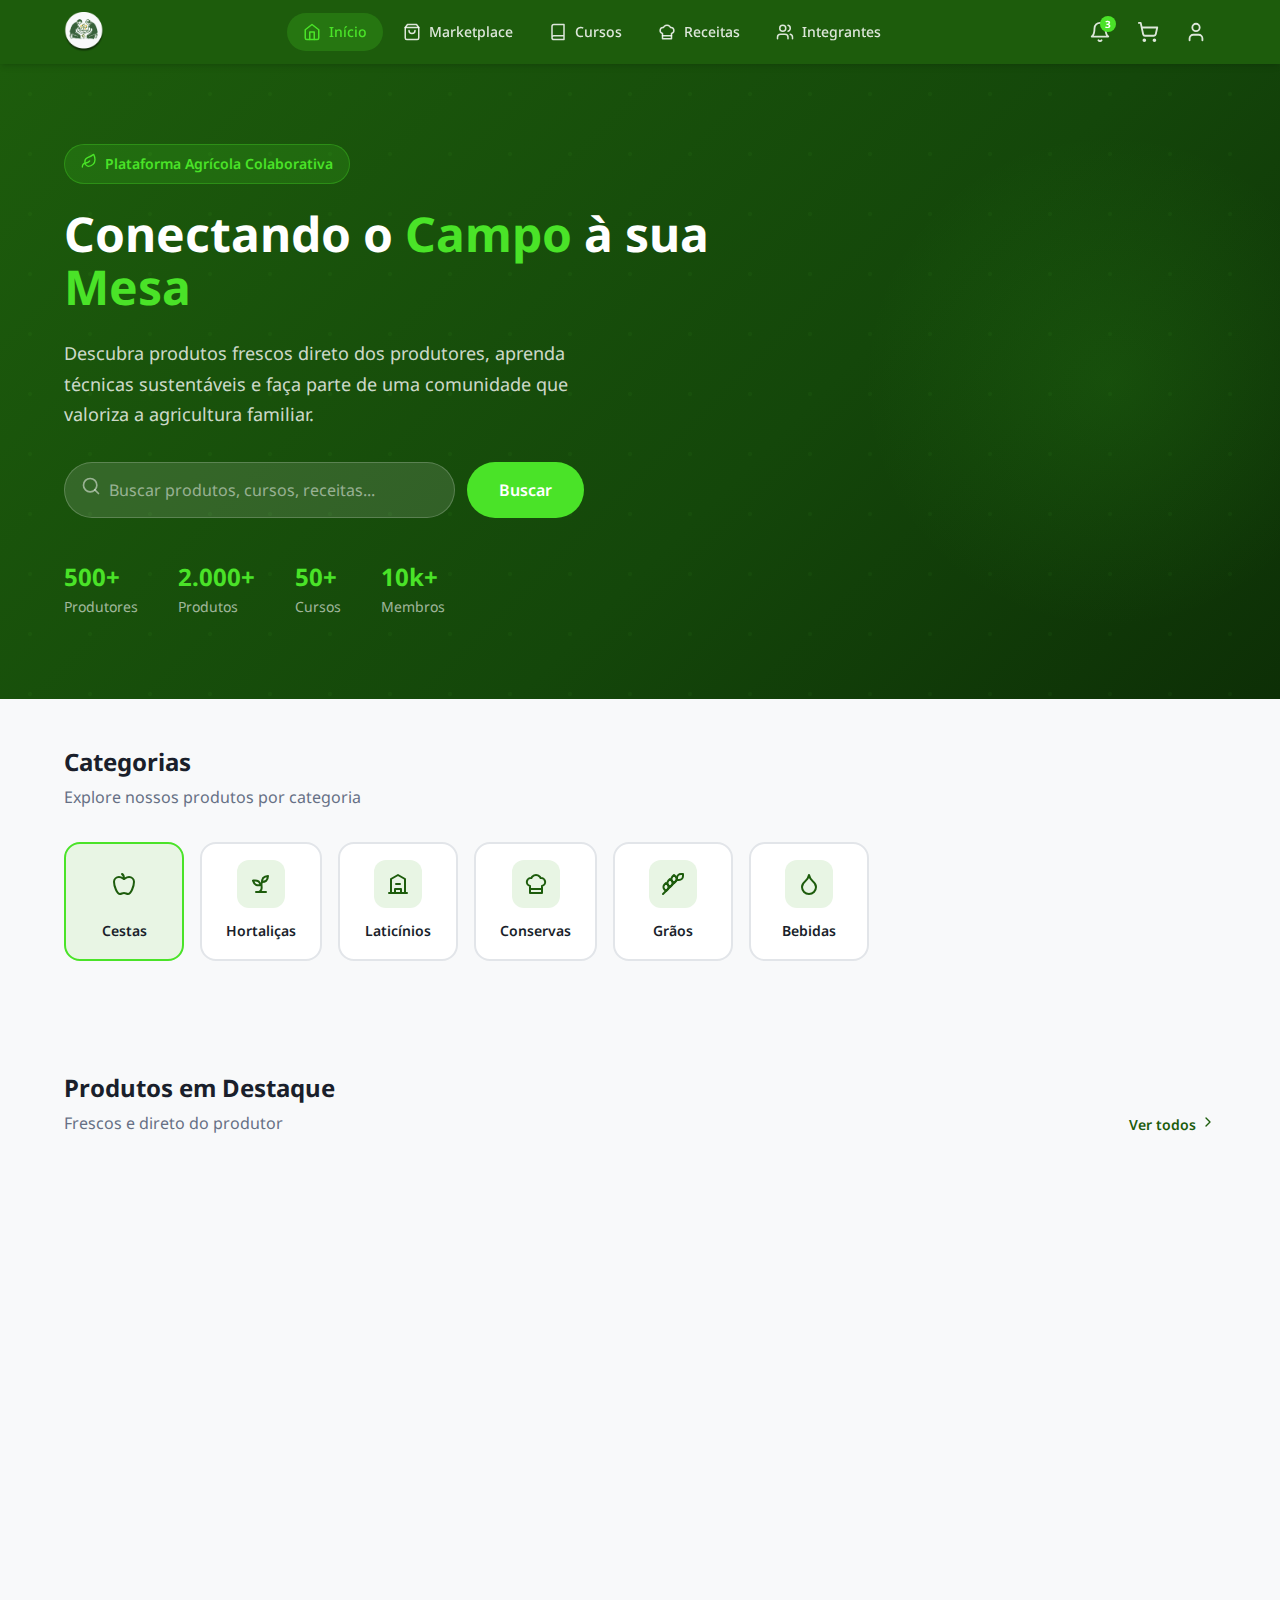
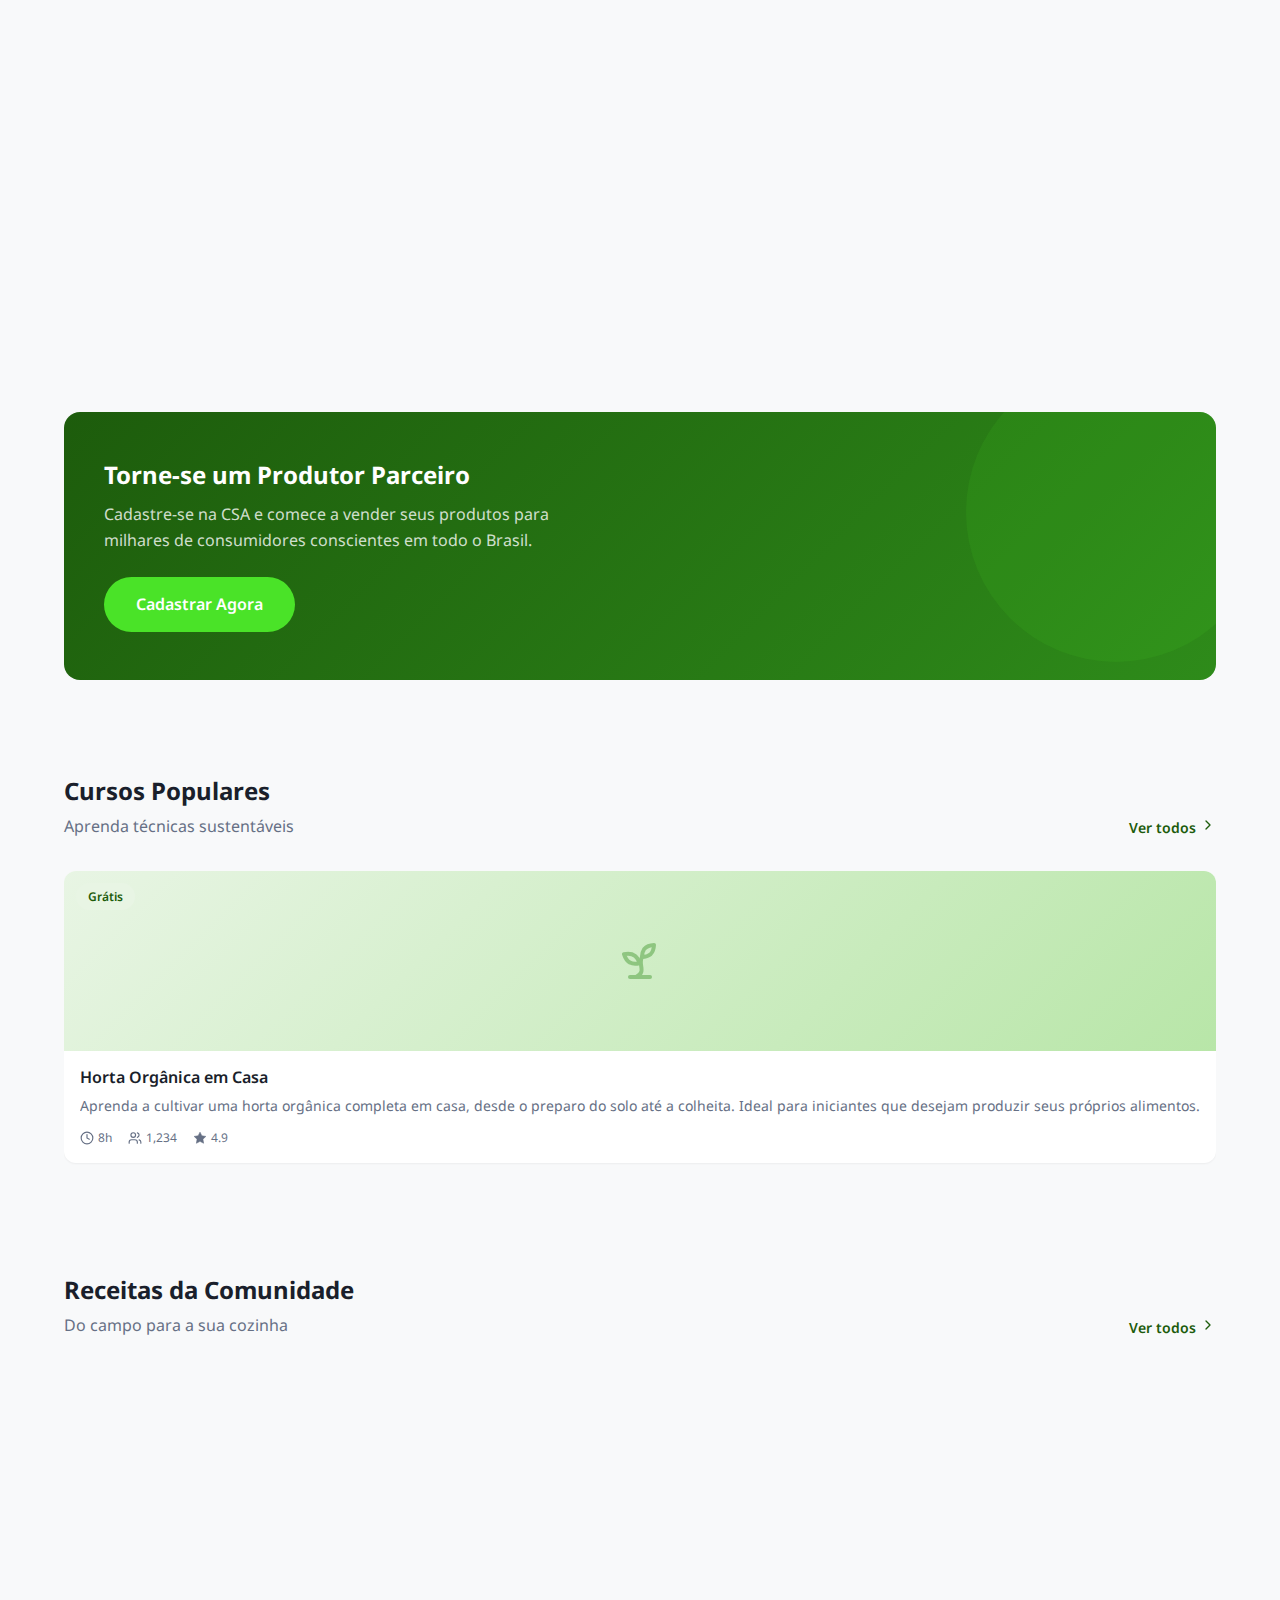
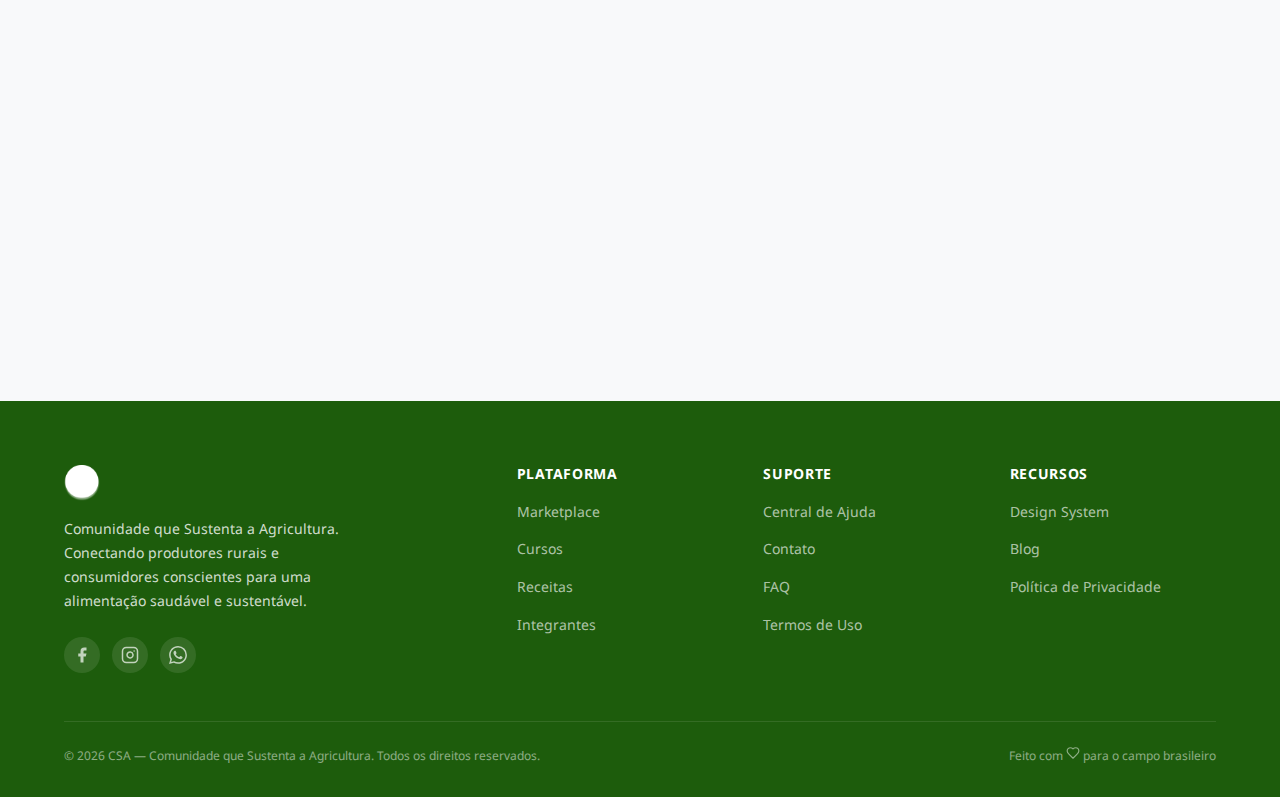
<file: index.html>
<!DOCTYPE html>
<html lang="pt-BR">
<head>
  <meta charset="UTF-8">
  <meta name="viewport" content="width=device-width, initial-scale=1.0">
  <title>CSA — Comunidade que Sustenta a Agricultura</title>
  <meta name="description" content="Plataforma agrícola conectando produtores rurais e consumidores. Marketplace, cursos, receitas e comunidade.">
  <link rel="stylesheet" href="css/variables.css?v=20260301">
  <link rel="stylesheet" href="css/styles.css?v=20260301">
  <link rel="stylesheet" href="css/icons.css?v=20260301">
  <link rel="stylesheet" href="css/components.css?v=20260301">
  <link rel="stylesheet" href="css/home.css?v=20260301">
  <link rel="stylesheet" href="css/pages.css?v=20260301">
  <link rel="stylesheet" href="css/animations.css?v=20260301">
  <link rel="icon" href="data:image/svg+xml,<svg xmlns='http://www.w3.org/2000/svg' viewBox='0 0 100 100'><text y='.9em' font-size='90'>🌱</text></svg>">
</head>
<body>

  <!-- Header (rendered by JS) -->
  <div id="app-header"></div>

  <!-- HERO SECTION -->
  <section class="hero">
    <div class="container">
      <div class="hero-content">
        <div class="hero-badge">
          <span id="hero-badge-icon"></span>
          Plataforma Agrícola Colaborativa
        </div>
        <h1>Conectando o <span>Campo</span> à sua <span>Mesa</span></h1>
        <p>Descubra produtos frescos direto dos produtores, aprenda técnicas sustentáveis e faça parte de uma comunidade que valoriza a agricultura familiar.</p>
        
        <div class="hero-search">
          <div class="input-group">
            <span class="input-icon" id="hero-search-icon"></span>
            <input type="text" placeholder="Buscar produtos, cursos, receitas...">
          </div>
          <button class="btn btn-primary btn-lg">Buscar</button>
        </div>

        <div class="hero-stats">
          <div class="hero-stat">
            <strong>500+</strong>
            <span>Produtores</span>
          </div>
          <div class="hero-stat">
            <strong>2.000+</strong>
            <span>Produtos</span>
          </div>
          <div class="hero-stat">
            <strong>50+</strong>
            <span>Cursos</span>
          </div>
          <div class="hero-stat">
            <strong>10k+</strong>
            <span>Membros</span>
          </div>
        </div>
      </div>
    </div>
    <div class="hero-decoration"></div>
  </section>

  <!-- CATEGORIES SECTION -->
  <section class="categories-section">
    <div class="container">
      <h2 class="section-title">Categorias</h2>
      <p class="section-subtitle">Explore nossos produtos por categoria</p>
      <div class="categories-row" id="categories-row"></div>
    </div>
  </section>

  <!-- FEATURED PRODUCTS -->
  <section class="products-section">
    <div class="container">
      <div class="section-header">
        <div>
          <h2 class="section-title">Produtos em Destaque</h2>
          <p class="section-subtitle" style="margin-bottom:0;">Frescos e direto do produtor</p>
        </div>
        <a href="marketplace.html" class="see-all">
          Ver todos <span id="see-all-icon-products"></span>
        </a>
      </div>
      <div class="grid grid-4" id="products-grid"></div>
    </div>
  </section>

  <!-- PROMO BANNER -->
  <section class="container">
    <div class="promo-banner">
      <div class="promo-content">
        <h3>Torne-se um Produtor Parceiro</h3>
        <p>Cadastre-se na CSA e comece a vender seus produtos para milhares de consumidores conscientes em todo o Brasil.</p>
        <a href="perfil.html" class="btn btn-primary btn-lg">Cadastrar Agora</a>
      </div>
    </div>
  </section>

  <!-- COURSES SECTION -->
  <section class="courses-section">
    <div class="container">
      <div class="section-header">
        <div>
          <h2 class="section-title">Cursos Populares</h2>
          <p class="section-subtitle" style="margin-bottom:0;">Aprenda técnicas sustentáveis</p>
        </div>
        <a href="cursos.html" class="see-all">
          Ver todos <span id="see-all-icon-courses"></span>
        </a>
      </div>
      <div class="courses-scroll" id="courses-scroll"></div>
    </div>
  </section>

  <!-- RECIPES SECTION -->
  <section class="recipes-section">
    <div class="container">
      <div class="section-header">
        <div>
          <h2 class="section-title">Receitas da Comunidade</h2>
          <p class="section-subtitle" style="margin-bottom:0;">Do campo para a sua cozinha</p>
        </div>
        <a href="receitas.html" class="see-all">
          Ver todos <span id="see-all-icon-recipes"></span>
        </a>
      </div>
      <div class="grid grid-3" id="recipes-grid"></div>
    </div>
  </section>

  <!-- Footer (rendered by JS) -->
  <div id="app-footer"></div>

  <script src="js/icons.js?v=20260301"></script>
  <script src="js/data.js?v=20260301"></script>
  <script src="js/app.js?v=20260301"></script>
  <script src="js/home.js?v=20260301"></script>
</body>
</html>
</file>
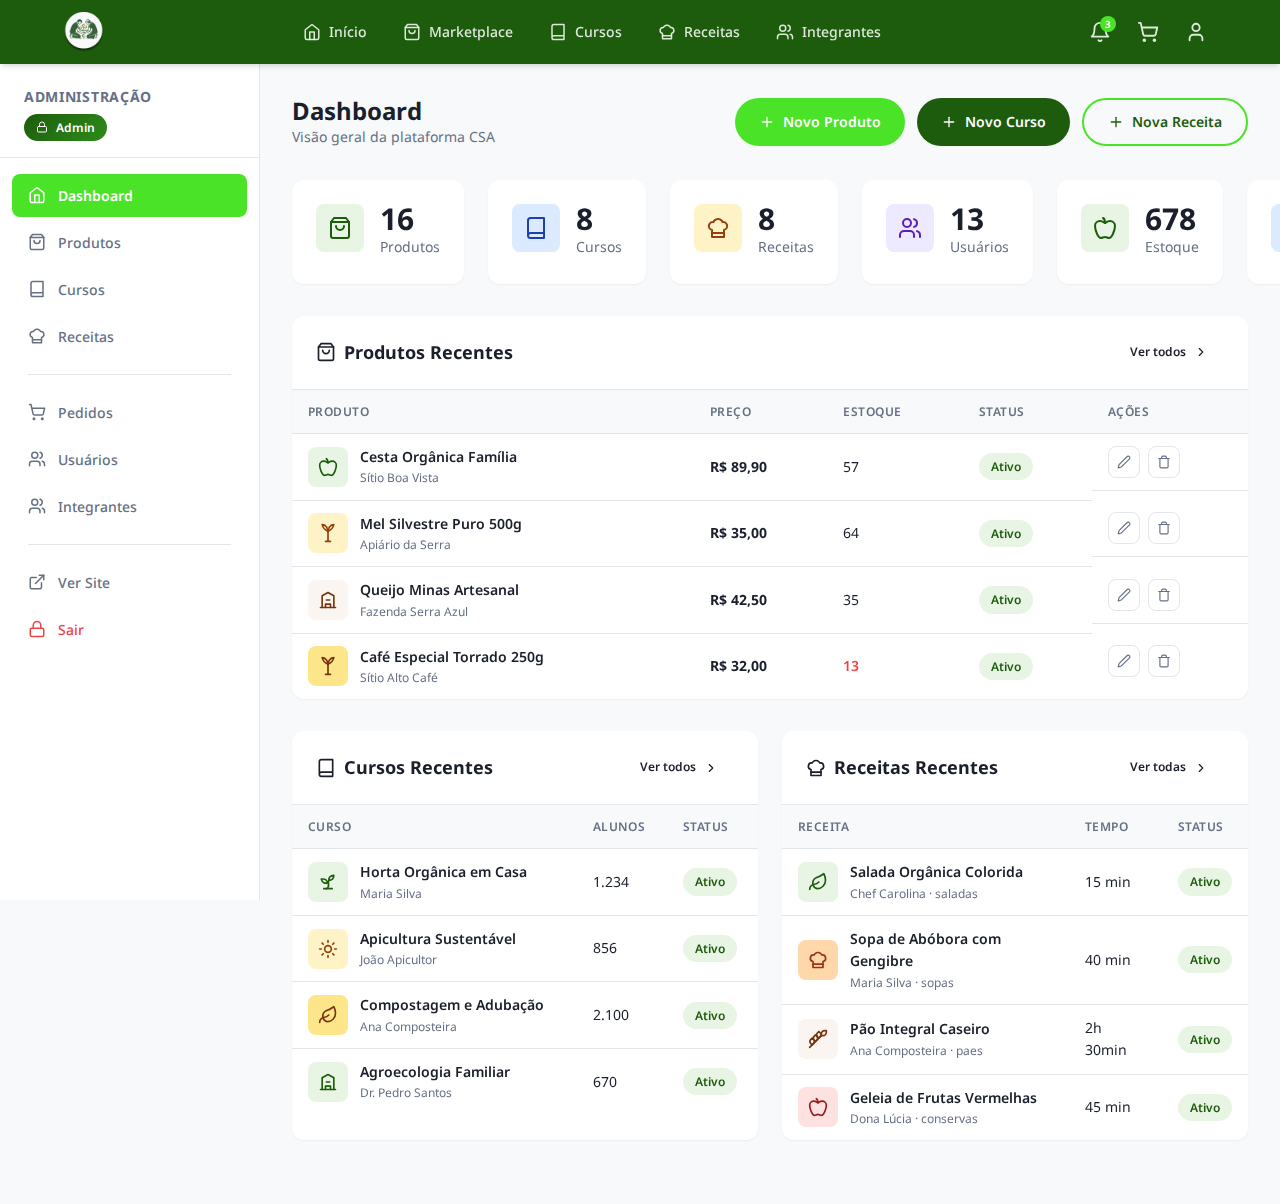
<file: admin.html>
<!DOCTYPE html>
<html lang="pt-BR">
<head>
  <meta charset="UTF-8">
  <meta name="viewport" content="width=device-width, initial-scale=1.0">
  <title>Painel Admin — CSA</title>
  <link rel="stylesheet" href="css/variables.css?v=20260301">
  <link rel="stylesheet" href="css/styles.css?v=20260301">
  <link rel="stylesheet" href="css/icons.css?v=20260301">
  <link rel="stylesheet" href="css/components.css?v=20260301">
  <link rel="stylesheet" href="css/pages.css?v=20260301">
  <link rel="stylesheet" href="css/animations.css?v=20260301">
  <link rel="stylesheet" href="css/admin.css?v=20260301">
  <link rel="icon" href="data:image/svg+xml,<svg xmlns='http://www.w3.org/2000/svg' viewBox='0 0 100 100'><text y='.9em' font-size='90'>🌱</text></svg>">
</head>
<body>
  <div id="app-header"></div>

  <div class="admin-layout" id="admin-app">
    <!-- Sidebar rendered by JS -->
    <aside class="admin-sidebar" id="admin-sidebar"></aside>
    <!-- Main content rendered by JS -->
    <main class="admin-main" id="admin-main"></main>
  </div>

  <!-- Modals -->
  <div class="admin-modal-overlay" id="modal-overlay">
    <div class="admin-modal" id="modal-container"></div>
  </div>

  <div class="lesson-editor-overlay" id="lesson-overlay">
    <div class="lesson-editor" id="lesson-container"></div>
  </div>

  <script src="js/icons.js?v=20260301"></script>
  <script src="js/data.js?v=20260301"></script>
  <script src="js/app.js?v=20260301"></script>
  <script src="js/admin-store.js?v=20260301"></script>
  <script>
    // ── Init ──
    document.getElementById('app-header').innerHTML = renderHeader('');
    initNotifications();

    // Check admin auth — auto-login for demo
    let auth = AdminStore.getAuth();
    if (!auth || auth.role !== 'admin') {
      AdminStore.setAuth({ name: 'Admin CSA', email: 'admin@csa.org.br', role: 'admin' });
      auth = AdminStore.getAuth();
    }

    // ── State ──
    let currentSection = 'dashboard';
    let editingProduct = null;
    let editingCourse = null;
    let editingLessonCtx = null; // {courseId, sectionId, lessonId}
    let editingRecipe = null;
    let editingUser = null;

    const ICON_OPTIONS = ['apple','plant','leaf','farm','seed','sun','waterDrop','wheat','recipe','tractor'];
    const GRADIENT_OPTIONS = ['green','yellow','cream','brown','orange','purple','red','blue'];
    const CATEGORY_OPTIONS = ['cestas','hortalicas','laticinios','conservas','graos','bebidas'];
    const COURSE_CATEGORY_OPTIONS = ['horta','pecuaria','solo','agroecologia','processamento','tecnologia'];
    const LEVEL_OPTIONS = ['Iniciante','Intermediário','Avançado'];
    const RECIPE_CATEGORY_OPTIONS = ['saladas','sopas','paes','conservas','pratos','bebidas','lanches','sobremesas'];
    const DIFFICULTY_OPTIONS = ['Fácil','Intermediário','Avançado'];
    const USER_ROLE_OPTIONS = ['user','admin'];
    const USER_CATEGORY_OPTIONS = ['produtor','educador','parceiro','consumidor','admin'];

    // ── Render Sidebar ──
    function renderSidebar() {
      document.getElementById('admin-sidebar').innerHTML = `
        <div class="admin-sidebar-header">
          <h3>Administração</h3>
          <div class="admin-badge">${Icons.lock(12)} Admin</div>
        </div>
        <nav class="admin-nav">
          <button class="admin-nav-item ${currentSection === 'dashboard' ? 'active' : ''}" onclick="navigateTo('dashboard')">
            ${Icons.home(18)} Dashboard
          </button>
          <button class="admin-nav-item ${currentSection === 'products' ? 'active' : ''}" onclick="navigateTo('products')">
            ${Icons.marketplace(18)} Produtos
          </button>
          <button class="admin-nav-item ${currentSection === 'courses' ? 'active' : ''}" onclick="navigateTo('courses')">
            ${Icons.course(18)} Cursos
          </button>
          <button class="admin-nav-item ${currentSection === 'recipes' ? 'active' : ''}" onclick="navigateTo('recipes')">
            ${Icons.recipe(18)} Receitas
          </button>
          <div class="admin-nav-divider"></div>
          <button class="admin-nav-item ${currentSection === 'orders' ? 'active' : ''}" onclick="navigateTo('orders')">
            ${Icons.cart(18)} Pedidos
          </button>
          <button class="admin-nav-item ${currentSection === 'users' ? 'active' : ''}" onclick="navigateTo('users')">
            ${Icons.users(18)} Usuários
          </button>
          <button class="admin-nav-item ${currentSection === 'members' ? 'active' : ''}" onclick="navigateTo('members')">
            ${Icons.members(18)} Integrantes
          </button>
          <div class="admin-nav-divider"></div>
          <button class="admin-nav-item" onclick="window.location.href='index.html'" style="color:var(--text-muted);">
            ${Icons.externalLink(18)} Ver Site
          </button>
          <button class="admin-nav-item" onclick="AdminStore.logout();window.location.href='login.html'" style="color:var(--error);">
            ${Icons.lock(18)} Sair
          </button>
        </nav>
      `;
    }

    // ── Navigation ──
    function navigateTo(section) {
      currentSection = section;
      renderSidebar();
      renderMain();
    }

    // ── Render Main Content ──
    function renderMain() {
      const main = document.getElementById('admin-main');
      switch(currentSection) {
        case 'dashboard': renderDashboard(main); break;
        case 'products':  renderProductsPage(main); break;
        case 'courses':   renderCoursesPage(main); break;
        case 'recipes':   renderRecipesPage(main); break;
        case 'orders':    renderOrdersPage(main); break;
        case 'users':     renderUsersPage(main); break;
        case 'members':   renderMembersPage(main); break;
        default:          renderDashboard(main);
      }
    }

    // ══════════════════════════════════════════════
    //  DASHBOARD
    // ══════════════════════════════════════════════
    function renderDashboard(el) {
      const products = AdminStore.getProducts();
      const courses = AdminStore.getCourses();
      const recipes = AdminStore.getRecipes();
      const users = AdminStore.getUsers();
      const activeProducts = products.filter(p => p.status === 'active').length;
      const activeCourses = courses.filter(c => c.status === 'active').length;
      const activeRecipes = recipes.filter(r => r.status === 'active').length;
      const totalStock = products.reduce((s, p) => s + (p.stock || 0), 0);
      const totalStudents = courses.reduce((s, c) => s + (c.students || 0), 0);
      const activeUsers = users.filter(u => u.status === 'active').length;

      el.innerHTML = `
        <div class="admin-topbar">
          <div>
            <h1>Dashboard</h1>
            <p style="color:var(--text-muted);font-size:var(--font-size-sm);">Visão geral da plataforma CSA</p>
          </div>
          <div class="admin-topbar-actions">
            <button class="btn btn-primary" onclick="openProductModal()">
              ${Icons.plus(16)} Novo Produto
            </button>
            <button class="btn btn-dark" onclick="openCourseModal()">
              ${Icons.plus(16)} Novo Curso
            </button>
            <button class="btn btn-outline" onclick="openRecipeModal()">
              ${Icons.plus(16)} Nova Receita
            </button>
          </div>
        </div>

        <div class="admin-stats" style="grid-template-columns:repeat(6,1fr);">
          <div class="admin-stat-card fade-in-up stagger-1">
            <div class="admin-stat-icon green">${Icons.marketplace(24)}</div>
            <div class="admin-stat-info">
              <strong>${activeProducts}</strong>
              <span>Produtos</span>
            </div>
          </div>
          <div class="admin-stat-card fade-in-up stagger-2">
            <div class="admin-stat-icon blue">${Icons.course(24)}</div>
            <div class="admin-stat-info">
              <strong>${activeCourses}</strong>
              <span>Cursos</span>
            </div>
          </div>
          <div class="admin-stat-card fade-in-up stagger-3">
            <div class="admin-stat-icon orange">${Icons.recipe(24)}</div>
            <div class="admin-stat-info">
              <strong>${activeRecipes}</strong>
              <span>Receitas</span>
            </div>
          </div>
          <div class="admin-stat-card fade-in-up stagger-4">
            <div class="admin-stat-icon purple">${Icons.users(24)}</div>
            <div class="admin-stat-info">
              <strong>${activeUsers}</strong>
              <span>Usuários</span>
            </div>
          </div>
          <div class="admin-stat-card fade-in-up stagger-5">
            <div class="admin-stat-icon green">${Icons.apple(24)}</div>
            <div class="admin-stat-info">
              <strong>${totalStock}</strong>
              <span>Estoque</span>
            </div>
          </div>
          <div class="admin-stat-card fade-in-up stagger-6">
            <div class="admin-stat-icon blue">${Icons.members(24)}</div>
            <div class="admin-stat-info">
              <strong>${totalStudents.toLocaleString('pt-BR')}</strong>
              <span>Alunos</span>
            </div>
          </div>
        </div>

        <!-- Recent Products -->
        <div class="admin-table-wrapper fade-in-up stagger-5">
          <div class="admin-table-header">
            <h3>${Icons.marketplace(20)} Produtos Recentes</h3>
            <button class="btn btn-ghost btn-sm" onclick="navigateTo('products')">Ver todos ${Icons.chevronRight(14)}</button>
          </div>
          <table class="admin-table">
            <thead>
              <tr><th>Produto</th><th>Preço</th><th>Estoque</th><th>Status</th><th>Ações</th></tr>
            </thead>
            <tbody>
              ${products.slice(0, 4).map(p => `
                <tr>
                  <td><div class="td-product"><div class="td-icon ${p.gradient || 'green'}">${Icons[p.icon] ? Icons[p.icon](20) : Icons.apple(20)}</div><div><div class="td-name">${p.name}</div><div class="td-sub">${p.producer || 'CSA'}</div></div></div></td>
                  <td><strong>${formatBRL(p.price)}</strong></td>
                  <td>${(p.stock||0) < 20 ? '<span style="color:var(--error);font-weight:600;">' + (p.stock||0) + '</span>' : (p.stock||0)}</td>
                  <td><span class="status-badge ${p.status || 'active'}">${p.status === 'draft' ? 'Rascunho' : p.status === 'inactive' ? 'Inativo' : 'Ativo'}</span></td>
                  <td class="td-actions">
                    <button class="admin-action-btn" onclick="openProductModal(${p.id})">${Icons.edit(14)}</button>
                    <button class="admin-action-btn danger" onclick="confirmDeleteProduct(${p.id})">${Icons.trash(14)}</button>
                  </td>
                </tr>
              `).join('')}
            </tbody>
          </table>
        </div>

        <div style="display:grid;grid-template-columns:1fr 1fr;gap:var(--space-6);">
        <!-- Recent Courses -->
        <div class="admin-table-wrapper fade-in-up stagger-6">
          <div class="admin-table-header">
            <h3>${Icons.course(20)} Cursos Recentes</h3>
            <button class="btn btn-ghost btn-sm" onclick="navigateTo('courses')">Ver todos ${Icons.chevronRight(14)}</button>
          </div>
          <table class="admin-table">
            <thead>
              <tr><th>Curso</th><th>Alunos</th><th>Status</th></tr>
            </thead>
            <tbody>
              ${courses.slice(0, 4).map(c => `
                <tr>
                  <td><div class="td-course"><div class="td-icon ${c.gradient || 'green'}">${Icons[c.icon] ? Icons[c.icon](20) : Icons.course(20)}</div><div><div class="td-name">${c.title}</div><div class="td-sub">${c.instructor || ''}</div></div></div></td>
                  <td>${(c.students||0).toLocaleString('pt-BR')}</td>
                  <td><span class="status-badge ${c.status || 'active'}">${c.status === 'draft' ? 'Rascunho' : 'Ativo'}</span></td>
                </tr>
              `).join('')}
            </tbody>
          </table>
        </div>

        <!-- Recent Recipes -->
        <div class="admin-table-wrapper fade-in-up stagger-7">
          <div class="admin-table-header">
            <h3>${Icons.recipe(20)} Receitas Recentes</h3>
            <button class="btn btn-ghost btn-sm" onclick="navigateTo('recipes')">Ver todas ${Icons.chevronRight(14)}</button>
          </div>
          <table class="admin-table">
            <thead>
              <tr><th>Receita</th><th>Tempo</th><th>Status</th></tr>
            </thead>
            <tbody>
              ${recipes.slice(0, 4).map(r => `
                <tr>
                  <td><div class="td-product"><div class="td-icon ${r.gradient || 'green'}">${Icons[r.icon] ? Icons[r.icon](20) : Icons.recipe(20)}</div><div><div class="td-name">${r.title}</div><div class="td-sub">${r.author || ''} · ${r.category || ''}</div></div></div></td>
                  <td>${r.time || '-'}</td>
                  <td><span class="status-badge ${r.status || 'active'}">${r.status === 'draft' ? 'Rascunho' : 'Ativo'}</span></td>
                </tr>
              `).join('')}
            </tbody>
          </table>
        </div>
        </div>
      `;
      setTimeout(initScrollAnimations, 100);
    }

    // ══════════════════════════════════════════════
    //  PRODUCTS PAGE
    // ══════════════════════════════════════════════
    function renderProductsPage(el) {
      const products = AdminStore.getProducts();
      el.innerHTML = `
        <div class="admin-topbar">
          <div>
            <h1>Produtos</h1>
            <p style="color:var(--text-muted);font-size:var(--font-size-sm);">${products.length} produtos cadastrados</p>
          </div>
          <div class="admin-topbar-actions">
            <div class="input-group" style="min-width:220px;">
              <span class="input-icon">${Icons.search(16)}</span>
              <input type="text" placeholder="Buscar produto..." id="product-search" oninput="filterProducts()">
            </div>
            <button class="btn btn-primary" onclick="openProductModal()">
              ${Icons.plus(16)} Novo Produto
            </button>
          </div>
        </div>

        <div class="admin-table-wrapper" id="products-table-wrapper">
          ${renderProductsTable(products)}
        </div>
      `;
    }

    function renderProductsTable(products) {
      if (products.length === 0) {
        return `<div class="admin-empty">
          ${Icons.marketplace(48)}
          <h3>Nenhum produto cadastrado</h3>
          <p>Comece adicionando seu primeiro produto ao marketplace.</p>
          <button class="btn btn-primary" onclick="openProductModal()">${Icons.plus(16)} Adicionar Produto</button>
        </div>`;
      }
      return `
        <table class="admin-table">
          <thead>
            <tr>
              <th>Produto</th>
              <th>Preço</th>
              <th>Estoque</th>
              <th>Categoria</th>
              <th>Avaliação</th>
              <th>Status</th>
              <th>Ações</th>
            </tr>
          </thead>
          <tbody>
            ${products.map(p => `
              <tr>
                <td>
                  <div class="td-product">
                    <div class="td-icon ${p.gradient || 'green'}">${Icons[p.icon] ? Icons[p.icon](20) : Icons.apple(20)}</div>
                    <div>
                      <div class="td-name">${p.name}</div>
                      <div class="td-sub">${p.producer || ''} · ${p.location || ''}</div>
                    </div>
                  </div>
                </td>
                <td><strong>${formatBRL(p.price)}</strong> <small style="color:var(--text-muted);">${p.unit || ''}</small></td>
                <td>${(p.stock||0) < 20 ? '<span style="color:var(--error);font-weight:600;">' + (p.stock||0) + '</span>' : (p.stock||0)}</td>
                <td><span class="badge badge-green" style="text-transform:capitalize;">${p.category || '-'}</span></td>
                <td>${renderStars(p.rating || 0)} <small style="color:var(--text-muted);">(${p.reviews || 0})</small></td>
                <td><span class="status-badge ${p.status || 'active'}">${p.status === 'draft' ? 'Rascunho' : p.status === 'inactive' ? 'Inativo' : 'Ativo'}</span></td>
                <td class="td-actions">
                  <button class="admin-action-btn" onclick="openProductModal(${p.id})" data-tooltip="Editar">${Icons.edit(14)}</button>
                  <button class="admin-action-btn" onclick="duplicateProduct(${p.id})" data-tooltip="Duplicar">${Icons.copy(14)}</button>
                  <button class="admin-action-btn danger" onclick="confirmDeleteProduct(${p.id})" data-tooltip="Excluir">${Icons.trash(14)}</button>
                </td>
              </tr>
            `).join('')}
          </tbody>
        </table>
      `;
    }

    function filterProducts() {
      const q = (document.getElementById('product-search')?.value || '').toLowerCase();
      const products = AdminStore.getProducts().filter(p =>
        p.name.toLowerCase().includes(q) ||
        (p.producer || '').toLowerCase().includes(q) ||
        (p.category || '').toLowerCase().includes(q)
      );
      document.getElementById('products-table-wrapper').innerHTML = renderProductsTable(products);
    }

    // ══════════════════════════════════════════════
    //  PRODUCT MODAL
    // ══════════════════════════════════════════════
    function openProductModal(id) {
      editingProduct = id ? AdminStore.getProducts().find(p => p.id === id) : null;
      const p = editingProduct || {};
      const isEdit = !!editingProduct;

      document.getElementById('modal-container').innerHTML = `
        <div class="admin-modal-header">
          <h2>${Icons.marketplace(22)} ${isEdit ? 'Editar Produto' : 'Novo Produto'}</h2>
          <button class="admin-action-btn" onclick="closeModal()">${Icons.close(18)}</button>
        </div>
        <div class="admin-modal-body">
          <div class="admin-tabs" id="product-tabs">
            <button class="admin-tab active" onclick="switchProductTab('info')">Informações</button>
            <button class="admin-tab" onclick="switchProductTab('details')">Detalhes</button>
            <button class="admin-tab" onclick="switchProductTab('media')">Mídia</button>
          </div>

          <!-- Info Tab -->
          <div id="product-tab-info">
            <div class="admin-form-grid">
              <div class="admin-form-group">
                <label>Nome do Produto <span class="required">*</span></label>
                <input type="text" id="p-name" value="${p.name || ''}" placeholder="Ex: Cesta Orgânica Família">
              </div>
              <div class="admin-form-group">
                <label>Produtor</label>
                <input type="text" id="p-producer" value="${p.producer || ''}" placeholder="Ex: Sítio Boa Vista">
              </div>
              <div class="admin-form-group">
                <label>Preço <span class="required">*</span></label>
                <input type="number" id="p-price" value="${p.price || ''}" placeholder="0.00" step="0.01" min="0">
              </div>
              <div class="admin-form-group">
                <label>Unidade</label>
                <select id="p-unit">
                  ${['/unid','/kg','/semana','/200g','/dz','/kit','/lt'].map(u =>
                    `<option value="${u}" ${p.unit === u ? 'selected' : ''}>${u}</option>`
                  ).join('')}
                </select>
              </div>
              <div class="admin-form-group">
                <label>Estoque Disponível <span class="required">*</span></label>
                <input type="number" id="p-stock" value="${p.stock || 0}" min="0">
              </div>
              <div class="admin-form-group">
                <label>Categoria</label>
                <select id="p-category">
                  ${CATEGORY_OPTIONS.map(c =>
                    `<option value="${c}" ${p.category === c ? 'selected' : ''}>${c.charAt(0).toUpperCase() + c.slice(1)}</option>`
                  ).join('')}
                </select>
              </div>
              <div class="admin-form-group">
                <label>Status</label>
                <select id="p-status">
                  <option value="active" ${(p.status||'active') === 'active' ? 'selected' : ''}>Ativo</option>
                  <option value="draft" ${p.status === 'draft' ? 'selected' : ''}>Rascunho</option>
                  <option value="inactive" ${p.status === 'inactive' ? 'selected' : ''}>Inativo</option>
                </select>
              </div>
              <div class="admin-form-group">
                <label>Badge / Selo</label>
                <input type="text" id="p-badge" value="${p.badge || ''}" placeholder="Ex: Orgânico, Artesanal...">
              </div>
              <div class="admin-form-group full">
                <label>Descrição</label>
                <textarea id="p-description" rows="3" placeholder="Descreva o produto em detalhes...">${p.description || ''}</textarea>
              </div>
            </div>
          </div>

          <!-- Details Tab -->
          <div id="product-tab-details" style="display:none;">
            <div class="admin-form-grid">
              <div class="admin-form-group">
                <label>Localização / Origem</label>
                <input type="text" id="p-location" value="${p.location || ''}" placeholder="Ex: Campinas-SP">
              </div>
              <div class="admin-form-group">
                <label>Avaliação (1-5)</label>
                <input type="number" id="p-rating" value="${p.rating || 4.5}" min="1" max="5" step="0.1">
              </div>
              <div class="admin-form-group">
                <label>Nº de Avaliações</label>
                <input type="number" id="p-reviews" value="${p.reviews || 0}" min="0">
              </div>
              <div class="admin-form-group">
                <label>Peso / Volume</label>
                <input type="text" id="p-weight" value="${p.weight || ''}" placeholder="Ex: 500g, 1L...">
              </div>
              <div class="admin-form-group full">
                <label>Informações Adicionais</label>
                <textarea id="p-extra" rows="3" placeholder="Informações nutricionais, modo de conservação, certificações...">${p.extra || ''}</textarea>
              </div>
            </div>
          </div>

          <!-- Media Tab -->
          <div id="product-tab-media" style="display:none;">
            <div class="admin-form-grid">
              <div class="admin-form-group">
                <label>Ícone</label>
                <div style="display:flex;gap:var(--space-2);flex-wrap:wrap;">
                  ${ICON_OPTIONS.map(ic => `
                    <button type="button" class="admin-action-btn icon-pick ${(p.icon||'apple') === ic ? 'active' : ''}" data-icon="${ic}" onclick="pickProductIcon('${ic}')" style="${(p.icon||'apple') === ic ? 'border-color:var(--green-primary);background:var(--green-light);color:var(--green-dark);' : ''}" data-tooltip="${ic}">
                      ${Icons[ic](18)}
                    </button>
                  `).join('')}
                </div>
                <input type="hidden" id="p-icon" value="${p.icon || 'apple'}">
              </div>
              <div class="admin-form-group">
                <label>Cor / Gradiente</label>
                <div style="display:flex;gap:var(--space-2);flex-wrap:wrap;">
                  ${GRADIENT_OPTIONS.map(g => `
                    <button type="button" class="admin-action-btn grad-pick" data-gradient="${g}" onclick="pickProductGradient('${g}')" style="width:32px;height:32px;border-radius:50%;${(p.gradient||'green') === g ? 'ring: 2px solid var(--green-primary);box-shadow:0 0 0 2px var(--green-primary);' : ''}" data-tooltip="${g}">
                      <div style="width:20px;height:20px;border-radius:50%;" class="img-placeholder ${g}"></div>
                    </button>
                  `).join('')}
                </div>
                <input type="hidden" id="p-gradient" value="${p.gradient || 'green'}">
              </div>
              <div class="admin-form-group full">
                <label>Imagem do Produto</label>
                <div class="file-upload-area" onclick="showToast('Upload de imagens em breve!','upload')">
                  ${Icons.upload(32)}
                  <p>Clique para fazer upload</p>
                  <span class="file-types">PNG, JPG, WEBP até 5MB</span>
                </div>
              </div>
            </div>
          </div>
        </div>
        <div class="admin-modal-footer">
          <button class="btn btn-ghost" onclick="closeModal()">Cancelar</button>
          <button class="btn btn-primary" onclick="saveProduct()">
            ${Icons.check(16)} ${isEdit ? 'Salvar Alterações' : 'Criar Produto'}
          </button>
        </div>
      `;
      openModal();
    }

    function switchProductTab(tab) {
      ['info','details','media'].forEach(t => {
        document.getElementById('product-tab-' + t).style.display = t === tab ? 'block' : 'none';
      });
      document.querySelectorAll('#product-tabs .admin-tab').forEach((btn, i) => {
        btn.classList.toggle('active', ['info','details','media'][i] === tab);
      });
    }

    function pickProductIcon(icon) {
      document.getElementById('p-icon').value = icon;
      document.querySelectorAll('.icon-pick').forEach(btn => {
        const isActive = btn.dataset.icon === icon;
        btn.style.borderColor = isActive ? 'var(--green-primary)' : '';
        btn.style.background = isActive ? 'var(--green-light)' : '';
        btn.style.color = isActive ? 'var(--green-dark)' : '';
      });
    }

    function pickProductGradient(gradient) {
      document.getElementById('p-gradient').value = gradient;
      document.querySelectorAll('.grad-pick').forEach(btn => {
        const isActive = btn.dataset.gradient === gradient;
        btn.style.boxShadow = isActive ? '0 0 0 2px var(--green-primary)' : 'none';
      });
    }

    function saveProduct() {
      const name = document.getElementById('p-name').value.trim();
      const price = parseFloat(document.getElementById('p-price').value);
      if (!name) { showToast('Informe o nome do produto!', 'close'); return; }
      if (isNaN(price) || price < 0) { showToast('Informe um preço válido!', 'close'); return; }

      const data = {
        name,
        price,
        producer: document.getElementById('p-producer').value.trim(),
        unit: document.getElementById('p-unit').value,
        stock: parseInt(document.getElementById('p-stock').value) || 0,
        category: document.getElementById('p-category').value,
        status: document.getElementById('p-status').value,
        badge: document.getElementById('p-badge').value.trim(),
        description: document.getElementById('p-description').value.trim(),
        location: document.getElementById('p-location').value.trim(),
        rating: parseFloat(document.getElementById('p-rating').value) || 4.5,
        reviews: parseInt(document.getElementById('p-reviews').value) || 0,
        weight: document.getElementById('p-weight')?.value.trim() || '',
        extra: document.getElementById('p-extra')?.value.trim() || '',
        icon: document.getElementById('p-icon').value,
        gradient: document.getElementById('p-gradient').value,
      };

      if (editingProduct) {
        AdminStore.updateProduct(editingProduct.id, data);
        showToast('Produto atualizado com sucesso!', 'check');
      } else {
        AdminStore.addProduct(data);
        showToast('Produto criado com sucesso!', 'check');
      }
      closeModal();
      renderMain();
    }

    function confirmDeleteProduct(id) {
      const p = AdminStore.getProducts().find(x => x.id === id);
      if (!p) return;
      if (confirm(`Excluir "${p.name}"? Esta ação não pode ser desfeita.`)) {
        AdminStore.deleteProduct(id);
        showToast('Produto excluído!', 'trash');
        renderMain();
      }
    }

    function duplicateProduct(id) {
      const p = AdminStore.getProducts().find(x => x.id === id);
      if (!p) return;
      AdminStore.addProduct({ ...p, name: p.name + ' (Cópia)', id: undefined, status: 'draft' });
      showToast('Produto duplicado como rascunho!', 'copy');
      renderMain();
    }

    // ══════════════════════════════════════════════
    //  COURSES PAGE
    // ══════════════════════════════════════════════
    function renderCoursesPage(el) {
      const courses = AdminStore.getCourses();
      el.innerHTML = `
        <div class="admin-topbar">
          <div>
            <h1>Cursos</h1>
            <p style="color:var(--text-muted);font-size:var(--font-size-sm);">${courses.length} cursos cadastrados</p>
          </div>
          <div class="admin-topbar-actions">
            <div class="input-group" style="min-width:220px;">
              <span class="input-icon">${Icons.search(16)}</span>
              <input type="text" placeholder="Buscar curso..." id="course-search" oninput="filterCourses()">
            </div>
            <button class="btn btn-primary" onclick="openCourseModal()">
              ${Icons.plus(16)} Novo Curso
            </button>
          </div>
        </div>

        <div class="admin-table-wrapper" id="courses-table-wrapper">
          ${renderCoursesTable(courses)}
        </div>
      `;
    }

    function renderCoursesTable(courses) {
      if (courses.length === 0) {
        return `<div class="admin-empty">
          ${Icons.course(48)}
          <h3>Nenhum curso cadastrado</h3>
          <p>Crie seu primeiro curso com capítulos e aulas.</p>
          <button class="btn btn-primary" onclick="openCourseModal()">${Icons.plus(16)} Criar Curso</button>
        </div>`;
      }
      return `
        <table class="admin-table">
          <thead>
            <tr>
              <th>Curso</th>
              <th>Preço</th>
              <th>Alunos</th>
              <th>Estrutura</th>
              <th>Status</th>
              <th>Ações</th>
            </tr>
          </thead>
          <tbody>
            ${courses.map(c => `
              <tr>
                <td>
                  <div class="td-course">
                    <div class="td-icon ${c.gradient || 'green'}">${Icons[c.icon] ? Icons[c.icon](20) : Icons.course(20)}</div>
                    <div>
                      <div class="td-name">${c.title}</div>
                      <div class="td-sub">${c.instructor || ''} · ${c.level || ''} · ${c.duration || ''}</div>
                    </div>
                  </div>
                </td>
                <td><strong>${c.price > 0 ? formatBRL(c.price) : 'Grátis'}</strong></td>
                <td>${(c.students||0).toLocaleString('pt-BR')}</td>
                <td>
                  <span style="font-size:var(--font-size-xs);">
                    ${(c.sections||[]).length} capítulos ·
                    ${(c.sections||[]).reduce((s, sec) => s + sec.lessons.length, 0)} aulas
                  </span>
                </td>
                <td><span class="status-badge ${c.status || 'active'}">${c.status === 'draft' ? 'Rascunho' : c.status === 'inactive' ? 'Inativo' : 'Ativo'}</span></td>
                <td class="td-actions">
                  <button class="admin-action-btn" onclick="openCourseModal(${c.id})" data-tooltip="Editar">${Icons.edit(14)}</button>
                  <button class="admin-action-btn danger" onclick="confirmDeleteCourse(${c.id})" data-tooltip="Excluir">${Icons.trash(14)}</button>
                </td>
              </tr>
            `).join('')}
          </tbody>
        </table>
      `;
    }

    function filterCourses() {
      const q = (document.getElementById('course-search')?.value || '').toLowerCase();
      const courses = AdminStore.getCourses().filter(c =>
        c.title.toLowerCase().includes(q) ||
        (c.instructor || '').toLowerCase().includes(q)
      );
      document.getElementById('courses-table-wrapper').innerHTML = renderCoursesTable(courses);
    }

    // ══════════════════════════════════════════════
    //  COURSE MODAL (with section/lesson builder)
    // ══════════════════════════════════════════════
    function openCourseModal(id) {
      editingCourse = id ? AdminStore.getCourses().find(c => c.id === id) : null;
      const c = editingCourse || {};
      const isEdit = !!editingCourse;

      document.getElementById('modal-container').innerHTML = `
        <div class="admin-modal-header">
          <h2>${Icons.course(22)} ${isEdit ? 'Editar Curso' : 'Novo Curso'}</h2>
          <button class="admin-action-btn" onclick="closeModal()">${Icons.close(18)}</button>
        </div>
        <div class="admin-modal-body">
          <div class="admin-tabs" id="course-tabs">
            <button class="admin-tab active" onclick="switchCourseTab('info')">Informações</button>
            <button class="admin-tab" onclick="switchCourseTab('content')">Conteúdo</button>
            <button class="admin-tab" onclick="switchCourseTab('media')">Mídia</button>
          </div>

          <!-- Info Tab -->
          <div id="course-tab-info">
            <div class="admin-form-grid">
              <div class="admin-form-group full">
                <label>Título do Curso <span class="required">*</span></label>
                <input type="text" id="c-title" value="${c.title || ''}" placeholder="Ex: Horta Orgânica em Casa">
              </div>
              <div class="admin-form-group">
                <label>Instrutor <span class="required">*</span></label>
                <input type="text" id="c-instructor" value="${c.instructor || ''}" placeholder="Nome do instrutor">
              </div>
              <div class="admin-form-group">
                <label>Iniciais do Avatar</label>
                <input type="text" id="c-avatar" value="${c.avatar || ''}" placeholder="Ex: MS" maxlength="2">
              </div>
              <div class="admin-form-group">
                <label>Preço</label>
                <input type="number" id="c-price" value="${c.price || 0}" step="0.01" min="0" placeholder="0 = Grátis">
                <span class="help-text">Use 0 para cursos gratuitos</span>
              </div>
              <div class="admin-form-group">
                <label>Duração</label>
                <input type="text" id="c-duration" value="${c.duration || ''}" placeholder="Ex: 8h, 12h">
              </div>
              <div class="admin-form-group">
                <label>Nível</label>
                <select id="c-level">
                  ${LEVEL_OPTIONS.map(l =>
                    `<option value="${l}" ${c.level === l ? 'selected' : ''}>${l}</option>`
                  ).join('')}
                </select>
              </div>
              <div class="admin-form-group">
                <label>Categoria</label>
                <select id="c-category">
                  ${COURSE_CATEGORY_OPTIONS.map(cat =>
                    `<option value="${cat}" ${c.category === cat ? 'selected' : ''}>${cat.charAt(0).toUpperCase() + cat.slice(1)}</option>`
                  ).join('')}
                </select>
              </div>
              <div class="admin-form-group">
                <label>Nº de Módulos</label>
                <input type="number" id="c-modules" value="${c.modules || 0}" min="0">
              </div>
              <div class="admin-form-group">
                <label>Status</label>
                <select id="c-status">
                  <option value="active" ${(c.status||'active') === 'active' ? 'selected' : ''}>Ativo</option>
                  <option value="draft" ${c.status === 'draft' ? 'selected' : ''}>Rascunho</option>
                  <option value="inactive" ${c.status === 'inactive' ? 'selected' : ''}>Inativo</option>
                </select>
              </div>
              <div class="admin-form-group">
                <label>Badge / Selo</label>
                <input type="text" id="c-badge" value="${c.badge || ''}" placeholder="Ex: Novo, Popular...">
              </div>
              <div class="admin-form-group full">
                <label>Descrição do Curso</label>
                <textarea id="c-description" rows="3" placeholder="Descreva o conteúdo e objetivos do curso...">${c.description || ''}</textarea>
              </div>
            </div>
          </div>

          <!-- Content Tab (Section/Lesson Builder) -->
          <div id="course-tab-content" style="display:none;">
            <div style="display:flex;align-items:center;justify-content:space-between;margin-bottom:var(--space-4);">
              <div>
                <h3 style="font-size:var(--font-size-lg);margin:0;">Estrutura do Curso</h3>
                <p style="font-size:var(--font-size-xs);color:var(--text-muted);">Organize capítulos e aulas</p>
              </div>
            </div>
            <div class="course-builder" id="course-builder">
              ${renderCourseSections(c)}
            </div>
            <button type="button" class="add-section-btn" onclick="handleAddSection()" style="margin-top:var(--space-4);">
              ${Icons.plus(16)} Adicionar Capítulo
            </button>
          </div>

          <!-- Media Tab -->
          <div id="course-tab-media" style="display:none;">
            <div class="admin-form-grid">
              <div class="admin-form-group">
                <label>Ícone</label>
                <div style="display:flex;gap:var(--space-2);flex-wrap:wrap;">
                  ${ICON_OPTIONS.map(ic => `
                    <button type="button" class="admin-action-btn cicon-pick" data-icon="${ic}" onclick="pickCourseIcon('${ic}')" style="${(c.icon||'plant') === ic ? 'border-color:var(--green-primary);background:var(--green-light);color:var(--green-dark);' : ''}" data-tooltip="${ic}">
                      ${Icons[ic](18)}
                    </button>
                  `).join('')}
                </div>
                <input type="hidden" id="c-icon" value="${c.icon || 'plant'}">
              </div>
              <div class="admin-form-group">
                <label>Cor / Gradiente</label>
                <div style="display:flex;gap:var(--space-2);flex-wrap:wrap;">
                  ${GRADIENT_OPTIONS.map(g => `
                    <button type="button" class="admin-action-btn cgrad-pick" data-gradient="${g}" onclick="pickCourseGradient('${g}')" style="width:32px;height:32px;border-radius:50%;${(c.gradient||'green') === g ? 'box-shadow:0 0 0 2px var(--green-primary);' : ''}" data-tooltip="${g}">
                      <div style="width:20px;height:20px;border-radius:50%;" class="img-placeholder ${g}"></div>
                    </button>
                  `).join('')}
                </div>
                <input type="hidden" id="c-gradient" value="${c.gradient || 'green'}">
              </div>
              <div class="admin-form-group full">
                <label>Imagem de Capa</label>
                <div class="file-upload-area" onclick="showToast('Upload de imagens em breve!','upload')">
                  ${Icons.upload(32)}
                  <p>Clique para fazer upload da capa</p>
                  <span class="file-types">PNG, JPG, WEBP até 5MB</span>
                </div>
              </div>
            </div>
          </div>
        </div>
        <div class="admin-modal-footer">
          <button class="btn btn-ghost" onclick="closeModal()">Cancelar</button>
          <button class="btn btn-primary" onclick="saveCourse()">
            ${Icons.check(16)} ${isEdit ? 'Salvar Alterações' : 'Criar Curso'}
          </button>
        </div>
      `;
      openModal();
    }

    function switchCourseTab(tab) {
      ['info','content','media'].forEach(t => {
        document.getElementById('course-tab-' + t).style.display = t === tab ? 'block' : 'none';
      });
      document.querySelectorAll('#course-tabs .admin-tab').forEach((btn, i) => {
        btn.classList.toggle('active', ['info','content','media'][i] === tab);
      });
    }

    function pickCourseIcon(icon) {
      document.getElementById('c-icon').value = icon;
      document.querySelectorAll('.cicon-pick').forEach(btn => {
        const isActive = btn.dataset.icon === icon;
        btn.style.borderColor = isActive ? 'var(--green-primary)' : '';
        btn.style.background = isActive ? 'var(--green-light)' : '';
        btn.style.color = isActive ? 'var(--green-dark)' : '';
      });
    }

    function pickCourseGradient(gradient) {
      document.getElementById('c-gradient').value = gradient;
      document.querySelectorAll('.cgrad-pick').forEach(btn => {
        const isActive = btn.dataset.gradient === gradient;
        btn.style.boxShadow = isActive ? '0 0 0 2px var(--green-primary)' : 'none';
      });
    }

    // ── Section / Lesson Builder Rendering ──
    function renderCourseSections(course) {
      const sections = course.sections || [];
      if (sections.length === 0) {
        return `<div class="admin-empty" style="padding:var(--space-8);">
          ${Icons.course(36)}
          <h3 style="font-size:var(--font-size-base);">Nenhum capítulo ainda</h3>
          <p>Adicione capítulos e aulas para estruturar seu curso.</p>
        </div>`;
      }
      return sections.map((section, si) => `
        <div class="course-section">
          <div class="course-section-header">
            <h4>
              <span style="color:var(--muted-gray);font-size:var(--font-size-xs);">≡</span>
              <span class="badge badge-green" style="font-size:10px;">Cap ${si + 1}</span>
              ${section.title}
              <small style="color:var(--text-muted);font-weight:400;margin-left:var(--space-2);">(${section.lessons.length} aula${section.lessons.length !== 1 ? 's' : ''})</small>
            </h4>
            <div class="section-actions">
              <button class="admin-action-btn" onclick="editSectionTitle(${si})" data-tooltip="Renomear">${Icons.edit(12)}</button>
              <button class="admin-action-btn danger" onclick="handleDeleteSection(${si})" data-tooltip="Excluir">${Icons.trash(12)}</button>
            </div>
          </div>
          <div class="course-section-body">
            ${section.lessons.map((lesson, li) => `
              <div class="course-lesson">
                <span class="lesson-drag">≡</span>
                <div class="lesson-icon ${lesson.type}">
                  ${lesson.type === 'video' ? Icons.eye(16) : lesson.type === 'pdf' ? Icons.download(16) : Icons.edit(16)}
                </div>
                <div class="lesson-info">
                  <span class="lesson-name">${lesson.title}</span>
                  <span class="lesson-meta">
                    ${lesson.type === 'video' ? '🎥 Vídeo' : lesson.type === 'pdf' ? '📄 PDF' : '📝 Texto'}
                    ${lesson.duration ? ' · ' + lesson.duration : ''}
                    ${lesson.transcription ? ' · Transcrição ✓' : ''}
                    ${lesson.notes ? ' · Notas ✓' : ''}
                  </span>
                </div>
                <div class="lesson-actions">
                  <button class="admin-action-btn" onclick="openLessonEditor(${si}, ${li})" data-tooltip="Editar aula">${Icons.edit(12)}</button>
                  <button class="admin-action-btn danger" onclick="handleDeleteLesson(${si}, ${li})" data-tooltip="Excluir">${Icons.trash(12)}</button>
                </div>
              </div>
            `).join('')}
            <button type="button" class="add-lesson-btn" onclick="openLessonEditor(${si}, -1)">
              ${Icons.plus(14)} Adicionar Aula
            </button>
          </div>
        </div>
      `).join('');
    }

    // Track temp sections while editing
    function getTempSections() {
      if (editingCourse && editingCourse.sections) return editingCourse.sections;
      if (!editingCourse) {
        if (!window._tempSections) window._tempSections = [];
        return window._tempSections;
      }
      return [];
    }

    function handleAddSection() {
      let sections = getTempSections();
      const newId = sections.length > 0 ? Math.max(...sections.map(s => s.id || 0)) + 1 : 1;
      const title = prompt('Nome do capítulo:', `Capítulo ${sections.length + 1}`);
      if (!title) return;
      sections.push({ id: newId, title, lessons: [] });
      if (editingCourse) editingCourse.sections = sections;
      else window._tempSections = sections;
      document.getElementById('course-builder').innerHTML = renderCourseSections({ sections });
    }

    function editSectionTitle(si) {
      let sections = getTempSections();
      const newTitle = prompt('Novo nome:', sections[si].title);
      if (!newTitle) return;
      sections[si].title = newTitle;
      document.getElementById('course-builder').innerHTML = renderCourseSections({ sections });
    }

    function handleDeleteSection(si) {
      let sections = getTempSections();
      if (!confirm(`Excluir "${sections[si].title}" e todas as suas aulas?`)) return;
      sections.splice(si, 1);
      document.getElementById('course-builder').innerHTML = renderCourseSections({ sections });
    }

    function handleDeleteLesson(si, li) {
      let sections = getTempSections();
      if (!confirm(`Excluir a aula "${sections[si].lessons[li].title}"?`)) return;
      sections[si].lessons.splice(li, 1);
      document.getElementById('course-builder').innerHTML = renderCourseSections({ sections });
    }

    // ── Lesson Editor ──
    function openLessonEditor(sectionIdx, lessonIdx) {
      const sections = getTempSections();
      const isNew = lessonIdx === -1;
      const lesson = isNew ? { title: '', type: 'video', videoUrl: '', content: '', transcription: '', notes: '', duration: '', fileName: '', fileSize: '' } : { ...sections[sectionIdx].lessons[lessonIdx] };
      editingLessonCtx = { sectionIdx, lessonIdx };

      document.getElementById('lesson-container').innerHTML = `
        <div class="admin-modal-header">
          <h2>${isNew ? Icons.plus(20) : Icons.edit(20)} ${isNew ? 'Nova Aula' : 'Editar Aula'}</h2>
          <button class="admin-action-btn" onclick="closeLessonEditor()">${Icons.close(18)}</button>
        </div>
        <div class="admin-modal-body">
          <div class="admin-form-grid">
            <div class="admin-form-group full">
              <label>Título da Aula <span class="required">*</span></label>
              <input type="text" id="l-title" value="${lesson.title}" placeholder="Ex: Introdução à compostagem">
            </div>
            <div class="admin-form-group full">
              <label>Tipo de Conteúdo</label>
              <div style="display:flex;gap:var(--space-3);">
                <label style="display:flex;align-items:center;gap:var(--space-2);padding:var(--space-3) var(--space-4);border:1px solid var(--border-light);border-radius:var(--radius-md);cursor:pointer;flex:1;font-size:var(--font-size-sm);">
                  <input type="radio" name="l-type" value="video" ${lesson.type === 'video' ? 'checked' : ''} onchange="toggleLessonType()"> 🎥 Vídeo
                </label>
                <label style="display:flex;align-items:center;gap:var(--space-2);padding:var(--space-3) var(--space-4);border:1px solid var(--border-light);border-radius:var(--radius-md);cursor:pointer;flex:1;font-size:var(--font-size-sm);">
                  <input type="radio" name="l-type" value="text" ${lesson.type === 'text' ? 'checked' : ''} onchange="toggleLessonType()"> 📝 Texto
                </label>
                <label style="display:flex;align-items:center;gap:var(--space-2);padding:var(--space-3) var(--space-4);border:1px solid var(--border-light);border-radius:var(--radius-md);cursor:pointer;flex:1;font-size:var(--font-size-sm);">
                  <input type="radio" name="l-type" value="pdf" ${lesson.type === 'pdf' ? 'checked' : ''} onchange="toggleLessonType()"> 📄 PDF
                </label>
              </div>
            </div>

            <!-- Video fields -->
            <div id="lesson-video-fields" class="admin-form-group full" style="display:${lesson.type === 'video' ? 'flex' : 'none'}; flex-direction:column; gap:var(--space-4);">
              <div class="admin-form-group">
                <label>URL do Vídeo</label>
                <input type="url" id="l-videoUrl" value="${lesson.videoUrl || ''}" placeholder="https://youtube.com/watch?v=... ou URL do vídeo">
                <span class="help-text">YouTube, Vimeo ou link direto do vídeo</span>
              </div>
              <div class="admin-form-group">
                <label>Duração</label>
                <input type="text" id="l-duration" value="${lesson.duration || ''}" placeholder="Ex: 15 min">
              </div>
              <div class="file-upload-area" onclick="showToast('Upload de vídeo em breve!','upload')" style="padding:var(--space-6);">
                ${Icons.upload(28)}
                <p>Ou faça upload do vídeo</p>
                <span class="file-types">MP4, MOV, WEBM até 500MB</span>
              </div>
            </div>

            <!-- Text fields -->
            <div id="lesson-text-fields" class="admin-form-group full" style="display:${lesson.type === 'text' ? 'flex' : 'none'}; flex-direction:column; gap:var(--space-4);">
              <div class="admin-form-group">
                <label>Conteúdo da Aula</label>
                <textarea id="l-content" rows="8" placeholder="Escreva o conteúdo da aula aqui...">${lesson.content || ''}</textarea>
              </div>
            </div>

            <!-- PDF fields -->
            <div id="lesson-pdf-fields" class="admin-form-group full" style="display:${lesson.type === 'pdf' ? 'flex' : 'none'}; flex-direction:column; gap:var(--space-4);">
              <div class="admin-form-group">
                <label>Nome do Arquivo</label>
                <input type="text" id="l-fileName" value="${lesson.fileName || ''}" placeholder="Ex: material-apoio.pdf">
              </div>
              <div class="file-upload-area" onclick="showToast('Upload de PDF em breve!','upload')">
                ${Icons.upload(28)}
                <p>Faça upload do arquivo PDF</p>
                <span class="file-types">PDF até 50MB</span>
              </div>
            </div>

            <!-- Transcription (for video & text) -->
            <div class="admin-form-group full">
              <label>${Icons.edit(14)} Transcrição</label>
              <textarea id="l-transcription" rows="4" placeholder="Cole ou digite a transcrição da aula...">${lesson.transcription || ''}</textarea>
              <span class="help-text">Transcrição completa do conteúdo falado ou escrito</span>
            </div>

            <!-- Notes -->
            <div class="admin-form-group full">
              <label>${Icons.copy(14)} Notas da Aula</label>
              <textarea id="l-notes" rows="4" placeholder="Anotações do instrutor, pontos-chave, resumos...">${lesson.notes || ''}</textarea>
              <span class="help-text">Notas de anotação para os alunos</span>
            </div>
          </div>
        </div>
        <div class="admin-modal-footer">
          <button class="btn btn-ghost" onclick="closeLessonEditor()">Cancelar</button>
          <button class="btn btn-primary" onclick="saveLesson()">
            ${Icons.check(16)} ${isNew ? 'Adicionar Aula' : 'Salvar Aula'}
          </button>
        </div>
      `;

      const overlay = document.getElementById('lesson-overlay');
      overlay.classList.add('open');
    }

    function closeLessonEditor() {
      document.getElementById('lesson-overlay').classList.remove('open');
      editingLessonCtx = null;
    }

    function toggleLessonType() {
      const type = document.querySelector('input[name="l-type"]:checked').value;
      document.getElementById('lesson-video-fields').style.display = type === 'video' ? 'flex' : 'none';
      document.getElementById('lesson-text-fields').style.display = type === 'text' ? 'flex' : 'none';
      document.getElementById('lesson-pdf-fields').style.display = type === 'pdf' ? 'flex' : 'none';
    }

    function saveLesson() {
      const title = document.getElementById('l-title').value.trim();
      if (!title) { showToast('Informe o título da aula!', 'close'); return; }

      const type = document.querySelector('input[name="l-type"]:checked').value;
      const lesson = {
        title,
        type,
        videoUrl: document.getElementById('l-videoUrl')?.value || '',
        duration: document.getElementById('l-duration')?.value || '',
        content: document.getElementById('l-content')?.value || '',
        fileName: document.getElementById('l-fileName')?.value || '',
        fileSize: '',
        transcription: document.getElementById('l-transcription')?.value || '',
        notes: document.getElementById('l-notes')?.value || '',
      };

      const { sectionIdx, lessonIdx } = editingLessonCtx;
      let sections = getTempSections();

      if (lessonIdx === -1) {
        // New lesson
        const allIds = sections.flatMap(s => s.lessons.map(l => l.id || 0));
        lesson.id = allIds.length > 0 ? Math.max(...allIds) + 1 : 1;
        sections[sectionIdx].lessons.push(lesson);
        showToast('Aula adicionada!', 'check');
      } else {
        // Update existing
        lesson.id = sections[sectionIdx].lessons[lessonIdx].id;
        sections[sectionIdx].lessons[lessonIdx] = lesson;
        showToast('Aula atualizada!', 'check');
      }

      document.getElementById('course-builder').innerHTML = renderCourseSections({ sections });
      closeLessonEditor();
    }

    function saveCourse() {
      const title = document.getElementById('c-title').value.trim();
      const instructor = document.getElementById('c-instructor').value.trim();
      if (!title) { showToast('Informe o título do curso!', 'close'); return; }
      if (!instructor) { showToast('Informe o instrutor!', 'close'); return; }

      const sections = getTempSections();

      const data = {
        title,
        instructor,
        avatar: document.getElementById('c-avatar').value.trim() || title.charAt(0),
        price: parseFloat(document.getElementById('c-price').value) || 0,
        duration: document.getElementById('c-duration').value.trim(),
        level: document.getElementById('c-level').value,
        category: document.getElementById('c-category').value,
        modules: parseInt(document.getElementById('c-modules').value) || sections.reduce((s, sec) => s + sec.lessons.length, 0),
        status: document.getElementById('c-status').value,
        badge: document.getElementById('c-badge').value.trim(),
        description: document.getElementById('c-description').value.trim(),
        icon: document.getElementById('c-icon').value,
        gradient: document.getElementById('c-gradient').value,
        sections: sections,
        students: editingCourse ? (editingCourse.students || 0) : 0,
        rating: editingCourse ? (editingCourse.rating || 4.5) : 4.5,
      };

      if (editingCourse) {
        AdminStore.updateCourse(editingCourse.id, data);
        showToast('Curso atualizado com sucesso!', 'check');
      } else {
        AdminStore.addCourse(data);
        showToast('Curso criado com sucesso!', 'check');
      }

      window._tempSections = null;
      closeModal();
      renderMain();
    }

    function confirmDeleteCourse(id) {
      const c = AdminStore.getCourses().find(x => x.id === id);
      if (!c) return;
      if (confirm(`Excluir "${c.title}"? Esta ação não pode ser desfeita.`)) {
        AdminStore.deleteCourse(id);
        showToast('Curso excluído!', 'trash');
        renderMain();
      }
    }

    // ══════════════════════════════════════════════
    //  RECIPES PAGE
    // ══════════════════════════════════════════════
    function renderRecipesPage(el) {
      const recipes = AdminStore.getRecipes();
      el.innerHTML = `
        <div class="admin-topbar">
          <div>
            <h1>Receitas</h1>
            <p style="color:var(--text-muted);font-size:var(--font-size-sm);">${recipes.length} receitas cadastradas</p>
          </div>
          <div class="admin-topbar-actions">
            <div class="input-group" style="min-width:220px;">
              <span class="input-icon">${Icons.search(16)}</span>
              <input type="text" placeholder="Buscar receita..." id="recipe-search" oninput="filterRecipes()">
            </div>
            <button class="btn btn-primary" onclick="openRecipeModal()">
              ${Icons.plus(16)} Nova Receita
            </button>
          </div>
        </div>

        <div class="admin-table-wrapper" id="recipes-table-wrapper">
          ${renderRecipesTable(recipes)}
        </div>
      `;
    }

    function renderRecipesTable(recipes) {
      if (recipes.length === 0) {
        return `<div class="admin-empty">
          ${Icons.recipe(48)}
          <h3>Nenhuma receita cadastrada</h3>
          <p>Comece adicionando sua primeira receita.</p>
          <button class="btn btn-primary" onclick="openRecipeModal()">${Icons.plus(16)} Adicionar Receita</button>
        </div>`;
      }
      return `
        <table class="admin-table">
          <thead>
            <tr>
              <th>Receita</th>
              <th>Tempo</th>
              <th>Dificuldade</th>
              <th>Porções</th>
              <th>Categoria</th>
              <th>Status</th>
              <th>Ações</th>
            </tr>
          </thead>
          <tbody>
            ${recipes.map(r => `
              <tr>
                <td>
                  <div class="td-product">
                    <div class="td-icon ${r.gradient || 'green'}">${Icons[r.icon] ? Icons[r.icon](20) : Icons.recipe(20)}</div>
                    <div>
                      <div class="td-name">${r.title}</div>
                      <div class="td-sub">${r.author || ''}</div>
                    </div>
                  </div>
                </td>
                <td>${r.time || '-'}</td>
                <td><span class="badge badge-green">${r.difficulty || '-'}</span></td>
                <td>${r.serves || '-'} porções</td>
                <td><span class="badge badge-info" style="text-transform:capitalize;">${r.category || '-'}</span></td>
                <td><span class="status-badge ${r.status || 'active'}">${r.status === 'draft' ? 'Rascunho' : r.status === 'inactive' ? 'Inativo' : 'Ativo'}</span></td>
                <td class="td-actions">
                  <button class="admin-action-btn" onclick="openRecipeModal(${r.id})">${Icons.edit(14)}</button>
                  <button class="admin-action-btn" onclick="duplicateRecipe(${r.id})">${Icons.copy(14)}</button>
                  <button class="admin-action-btn danger" onclick="confirmDeleteRecipe(${r.id})">${Icons.trash(14)}</button>
                </td>
              </tr>
            `).join('')}
          </tbody>
        </table>
      `;
    }

    function filterRecipes() {
      const q = (document.getElementById('recipe-search')?.value || '').toLowerCase();
      const recipes = AdminStore.getRecipes().filter(r =>
        r.title.toLowerCase().includes(q) ||
        (r.author || '').toLowerCase().includes(q) ||
        (r.category || '').toLowerCase().includes(q)
      );
      document.getElementById('recipes-table-wrapper').innerHTML = renderRecipesTable(recipes);
    }

    // ══════════════════════════════════════════════
    //  RECIPE MODAL
    // ══════════════════════════════════════════════
    function openRecipeModal(id) {
      editingRecipe = id ? AdminStore.getRecipes().find(r => r.id === id) : null;
      const r = editingRecipe || {};
      const isEdit = !!editingRecipe;
      const ingredientsList = (r.ingredients || []).join('\n');

      document.getElementById('modal-container').innerHTML = `
        <div class="admin-modal-header">
          <h2>${Icons.recipe(22)} ${isEdit ? 'Editar Receita' : 'Nova Receita'}</h2>
          <button class="admin-action-btn" onclick="closeModal()">${Icons.close(18)}</button>
        </div>
        <div class="admin-modal-body">
          <div class="admin-tabs" id="recipe-tabs">
            <button class="admin-tab active" onclick="switchRecipeTab('info')">Informações</button>
            <button class="admin-tab" onclick="switchRecipeTab('content')">Conteúdo</button>
            <button class="admin-tab" onclick="switchRecipeTab('media')">Mídia</button>
          </div>

          <!-- Info Tab -->
          <div id="recipe-tab-info">
            <div class="admin-form-grid">
              <div class="admin-form-group full">
                <label>Título da Receita <span class="required">*</span></label>
                <input type="text" id="r-title" value="${r.title || ''}" placeholder="Ex: Salada Orgânica Colorida">
              </div>
              <div class="admin-form-group">
                <label>Autor <span class="required">*</span></label>
                <input type="text" id="r-author" value="${r.author || ''}" placeholder="Ex: Chef Carolina">
              </div>
              <div class="admin-form-group">
                <label>Tempo de Preparo</label>
                <input type="text" id="r-time" value="${r.time || ''}" placeholder="Ex: 30 min, 1h 15min">
              </div>
              <div class="admin-form-group">
                <label>Dificuldade</label>
                <select id="r-difficulty">
                  ${DIFFICULTY_OPTIONS.map(d =>
                    `<option value="${d}" ${r.difficulty === d ? 'selected' : ''}>${d}</option>`
                  ).join('')}
                </select>
              </div>
              <div class="admin-form-group">
                <label>Porções</label>
                <input type="number" id="r-serves" value="${r.serves || 4}" min="1">
              </div>
              <div class="admin-form-group">
                <label>Categoria</label>
                <select id="r-category">
                  ${RECIPE_CATEGORY_OPTIONS.map(c =>
                    `<option value="${c}" ${r.category === c ? 'selected' : ''}>${c.charAt(0).toUpperCase() + c.slice(1)}</option>`
                  ).join('')}
                </select>
              </div>
              <div class="admin-form-group">
                <label>Status</label>
                <select id="r-status">
                  <option value="active" ${(r.status||'active') === 'active' ? 'selected' : ''}>Ativo</option>
                  <option value="draft" ${r.status === 'draft' ? 'selected' : ''}>Rascunho</option>
                  <option value="inactive" ${r.status === 'inactive' ? 'selected' : ''}>Inativo</option>
                </select>
              </div>
              <div class="admin-form-group full">
                <label>Descrição</label>
                <textarea id="r-description" rows="3" placeholder="Uma breve descrição da receita...">${r.description || ''}</textarea>
              </div>
            </div>
          </div>

          <!-- Content Tab -->
          <div id="recipe-tab-content" style="display:none;">
            <div class="admin-form-grid">
              <div class="admin-form-group full">
                <label>${Icons.apple(14)} Ingredientes (um por linha)</label>
                <textarea id="r-ingredients" rows="8" placeholder="Mix de folhas orgânicas\\nTomate cereja\\nCenoura\\nAzeite extra virgem...">${ingredientsList}</textarea>
                <span class="help-text">Adicione cada ingrediente em uma nova linha</span>
              </div>
              <div class="admin-form-group full">
                <label>${Icons.edit(14)} Modo de Preparo</label>
                <textarea id="r-instructions" rows="10" placeholder="1. Lave e corte os vegetais...\\n2. Em uma panela...\\n3. Sirva quente...">${r.instructions || ''}</textarea>
                <span class="help-text">Descreva o passo a passo da receita</span>
              </div>
              <div class="admin-form-group full">
                <label>${Icons.copy(14)} Dicas e Notas</label>
                <textarea id="r-tips" rows="3" placeholder="Dicas extras, substituições, variações...">${r.tips || ''}</textarea>
              </div>
            </div>
          </div>

          <!-- Media Tab -->
          <div id="recipe-tab-media" style="display:none;">
            <div class="admin-form-grid">
              <div class="admin-form-group">
                <label>Ícone</label>
                <div style="display:flex;gap:var(--space-2);flex-wrap:wrap;">
                  ${ICON_OPTIONS.map(ic => `
                    <button type="button" class="admin-action-btn ricon-pick" data-icon="${ic}" onclick="pickRecipeIcon('${ic}')" style="${(r.icon||'recipe') === ic ? 'border-color:var(--green-primary);background:var(--green-light);color:var(--green-dark);' : ''}">
                      ${Icons[ic](18)}
                    </button>
                  `).join('')}
                </div>
                <input type="hidden" id="r-icon" value="${r.icon || 'recipe'}">
              </div>
              <div class="admin-form-group">
                <label>Cor / Gradiente</label>
                <div style="display:flex;gap:var(--space-2);flex-wrap:wrap;">
                  ${GRADIENT_OPTIONS.map(g => `
                    <button type="button" class="admin-action-btn rgrad-pick" data-gradient="${g}" onclick="pickRecipeGradient('${g}')" style="width:32px;height:32px;border-radius:50%;${(r.gradient||'green') === g ? 'box-shadow:0 0 0 2px var(--green-primary);' : ''}">
                      <div style="width:20px;height:20px;border-radius:50%;" class="img-placeholder ${g}"></div>
                    </button>
                  `).join('')}
                </div>
                <input type="hidden" id="r-gradient" value="${r.gradient || 'green'}">
              </div>
              <div class="admin-form-group full">
                <label>Foto da Receita</label>
                <div class="file-upload-area" onclick="showToast('Upload de imagens em breve!','upload')">
                  ${Icons.upload(32)}
                  <p>Clique para fazer upload</p>
                  <span class="file-types">PNG, JPG, WEBP até 5MB</span>
                </div>
              </div>
            </div>
          </div>
        </div>
        <div class="admin-modal-footer">
          <button class="btn btn-ghost" onclick="closeModal()">Cancelar</button>
          <button class="btn btn-primary" onclick="saveRecipe()">
            ${Icons.check(16)} ${isEdit ? 'Salvar Alterações' : 'Criar Receita'}
          </button>
        </div>
      `;
      openModal();
    }

    function switchRecipeTab(tab) {
      ['info','content','media'].forEach(t => {
        document.getElementById('recipe-tab-' + t).style.display = t === tab ? 'block' : 'none';
      });
      document.querySelectorAll('#recipe-tabs .admin-tab').forEach((btn, i) => {
        btn.classList.toggle('active', ['info','content','media'][i] === tab);
      });
    }

    function pickRecipeIcon(icon) {
      document.getElementById('r-icon').value = icon;
      document.querySelectorAll('.ricon-pick').forEach(btn => {
        const isActive = btn.dataset.icon === icon;
        btn.style.borderColor = isActive ? 'var(--green-primary)' : '';
        btn.style.background = isActive ? 'var(--green-light)' : '';
        btn.style.color = isActive ? 'var(--green-dark)' : '';
      });
    }

    function pickRecipeGradient(gradient) {
      document.getElementById('r-gradient').value = gradient;
      document.querySelectorAll('.rgrad-pick').forEach(btn => {
        const isActive = btn.dataset.gradient === gradient;
        btn.style.boxShadow = isActive ? '0 0 0 2px var(--green-primary)' : 'none';
      });
    }

    function saveRecipe() {
      const title = document.getElementById('r-title').value.trim();
      const author = document.getElementById('r-author').value.trim();
      if (!title) { showToast('Informe o título da receita!', 'close'); return; }
      if (!author) { showToast('Informe o autor da receita!', 'close'); return; }

      const ingredientsRaw = document.getElementById('r-ingredients').value.trim();
      const ingredients = ingredientsRaw ? ingredientsRaw.split('\n').map(s => s.trim()).filter(Boolean) : [];

      const data = {
        title,
        author,
        time: document.getElementById('r-time').value.trim(),
        difficulty: document.getElementById('r-difficulty').value,
        serves: parseInt(document.getElementById('r-serves').value) || 4,
        category: document.getElementById('r-category').value,
        status: document.getElementById('r-status').value,
        description: document.getElementById('r-description').value.trim(),
        ingredients,
        instructions: document.getElementById('r-instructions')?.value.trim() || '',
        tips: document.getElementById('r-tips')?.value.trim() || '',
        icon: document.getElementById('r-icon').value,
        gradient: document.getElementById('r-gradient').value,
      };

      if (editingRecipe) {
        AdminStore.updateRecipe(editingRecipe.id, data);
        showToast('Receita atualizada com sucesso!', 'check');
      } else {
        AdminStore.addRecipe(data);
        showToast('Receita criada com sucesso!', 'check');
      }
      closeModal();
      renderMain();
    }

    function confirmDeleteRecipe(id) {
      const r = AdminStore.getRecipes().find(x => x.id === id);
      if (!r) return;
      if (confirm(`Excluir "${r.title}"? Esta ação não pode ser desfeita.`)) {
        AdminStore.deleteRecipe(id);
        showToast('Receita excluída!', 'trash');
        renderMain();
      }
    }

    function duplicateRecipe(id) {
      const r = AdminStore.getRecipes().find(x => x.id === id);
      if (!r) return;
      AdminStore.addRecipe({ ...r, title: r.title + ' (Cópia)', id: undefined, status: 'draft' });
      showToast('Receita duplicada como rascunho!', 'copy');
      renderMain();
    }

    // ══════════════════════════════════════════════
    //  ORDERS PAGE (placeholder)
    // ══════════════════════════════════════════════
    function renderOrdersPage(el) {
      const orders = [
        { id: 1042, customer: 'André Machado', date: '15/01/2025', items: 3, total: 187.40, status: 'Enviado', statusColor: 'badge-info' },
        { id: 1041, customer: 'Maria silva', date: '08/01/2025', items: 5, total: 256.80, status: 'Entregue', statusColor: 'badge-green' },
        { id: 1040, customer: 'João Souza', date: '05/01/2025', items: 2, total: 89.90, status: 'Entregue', statusColor: 'badge-green' },
        { id: 1039, customer: 'Ana Pereira', date: '02/01/2025', items: 7, total: 345.60, status: 'Entregue', statusColor: 'badge-green' },
        { id: 1038, customer: 'Carlos Ribeiro', date: '28/12/2024', items: 1, total: 42.50, status: 'Entregue', statusColor: 'badge-green' },
      ];
      el.innerHTML = `
        <div class="admin-topbar">
          <h1>Pedidos</h1>
        </div>
        <div class="admin-table-wrapper">
          <table class="admin-table">
            <thead>
              <tr><th>#</th><th>Cliente</th><th>Data</th><th>Itens</th><th>Total</th><th>Status</th></tr>
            </thead>
            <tbody>
              ${orders.map(o => `
                <tr>
                  <td><strong>#${o.id}</strong></td>
                  <td>${o.customer}</td>
                  <td>${o.date}</td>
                  <td>${o.items}</td>
                  <td><strong>${formatBRL(o.total)}</strong></td>
                  <td><span class="badge ${o.statusColor}">${o.status}</span></td>
                </tr>
              `).join('')}
            </tbody>
          </table>
        </div>
      `;
    }

    // ══════════════════════════════════════════════
    //  USERS MANAGEMENT PAGE
    // ══════════════════════════════════════════════
    function renderUsersPage(el) {
      const users = AdminStore.getUsers();
      el.innerHTML = `
        <div class="admin-topbar">
          <div>
            <h1>Usuários</h1>
            <p style="color:var(--text-muted);font-size:var(--font-size-sm);">${users.length} usuários cadastrados · ${users.filter(u => u.userRole === 'admin').length} admins</p>
          </div>
          <div class="admin-topbar-actions">
            <div class="input-group" style="min-width:220px;">
              <span class="input-icon">${Icons.search(16)}</span>
              <input type="text" placeholder="Buscar usuário..." id="user-search" oninput="filterUsers()">
            </div>
            <select id="user-filter-role" onchange="filterUsers()" style="padding:var(--space-2) var(--space-4);border:1px solid var(--border-light);border-radius:var(--radius-full);background:var(--white);font-size:var(--font-size-sm);cursor:pointer;">
              <option value="">Todos os perfis</option>
              <option value="admin">Administradores</option>
              <option value="user">Usuários</option>
            </select>
            <button class="btn btn-primary" onclick="openUserModal()">
              ${Icons.plus(16)} Novo Usuário
            </button>
          </div>
        </div>

        <div class="admin-table-wrapper" id="users-table-wrapper">
          ${renderUsersTable(users)}
        </div>
      `;
    }

    function renderUsersTable(users) {
      if (users.length === 0) {
        return `<div class="admin-empty">
          ${Icons.users(48)}
          <h3>Nenhum usuário cadastrado</h3>
          <p>Adicione o primeiro usuário à plataforma.</p>
          <button class="btn btn-primary" onclick="openUserModal()">${Icons.plus(16)} Adicionar Usuário</button>
        </div>`;
      }
      return `
        <table class="admin-table">
          <thead>
            <tr>
              <th>Usuário</th>
              <th>E-mail</th>
              <th>Função</th>
              <th>Tipo</th>
              <th>Localização</th>
              <th>Status</th>
              <th>Ações</th>
            </tr>
          </thead>
          <tbody>
            ${users.map(u => `
              <tr>
                <td>
                  <div class="td-product">
                    <div style="width:36px;height:36px;border-radius:50%;background:${u.userRole === 'admin' ? 'var(--green-primary)' : 'var(--green-light)'};display:flex;align-items:center;justify-content:center;font-weight:700;font-size:var(--font-size-xs);color:${u.userRole === 'admin' ? 'var(--white)' : 'var(--green-dark)'};">${u.avatar || u.name.charAt(0)}</div>
                    <div>
                      <div class="td-name">${u.name}</div>
                      <div class="td-sub">Desde ${u.createdAt || '-'}</div>
                    </div>
                  </div>
                </td>
                <td style="font-size:var(--font-size-sm);">${u.email || '-'}</td>
                <td style="font-size:var(--font-size-sm);">${u.role || '-'}</td>
                <td><span class="badge ${u.userRole === 'admin' ? 'badge-warning' : 'badge-green'}">${u.userRole === 'admin' ? '🔒 Admin' : '👤 Usuário'}</span></td>
                <td style="font-size:var(--font-size-sm);">${u.location || '-'}</td>
                <td><span class="status-badge ${u.status || 'active'}">${u.status === 'blocked' ? 'Bloqueado' : u.status === 'inactive' ? 'Inativo' : 'Ativo'}</span></td>
                <td class="td-actions">
                  <button class="admin-action-btn" onclick="openUserModal(${u.id})">${Icons.edit(14)}</button>
                  ${u.userRole !== 'admin' ? `<button class="admin-action-btn danger" onclick="confirmDeleteUser(${u.id})">${Icons.trash(14)}</button>` : ''}
                </td>
              </tr>
            `).join('')}
          </tbody>
        </table>
      `;
    }

    function filterUsers() {
      const q = (document.getElementById('user-search')?.value || '').toLowerCase();
      const roleFilter = document.getElementById('user-filter-role')?.value || '';
      let users = AdminStore.getUsers();
      if (q) {
        users = users.filter(u =>
          u.name.toLowerCase().includes(q) ||
          (u.email || '').toLowerCase().includes(q) ||
          (u.role || '').toLowerCase().includes(q) ||
          (u.location || '').toLowerCase().includes(q)
        );
      }
      if (roleFilter) {
        users = users.filter(u => u.userRole === roleFilter);
      }
      document.getElementById('users-table-wrapper').innerHTML = renderUsersTable(users);
    }

    // ══════════════════════════════════════════════
    //  USER MODAL
    // ══════════════════════════════════════════════
    function openUserModal(id) {
      editingUser = id ? AdminStore.getUsers().find(u => u.id === id) : null;
      const u = editingUser || {};
      const isEdit = !!editingUser;

      document.getElementById('modal-container').innerHTML = `
        <div class="admin-modal-header">
          <h2>${Icons.profile(22)} ${isEdit ? 'Editar Usuário' : 'Novo Usuário'}</h2>
          <button class="admin-action-btn" onclick="closeModal()">${Icons.close(18)}</button>
        </div>
        <div class="admin-modal-body">
          <div class="admin-form-grid">
            <div class="admin-form-group">
              <label>Nome Completo <span class="required">*</span></label>
              <input type="text" id="u-name" value="${u.name || ''}" placeholder="Nome do usuário">
            </div>
            <div class="admin-form-group">
              <label>E-mail <span class="required">*</span></label>
              <input type="email" id="u-email" value="${u.email || ''}" placeholder="email@exemplo.com">
            </div>
            <div class="admin-form-group">
              <label>Função / Cargo</label>
              <input type="text" id="u-role" value="${u.role || ''}" placeholder="Ex: Produtor, Educador...">
            </div>
            <div class="admin-form-group">
              <label>Localização</label>
              <input type="text" id="u-location" value="${u.location || ''}" placeholder="Ex: Campinas-SP">
            </div>
            <div class="admin-form-group">
              <label>Iniciais do Avatar</label>
              <input type="text" id="u-avatar" value="${u.avatar || ''}" placeholder="Ex: MS" maxlength="3">
            </div>
            <div class="admin-form-group">
              <label>Tipo de Perfil</label>
              <select id="u-userRole">
                <option value="user" ${(u.userRole||'user') === 'user' ? 'selected' : ''}>Usuário</option>
                <option value="admin" ${u.userRole === 'admin' ? 'selected' : ''}>Administrador</option>
              </select>
            </div>
            <div class="admin-form-group">
              <label>Categoria</label>
              <select id="u-category">
                ${USER_CATEGORY_OPTIONS.map(c =>
                  `<option value="${c}" ${u.category === c ? 'selected' : ''}>${c.charAt(0).toUpperCase() + c.slice(1)}</option>`
                ).join('')}
              </select>
            </div>
            <div class="admin-form-group">
              <label>Status</label>
              <select id="u-status">
                <option value="active" ${(u.status||'active') === 'active' ? 'selected' : ''}>Ativo</option>
                <option value="inactive" ${u.status === 'inactive' ? 'selected' : ''}>Inativo</option>
                <option value="blocked" ${u.status === 'blocked' ? 'selected' : ''}>Bloqueado</option>
              </select>
            </div>
            <div class="admin-form-group full">
              <label>Bio / Descrição</label>
              <textarea id="u-bio" rows="3" placeholder="Breve descrição do usuário...">${u.bio || ''}</textarea>
            </div>
            <div class="admin-form-group full">
              <label>Especialidades (separadas por vírgula)</label>
              <input type="text" id="u-specialties" value="${(u.specialties || []).join(', ')}" placeholder="Ex: Hortaliças, Educação Ambiental, Mel...">
            </div>
            ${!isEdit ? `
            <div class="admin-form-group">
              <label>Senha Inicial</label>
              <input type="password" id="u-password" placeholder="Mínimo 8 caracteres" minlength="8">
            </div>
            ` : ''}
          </div>
        </div>
        <div class="admin-modal-footer">
          <button class="btn btn-ghost" onclick="closeModal()">Cancelar</button>
          <button class="btn btn-primary" onclick="saveUser()">
            ${Icons.check(16)} ${isEdit ? 'Salvar Alterações' : 'Criar Usuário'}
          </button>
        </div>
      `;
      openModal();
    }

    function saveUser() {
      const name = document.getElementById('u-name').value.trim();
      const email = document.getElementById('u-email').value.trim();
      if (!name) { showToast('Informe o nome do usuário!', 'close'); return; }
      if (!email) { showToast('Informe o e-mail!', 'close'); return; }

      const specialtiesRaw = document.getElementById('u-specialties').value.trim();
      const specialties = specialtiesRaw ? specialtiesRaw.split(',').map(s => s.trim()).filter(Boolean) : [];

      const data = {
        name,
        email,
        role: document.getElementById('u-role').value.trim(),
        location: document.getElementById('u-location').value.trim(),
        avatar: document.getElementById('u-avatar').value.trim() || name.split(' ').map(w => w[0]).join('').substring(0, 2).toUpperCase(),
        userRole: document.getElementById('u-userRole').value,
        category: document.getElementById('u-category').value,
        status: document.getElementById('u-status').value,
        bio: document.getElementById('u-bio').value.trim(),
        specialties,
      };

      if (editingUser) {
        AdminStore.updateUser(editingUser.id, data);
        showToast('Usuário atualizado com sucesso!', 'check');
      } else {
        AdminStore.addUser(data);
        showToast('Usuário criado com sucesso!', 'check');
      }
      closeModal();
      renderMain();
    }

    function confirmDeleteUser(id) {
      const u = AdminStore.getUsers().find(x => x.id === id);
      if (!u) return;
      if (u.userRole === 'admin') {
        showToast('Não é possível excluir administradores!', 'close');
        return;
      }
      if (confirm(`Excluir o usuário "${u.name}"? Esta ação não pode ser desfeita.`)) {
        AdminStore.deleteUser(id);
        showToast('Usuário excluído!', 'trash');
        renderMain();
      }
    }

    function toggleUserStatus(id) {
      const u = AdminStore.getUsers().find(x => x.id === id);
      if (!u) return;
      const newStatus = u.status === 'active' ? 'blocked' : 'active';
      AdminStore.updateUser(id, { status: newStatus });
      showToast(`Usuário ${newStatus === 'active' ? 'ativado' : 'bloqueado'}!`, newStatus === 'active' ? 'check' : 'lock');
      renderMain();
    }

    // ══════════════════════════════════════════════
    //  MEMBERS PAGE (read-only view)
    // ══════════════════════════════════════════════
    function renderMembersPage(el) {
      const members = window.MEMBERS || [];
      el.innerHTML = `
        <div class="admin-topbar">
          <h1>Integrantes</h1>
        </div>
        <div class="admin-table-wrapper">
          <table class="admin-table">
            <thead>
              <tr><th>Membro</th><th>Função</th><th>Localização</th><th>Categoria</th><th>Anos</th></tr>
            </thead>
            <tbody>
              ${members.map(m => `
                <tr>
                  <td>
                    <div class="td-product">
                      <div style="width:36px;height:36px;border-radius:50%;background:var(--green-light);display:flex;align-items:center;justify-content:center;font-weight:700;font-size:var(--font-size-xs);color:var(--green-dark);">${m.avatar}</div>
                      <strong>${m.name}</strong>
                    </div>
                  </td>
                  <td>${m.role}</td>
                  <td>${m.location}</td>
                  <td><span class="badge badge-green">${m.category}</span></td>
                  <td>${m.years} anos</td>
                </tr>
              `).join('')}
            </tbody>
          </table>
        </div>
      `;
    }

    // ══════════════════════════════════════════════
    //  MODAL HELPERS
    // ══════════════════════════════════════════════
    function openModal() {
      document.getElementById('modal-overlay').classList.add('open');
      document.body.style.overflow = 'hidden';
    }

    function closeModal() {
      document.getElementById('modal-overlay').classList.remove('open');
      document.body.style.overflow = '';
      editingProduct = null;
      editingCourse = null;
      editingRecipe = null;
      editingUser = null;
      window._tempSections = null;
    }

    // Close on overlay click
    document.getElementById('modal-overlay').addEventListener('click', (e) => {
      if (e.target === e.currentTarget) closeModal();
    });
    document.getElementById('lesson-overlay').addEventListener('click', (e) => {
      if (e.target === e.currentTarget) closeLessonEditor();
    });

    // ESC to close
    document.addEventListener('keydown', (e) => {
      if (e.key === 'Escape') {
        if (document.getElementById('lesson-overlay').classList.contains('open')) {
          closeLessonEditor();
        } else if (document.getElementById('modal-overlay').classList.contains('open')) {
          closeModal();
        }
      }
    });

    // ── Mobile sidebar toggle ──
    function toggleAdminSidebar() {
      document.getElementById('admin-sidebar').classList.toggle('open');
    }

    // ── Init ──
    renderSidebar();
    renderMain();
  </script>
</body>
</html>
</file>
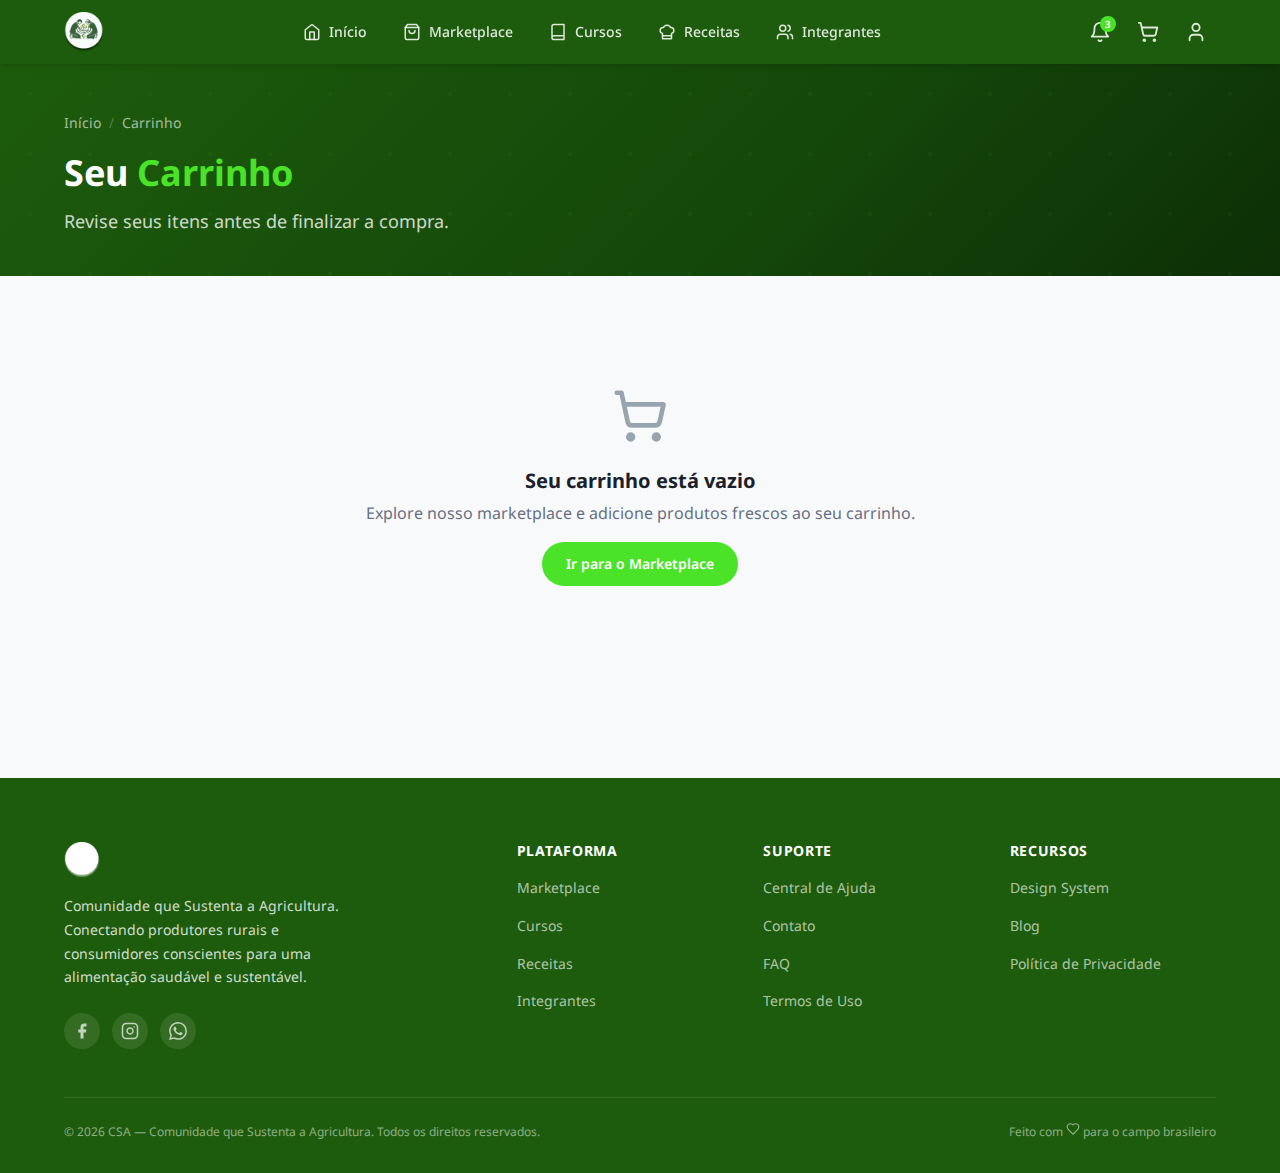
<file: carrinho.html>
<!DOCTYPE html>
<html lang="pt-BR">
<head>
  <meta charset="UTF-8">
  <meta name="viewport" content="width=device-width, initial-scale=1.0">
  <title>Carrinho — CSA</title>
  <link rel="stylesheet" href="css/variables.css?v=20260301">
  <link rel="stylesheet" href="css/styles.css?v=20260301">
  <link rel="stylesheet" href="css/icons.css?v=20260301">
  <link rel="stylesheet" href="css/components.css?v=20260301">
  <link rel="stylesheet" href="css/home.css?v=20260301">
  <link rel="stylesheet" href="css/pages.css?v=20260301">
  <link rel="stylesheet" href="css/animations.css?v=20260301">
  <link rel="icon" href="data:image/svg+xml,<svg xmlns='http://www.w3.org/2000/svg' viewBox='0 0 100 100'><text y='.9em' font-size='90'>🌱</text></svg>">
</head>
<body>
  <div id="app-header"></div>

  <section class="page-hero">
    <div class="container">
      <div class="breadcrumb">
        <a href="index.html">Início</a>
        <span class="sep">/</span>
        <span>Carrinho</span>
      </div>
      <h1>Seu <span>Carrinho</span></h1>
      <p>Revise seus itens antes de finalizar a compra.</p>
    </div>
  </section>

  <main class="page-section">
    <div class="container">
      <div class="cart-layout" id="cart-layout"></div>
      <div class="empty-state" id="empty-cart" style="display:none;">
        <div id="empty-icon"></div>
        <h3>Seu carrinho está vazio</h3>
        <p>Explore nosso marketplace e adicione produtos frescos ao seu carrinho.</p>
        <a href="marketplace.html" class="btn btn-primary" style="margin-top:var(--space-4);">Ir para o Marketplace</a>
      </div>
    </div>
  </main>

  <div id="app-footer"></div>

  <script src="js/icons.js?v=20260301"></script>
  <script src="js/data.js?v=20260301"></script>
  <script src="js/app.js?v=20260301"></script>
  <script>
    document.getElementById('app-header').innerHTML = renderHeader('');
    document.getElementById('app-footer').innerHTML = renderFooter();
    document.getElementById('empty-icon').innerHTML = Icons.cart(56);
    initNotifications();

    function renderCart() {
      const cart = window.CSA.cart;
      const layout = document.getElementById('cart-layout');
      const emptyEl = document.getElementById('empty-cart');

      if (cart.length === 0) {
        layout.style.display = 'none';
        emptyEl.style.display = 'block';
        return;
      }

      layout.style.display = 'grid';
      emptyEl.style.display = 'none';

      const subtotal = getCartTotal();
      const shipping = subtotal > 100 ? 0 : 12.90;
      const total = subtotal + shipping;

      layout.innerHTML = `
        <div class="cart-items">
          <div style="display:flex;align-items:center;justify-content:space-between;margin-bottom:var(--space-4);">
            <h3 style="font-size:var(--font-size-lg);">Itens (${cart.reduce((s,i)=>s+i.qty,0)})</h3>
            <div class="cart-select-all">
              <label>
                <input type="checkbox" id="select-all-cart" onchange="toggleSelectAll(this.checked)" checked>
                Selecionar todos
              </label>
            </div>
          </div>
          ${cart.map(item => {
            const product = window.PRODUCTS.find(p => p.id === item.id);
            return `
            <div class="cart-item fade-in-up selected" data-item-id="${item.id}">
              <div class="cart-item-check">
                <input type="checkbox" checked onchange="toggleCartItem(${item.id}, this.checked)">
              </div>
              <div class="cart-item-image img-placeholder ${item.gradient || 'green'}">
                ${Icons[item.icon || 'apple'](40)}
              </div>
              <div class="cart-item-info">
                <h4><a href="produto.html?id=${item.id}">${item.name}</a></h4>
                <p class="cart-item-price">${formatBRL(item.price)} ${product ? product.unit : '/unid'}</p>
              </div>
              <div class="cart-item-qty">
                <button onclick="modifyQty(${item.id}, -1)">−</button>
                <span>${item.qty}</span>
                <button onclick="modifyQty(${item.id}, 1)">+</button>
              </div>
              <div class="cart-item-total">${formatBRL(item.price * item.qty)}</div>
              <button class="cart-item-remove" onclick="removeItem(${item.id})">
                ${Icons.trash(18)}
              </button>
            </div>`;
          }).join('')}
        </div>

        <div class="cart-summary scale-in">
          <h3>Resumo do Pedido</h3>
          <div class="cart-summary-row">
            <span>Subtotal</span>
            <span>${formatBRL(subtotal)}</span>
          </div>
          <div class="cart-summary-row">
            <span>Frete</span>
            <span>${shipping === 0 ? '<span style="color:var(--success);font-weight:600;">Grátis</span>' : formatBRL(shipping)}</span>
          </div>
          ${shipping > 0 ? `<p style="font-size:var(--font-size-xs);color:var(--text-muted);margin-top:var(--space-1);">Frete grátis para pedidos acima de R$ 100,00</p>` : ''}
          <div class="cart-summary-row total">
            <span>Total</span>
            <span>${formatBRL(total)}</span>
          </div>
          <div class="cart-coupon">
            <input type="text" placeholder="Cupom de desconto" id="coupon-input">
            <button class="btn btn-outline btn-sm" onclick="applyCoupon()">Aplicar</button>
          </div>
          <button class="btn btn-primary btn-lg btn-pulse" onclick="checkout()">
            ${Icons.check(20)} Finalizar Compra
          </button>
          <a href="marketplace.html" class="btn btn-ghost" style="width:100%;margin-top:var(--space-2);">
            ${Icons.arrowLeft(16)} Continuar Comprando
          </a>
        </div>
      `;
      setTimeout(initScrollAnimations, 50);
    }

    function modifyQty(id, delta) {
      updateCartQty(id, delta);
      renderCart();
    }

    function removeItem(id) {
      removeFromCart(id);
      renderCart();
      showToast('Item removido do carrinho', 'trash');
    }

    function applyCoupon() {
      const code = document.getElementById('coupon-input').value.trim();
      if (code.toUpperCase() === 'CSA10') {
        showToast('Cupom CSA10 aplicado! 10% de desconto.', 'check');
      } else if (code) {
        showToast('Cupom inválido. Tente CSA10.', 'close');
      }
    }

    function toggleCartItem(id, checked) {
      const el = document.querySelector(`.cart-item[data-item-id="${id}"]`);
      if (el) {
        el.classList.toggle('selected', checked);
      }
      // Update select-all checkbox state
      const allBoxes = document.querySelectorAll('.cart-item-check input[type="checkbox"]');
      const allChecked = [...allBoxes].every(cb => cb.checked);
      const selectAll = document.getElementById('select-all-cart');
      if (selectAll) selectAll.checked = allChecked;
    }

    function toggleSelectAll(checked) {
      document.querySelectorAll('.cart-item-check input[type="checkbox"]').forEach(cb => {
        cb.checked = checked;
        const item = cb.closest('.cart-item');
        if (item) item.classList.toggle('selected', checked);
      });
    }

    function checkout() {
      showToast('Pedido realizado com sucesso! Obrigado pela compra.', 'check');
      window.CSA.cart = [];
      saveCart();
      setTimeout(renderCart, 1500);
    }

    renderCart();
  </script>
</body>
</html>
</file>
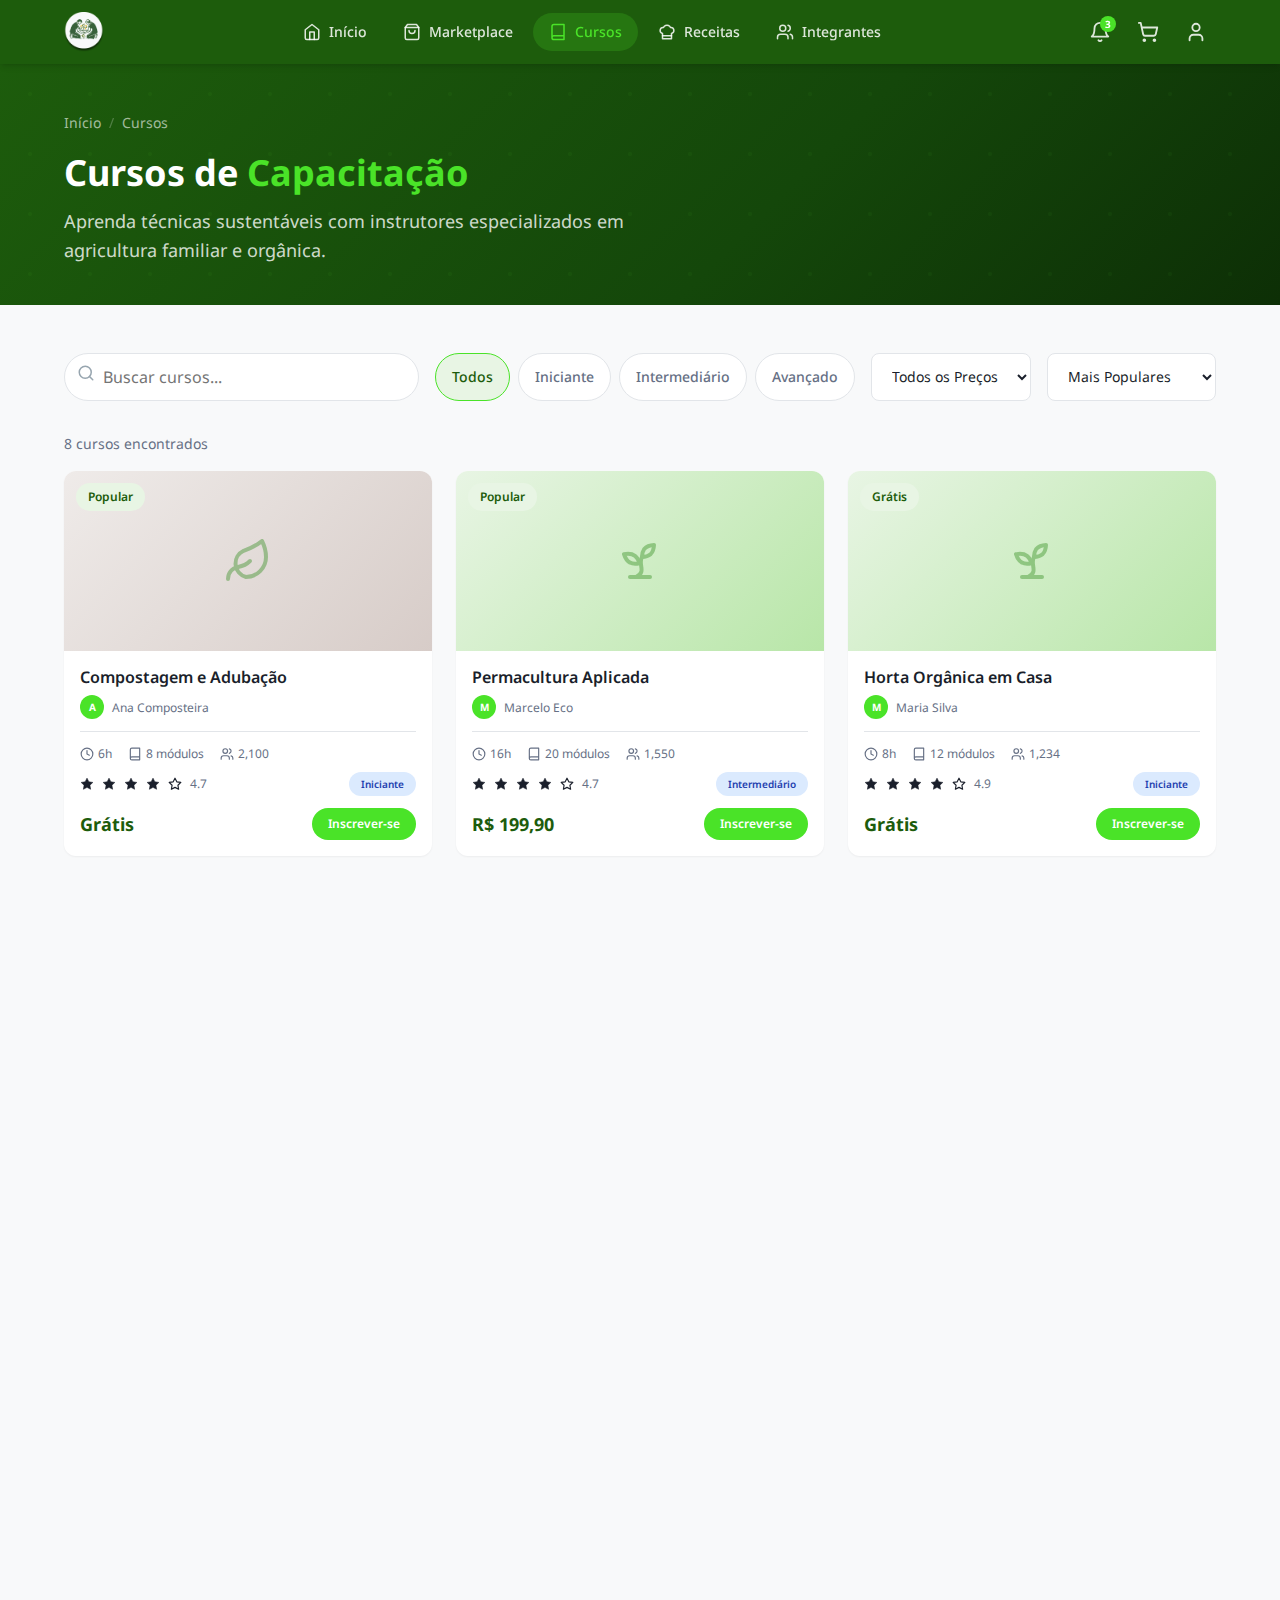
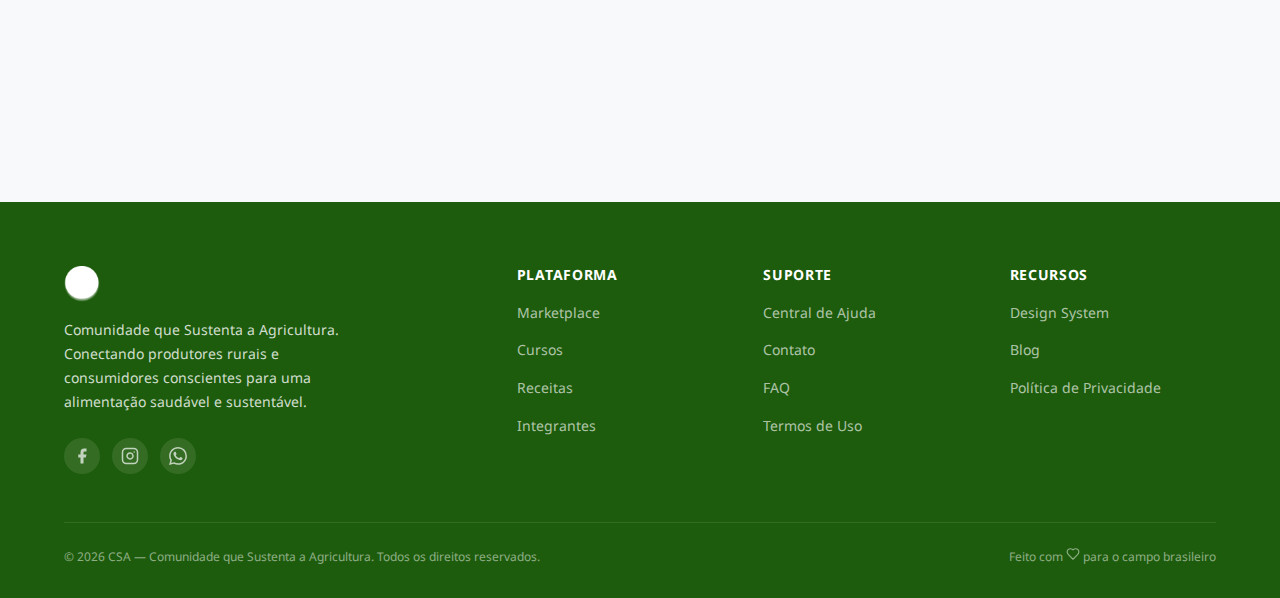
<file: cursos.html>
<!DOCTYPE html>
<html lang="pt-BR">
<head>
  <meta charset="UTF-8">
  <meta name="viewport" content="width=device-width, initial-scale=1.0">
  <title>Cursos — CSA</title>
  <link rel="stylesheet" href="css/variables.css?v=20260301">
  <link rel="stylesheet" href="css/styles.css?v=20260301">
  <link rel="stylesheet" href="css/icons.css?v=20260301">
  <link rel="stylesheet" href="css/components.css?v=20260301">
  <link rel="stylesheet" href="css/home.css?v=20260301">
  <link rel="stylesheet" href="css/pages.css?v=20260301">
  <link rel="stylesheet" href="css/animations.css?v=20260301">
  <link rel="icon" href="data:image/svg+xml,<svg xmlns='http://www.w3.org/2000/svg' viewBox='0 0 100 100'><text y='.9em' font-size='90'>🌱</text></svg>">
</head>
<body>
  <div id="app-header"></div>

  <section class="page-hero">
    <div class="container">
      <div class="breadcrumb">
        <a href="index.html">Início</a>
        <span class="sep">/</span>
        <span>Cursos</span>
      </div>
      <h1>Cursos de <span>Capacitação</span></h1>
      <p>Aprenda técnicas sustentáveis com instrutores especializados em agricultura familiar e orgânica.</p>
    </div>
  </section>

  <main class="page-section">
    <div class="container">
      <!-- Filters -->
      <div class="filters-bar">
        <div class="filter-search">
          <div class="input-group">
            <span class="input-icon" id="search-icon"></span>
            <input type="text" id="course-search" placeholder="Buscar cursos..." oninput="filterCourses()">
          </div>
        </div>
        <div class="filter-pills" id="level-filters"></div>
        <select class="filter-select" id="price-filter" onchange="filterCourses()">
          <option value="all">Todos os Preços</option>
          <option value="free">Gratuitos</option>
          <option value="paid">Pagos</option>
        </select>
        <select class="filter-select" id="sort-select" onchange="filterCourses()">
          <option value="popular">Mais Populares</option>
          <option value="rating">Melhor Avaliação</option>
          <option value="price-asc">Menor Preço</option>
          <option value="price-desc">Maior Preço</option>
        </select>
      </div>

      <p class="results-count" id="results-count"></p>
      <div class="grid grid-3" id="courses-grid"></div>

      <div class="empty-state" id="empty-state" style="display:none;">
        <div id="empty-icon"></div>
        <h3>Nenhum curso encontrado</h3>
        <p>Tente ajustar os filtros ou buscar com outras palavras.</p>
      </div>
    </div>
  </main>

  <div id="app-footer"></div>

  <script src="js/icons.js?v=20260301"></script>
  <script src="js/data.js?v=20260301"></script>
  <script src="js/app.js?v=20260301"></script>
  <script>
    document.getElementById('app-header').innerHTML = renderHeader('cursos');
    document.getElementById('app-footer').innerHTML = renderFooter();
    document.getElementById('search-icon').innerHTML = Icons.search(18);
    document.getElementById('empty-icon').innerHTML = Icons.course(48);
    initNotifications();

    let activeLevel = 'todos';

    function renderLevelFilters() {
      const levels = ['todos', 'Iniciante', 'Intermediário', 'Avançado'];
      document.getElementById('level-filters').innerHTML = levels.map(l =>
        `<button class="filter-pill ${l === activeLevel ? 'active' : ''}" onclick="setLevel('${l}')">${l === 'todos' ? 'Todos' : l}</button>`
      ).join('');
    }

    function setLevel(l) {
      activeLevel = l;
      renderLevelFilters();
      filterCourses();
    }

    function renderCourseCard(c, idx) {
      const gradientMap = { green:'#E8F5E4,#B8E6A8', yellow:'#FEF3C7,#FDE68A', brown:'#EFEBE9,#D7CCC8', orange:'#FFECB3,#FFB74D', blue:'#E3F2FD,#90CAF9' };
      const bg = gradientMap[c.gradient] || gradientMap.green;
      return `
      <div class="course-card-full card-animated fade-in-up stagger-${(idx % 8) + 1}">
        <div class="course-card-image" style="background:linear-gradient(135deg,${bg});">
          ${Icons[c.icon](48)}
          <span class="badge badge-green course-badge-top">${c.badge}</span>
        </div>
        <div class="course-card-body">
          <h4>${c.title}</h4>
          <div class="course-instructor">
            <div class="course-instructor-avatar">${c.avatar}</div>
            <span>${c.instructor}</span>
          </div>
          <div class="course-meta">
            <span>${Icons.clock(14)} ${c.duration}</span>
            <span>${Icons.course(14)} ${c.modules} módulos</span>
            <span>${Icons.users(14)} ${c.students.toLocaleString()}</span>
          </div>
          <div style="display:flex;align-items:center;gap:var(--space-2);margin-top:var(--space-2);">
            ${renderStars(c.rating)}
            <span style="font-size:var(--font-size-xs);color:var(--text-muted);">${c.rating}</span>
            <span class="badge badge-info" style="margin-left:auto;font-size:10px;">${c.level}</span>
          </div>
          <div class="course-price">
            <strong>${c.price === 0 ? 'Grátis' : formatBRL(c.price)}</strong>
            <button class="btn btn-primary btn-sm" data-tooltip="Inscrever-se" onclick="showToast('Inscrição realizada com sucesso!','check')">
              Inscrever-se
            </button>
          </div>
        </div>
      </div>`;
    }

    function filterCourses() {
      const search = document.getElementById('course-search').value.toLowerCase();
      const priceFilter = document.getElementById('price-filter').value;
      const sort = document.getElementById('sort-select').value;

      let courses = [...window.COURSES];

      if (activeLevel !== 'todos') courses = courses.filter(c => c.level === activeLevel);
      if (priceFilter === 'free') courses = courses.filter(c => c.price === 0);
      if (priceFilter === 'paid') courses = courses.filter(c => c.price > 0);
      if (search) courses = courses.filter(c =>
        c.title.toLowerCase().includes(search) ||
        c.instructor.toLowerCase().includes(search) ||
        c.description.toLowerCase().includes(search)
      );

      switch (sort) {
        case 'rating':     courses.sort((a, b) => b.rating - a.rating); break;
        case 'price-asc':  courses.sort((a, b) => a.price - b.price); break;
        case 'price-desc': courses.sort((a, b) => b.price - a.price); break;
        default:           courses.sort((a, b) => b.students - a.students); break;
      }

      const grid = document.getElementById('courses-grid');
      const empty = document.getElementById('empty-state');
      document.getElementById('results-count').textContent = `${courses.length} curso${courses.length !== 1 ? 's' : ''} encontrado${courses.length !== 1 ? 's' : ''}`;

      if (courses.length === 0) {
        grid.innerHTML = '';
        empty.style.display = 'block';
      } else {
        empty.style.display = 'none';
        grid.innerHTML = courses.map((c, i) => renderCourseCard(c, i)).join('');
        setTimeout(initScrollAnimations, 50);
      }
    }

    renderLevelFilters();
    filterCourses();
  </script>
</body>
</html>
</file>
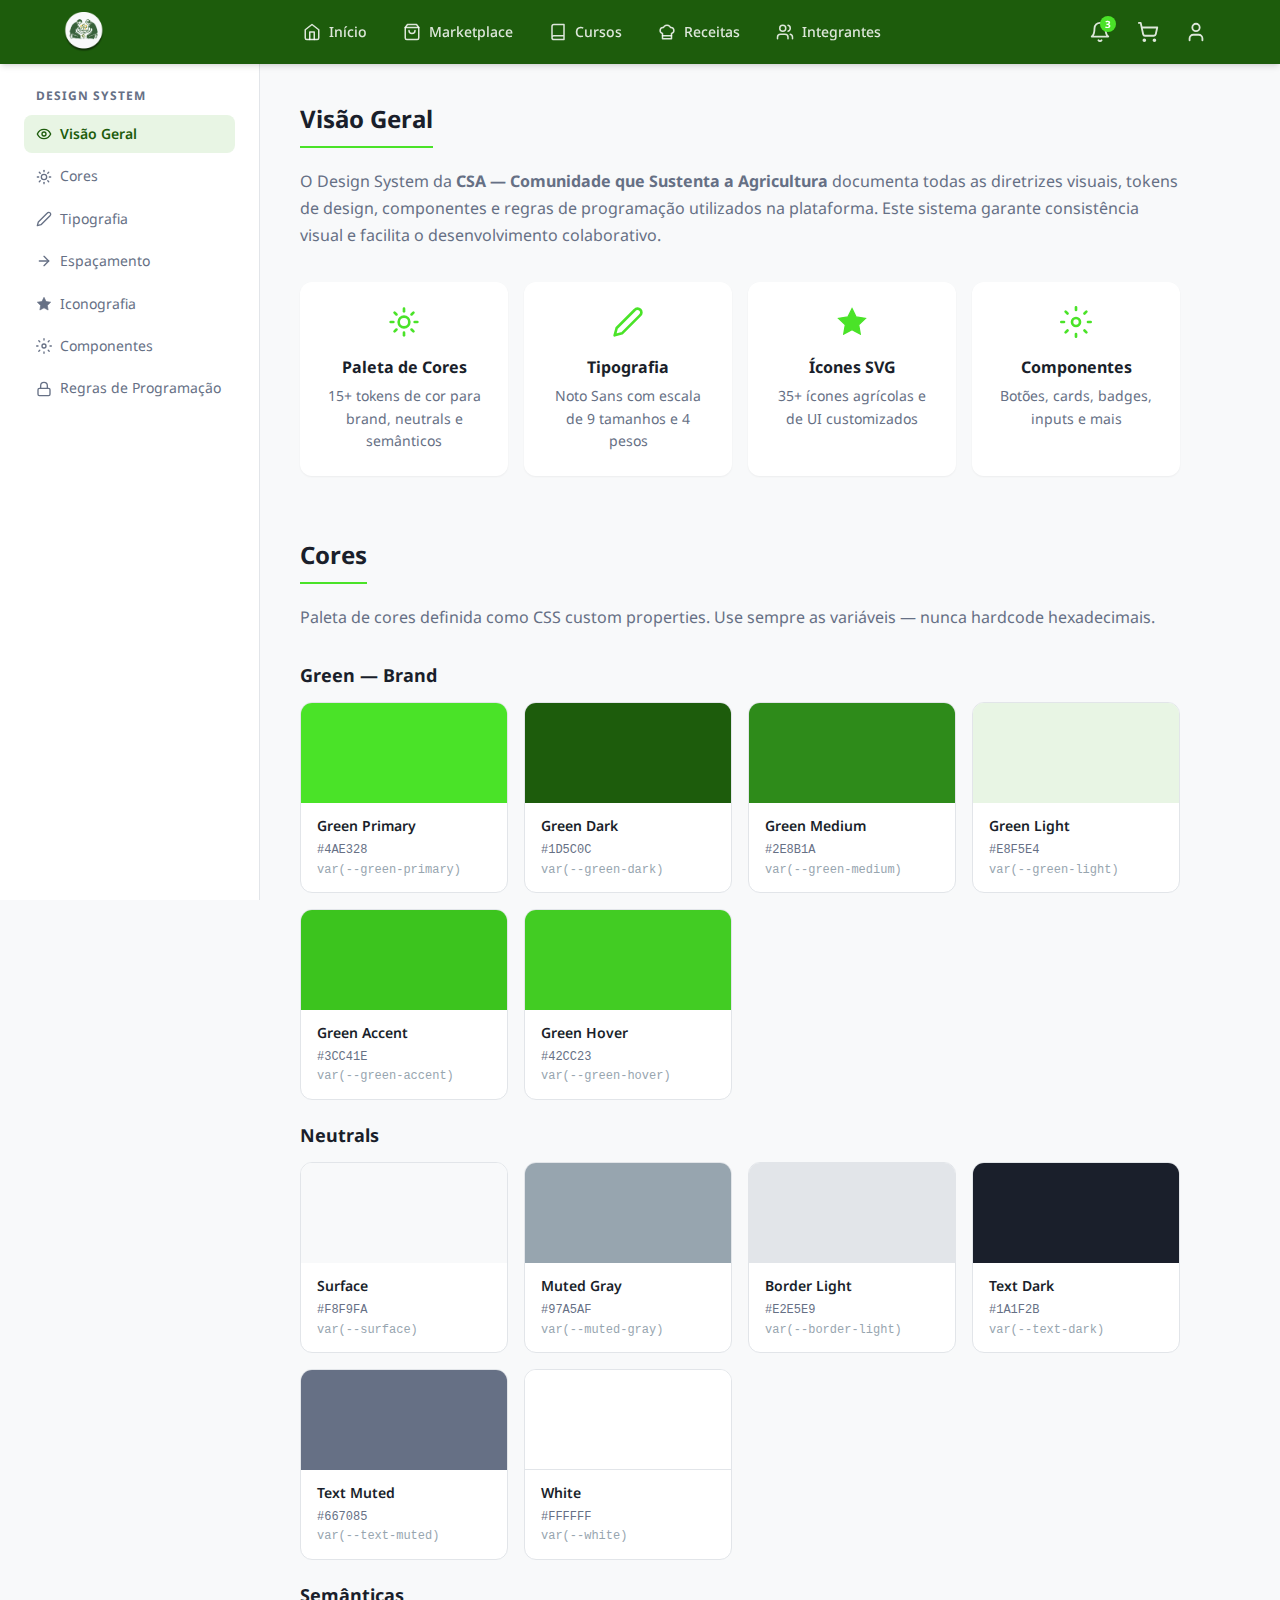
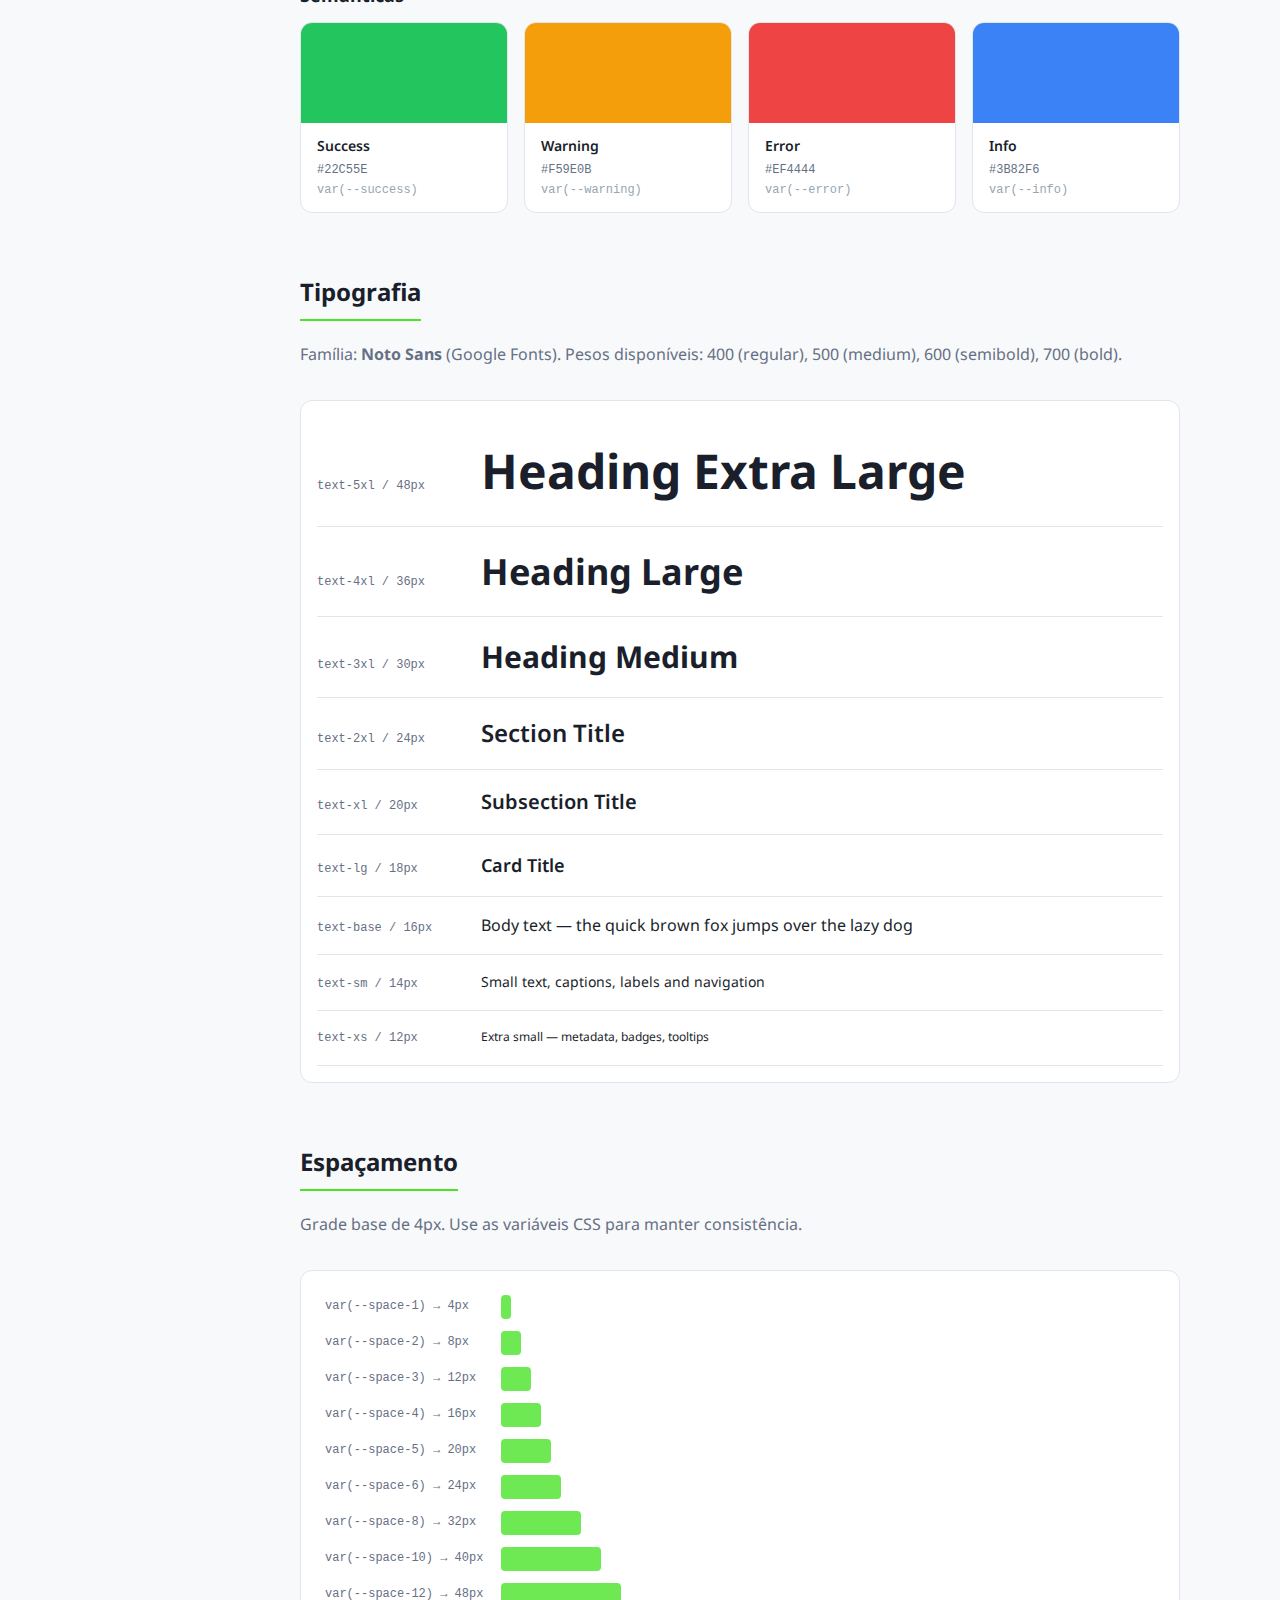
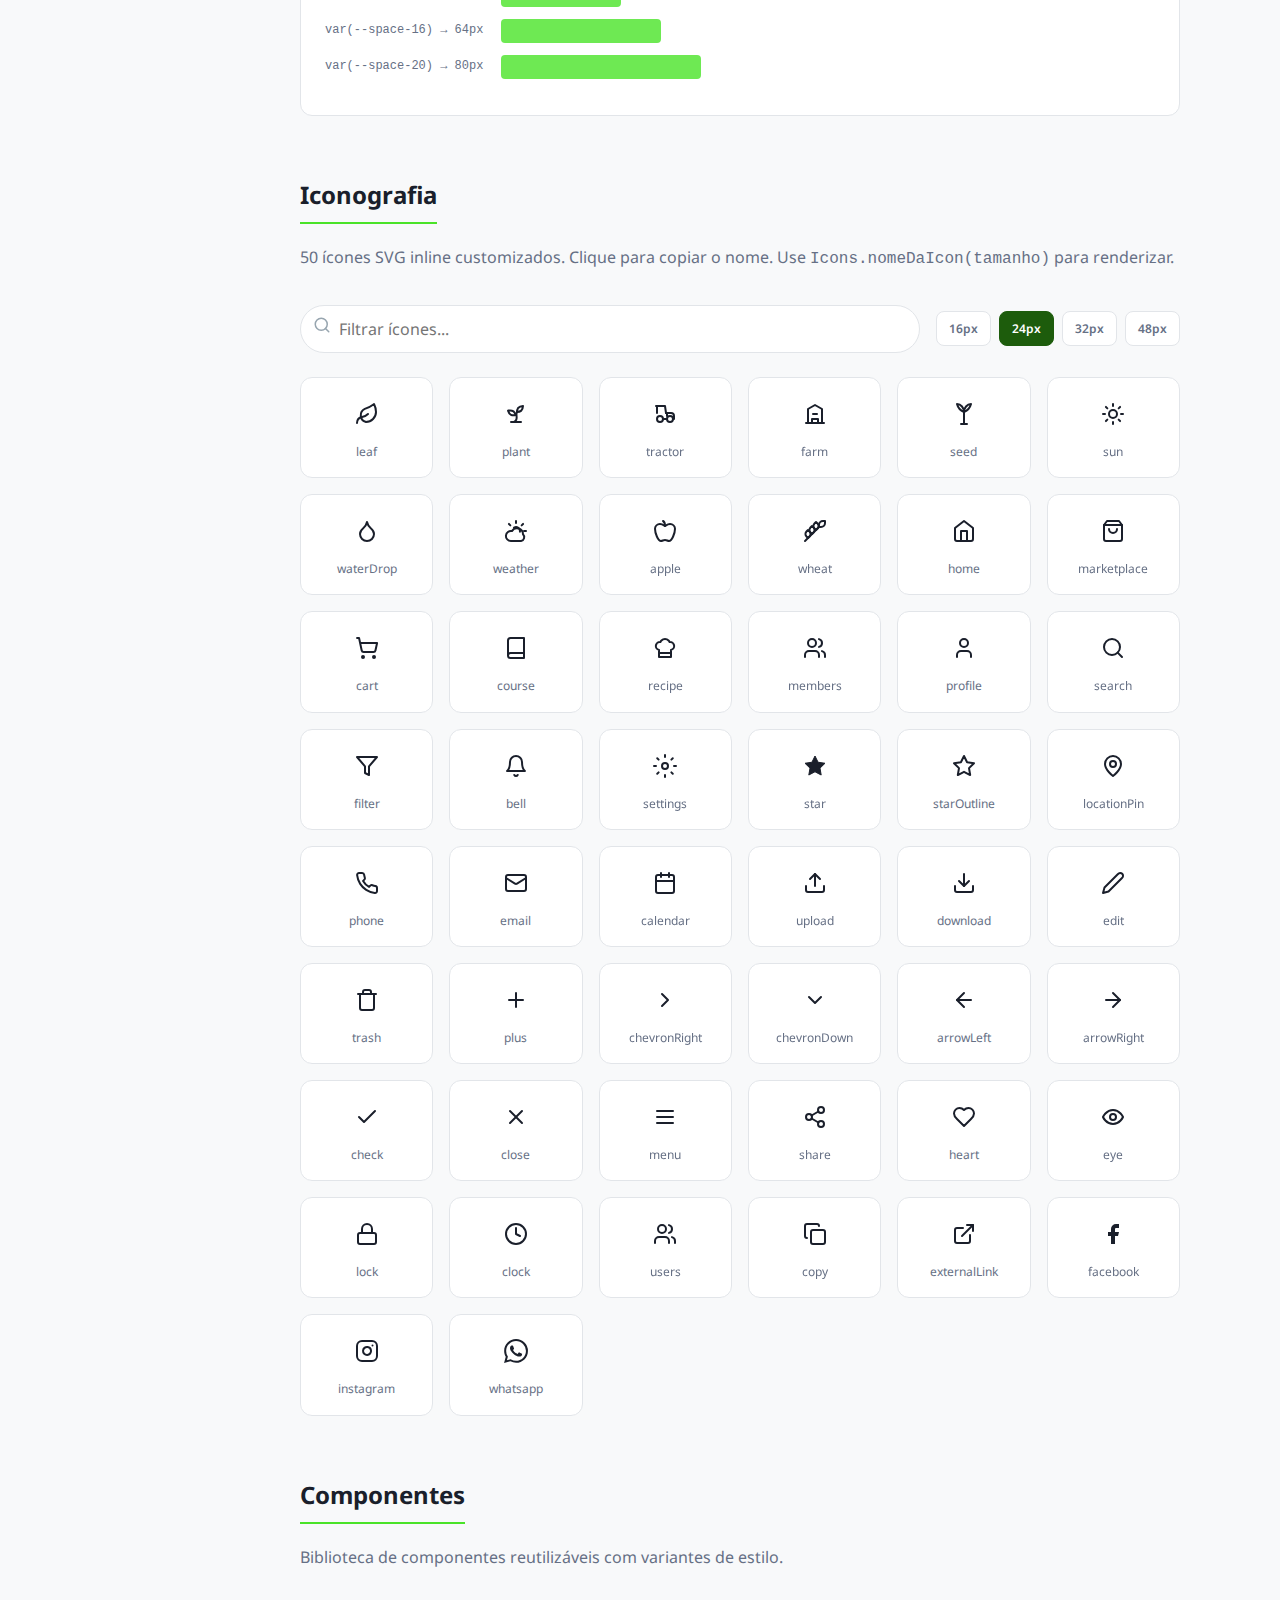
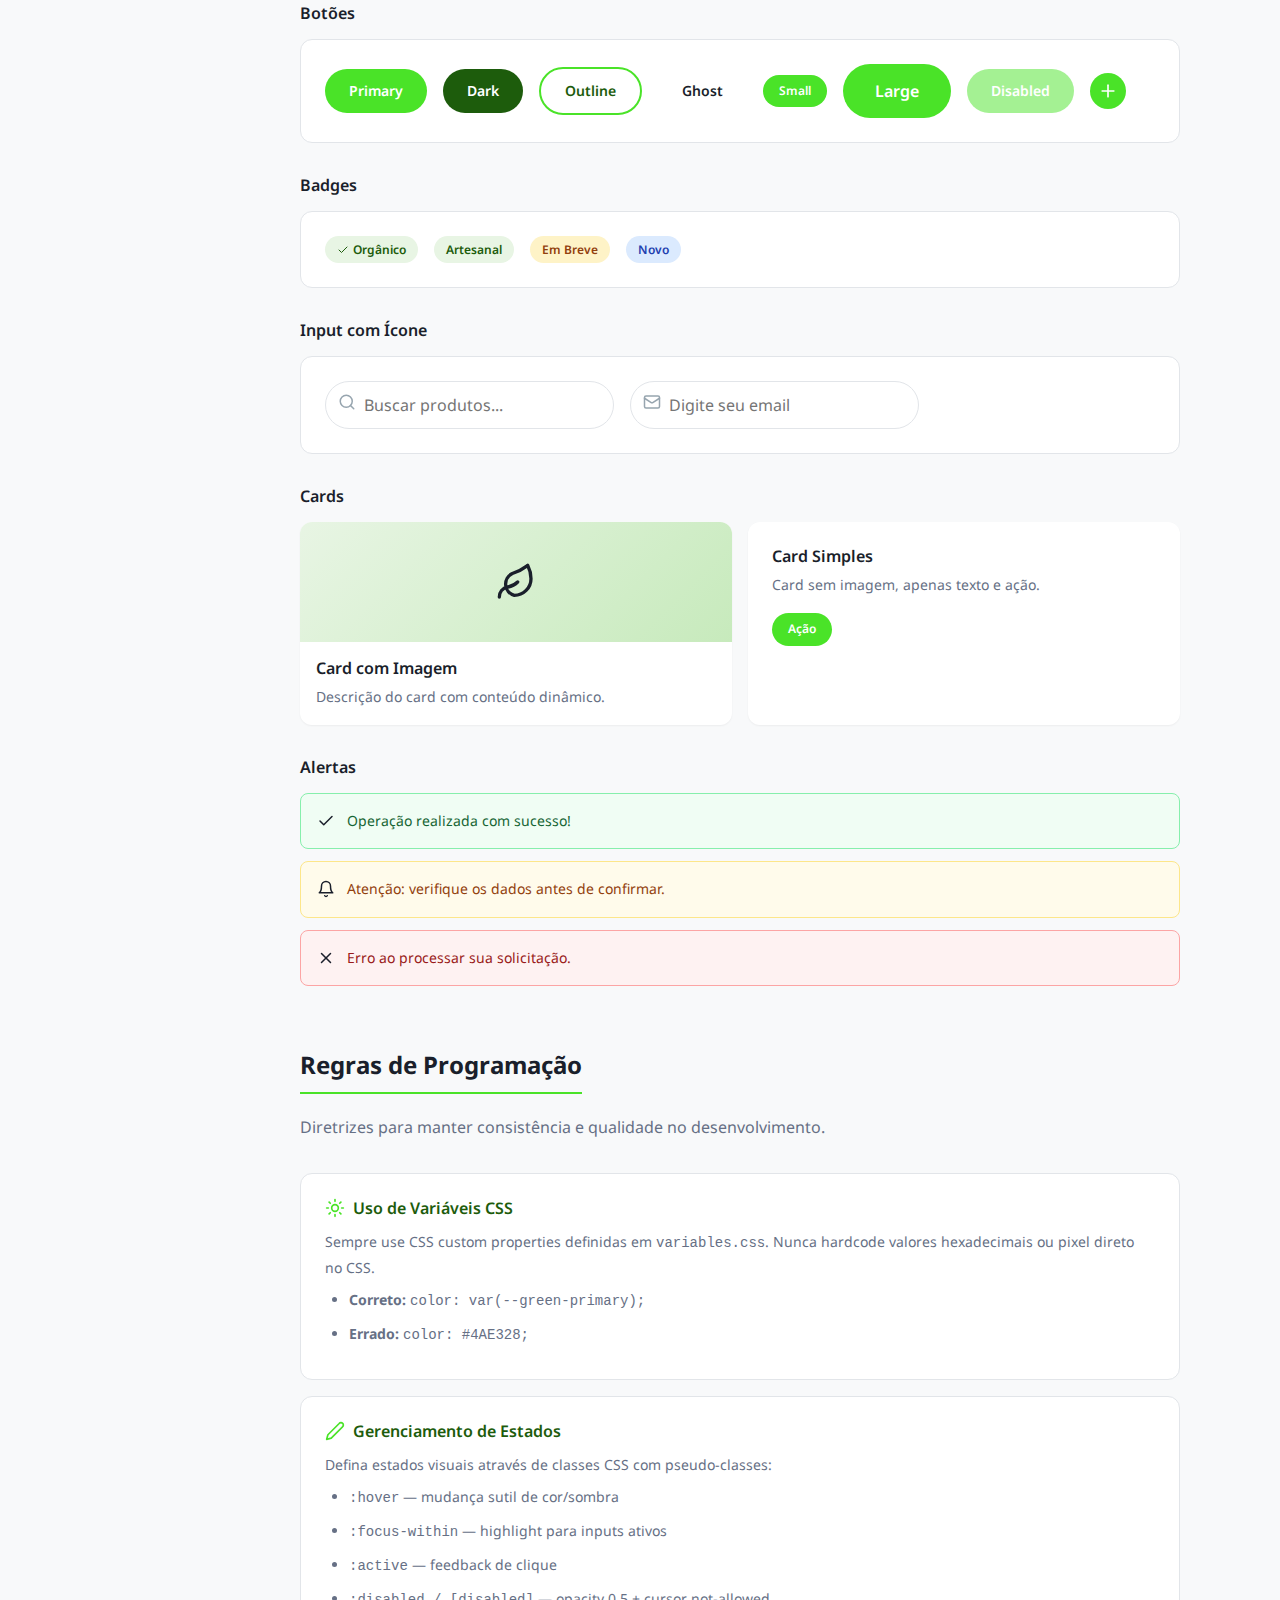
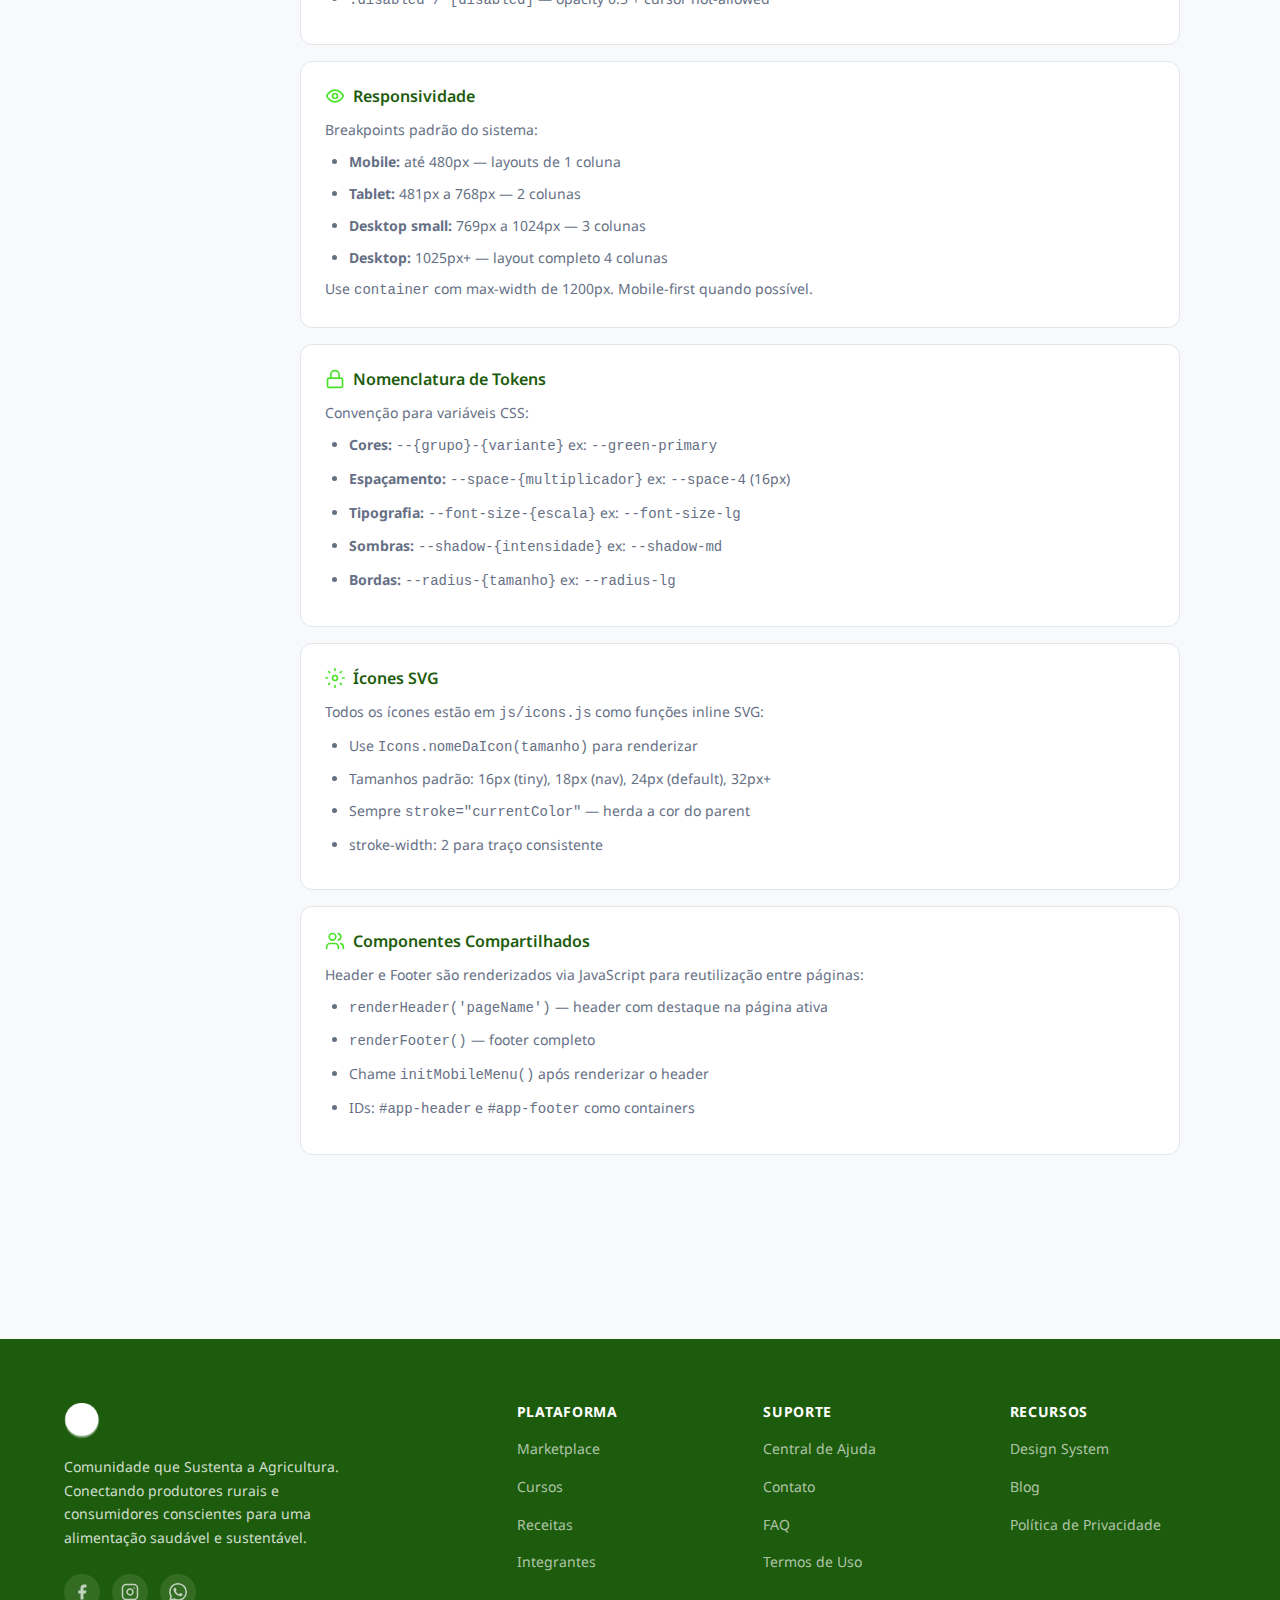
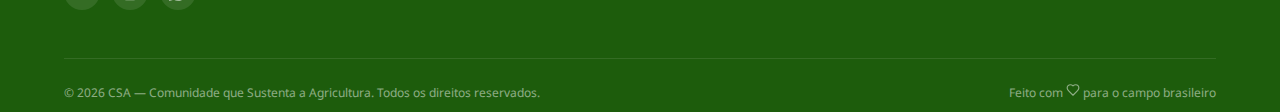
<file: design-system.html>
<!DOCTYPE html>
<html lang="pt-BR">
<head>
  <meta charset="UTF-8">
  <meta name="viewport" content="width=device-width, initial-scale=1.0">
  <title>Design System — CSA</title>
  <meta name="description" content="Sistema de design da plataforma CSA — cores, tipografia, ícones, componentes e regras de programação.">
  <link rel="stylesheet" href="css/variables.css?v=20260301">
  <link rel="stylesheet" href="css/styles.css?v=20260301">
  <link rel="stylesheet" href="css/icons.css?v=20260301">
  <link rel="stylesheet" href="css/components.css?v=20260301">
  <link rel="stylesheet" href="css/design-system.css?v=20260301">
  <link rel="stylesheet" href="css/animations.css?v=20260301">
  <link rel="icon" href="data:image/svg+xml,<svg xmlns='http://www.w3.org/2000/svg' viewBox='0 0 100 100'><text y='.9em' font-size='90'>🌱</text></svg>">
</head>
<body>

  <div id="app-header"></div>

  <div class="ds-layout">
    <!-- Sidebar -->
    <aside class="ds-sidebar">
      <h3>Design System</h3>
      <nav class="ds-sidebar-nav" id="ds-sidebar-nav"></nav>
    </aside>

    <!-- Main Content -->
    <main class="ds-main" id="ds-main"></main>
  </div>

  <div id="app-footer"></div>

  <script src="js/icons.js?v=20260301"></script>
  <script src="js/data.js?v=20260301"></script>
  <script src="js/app.js?v=20260301"></script>
  <script src="js/design-system.js?v=20260301"></script>
</body>
</html>
</file>
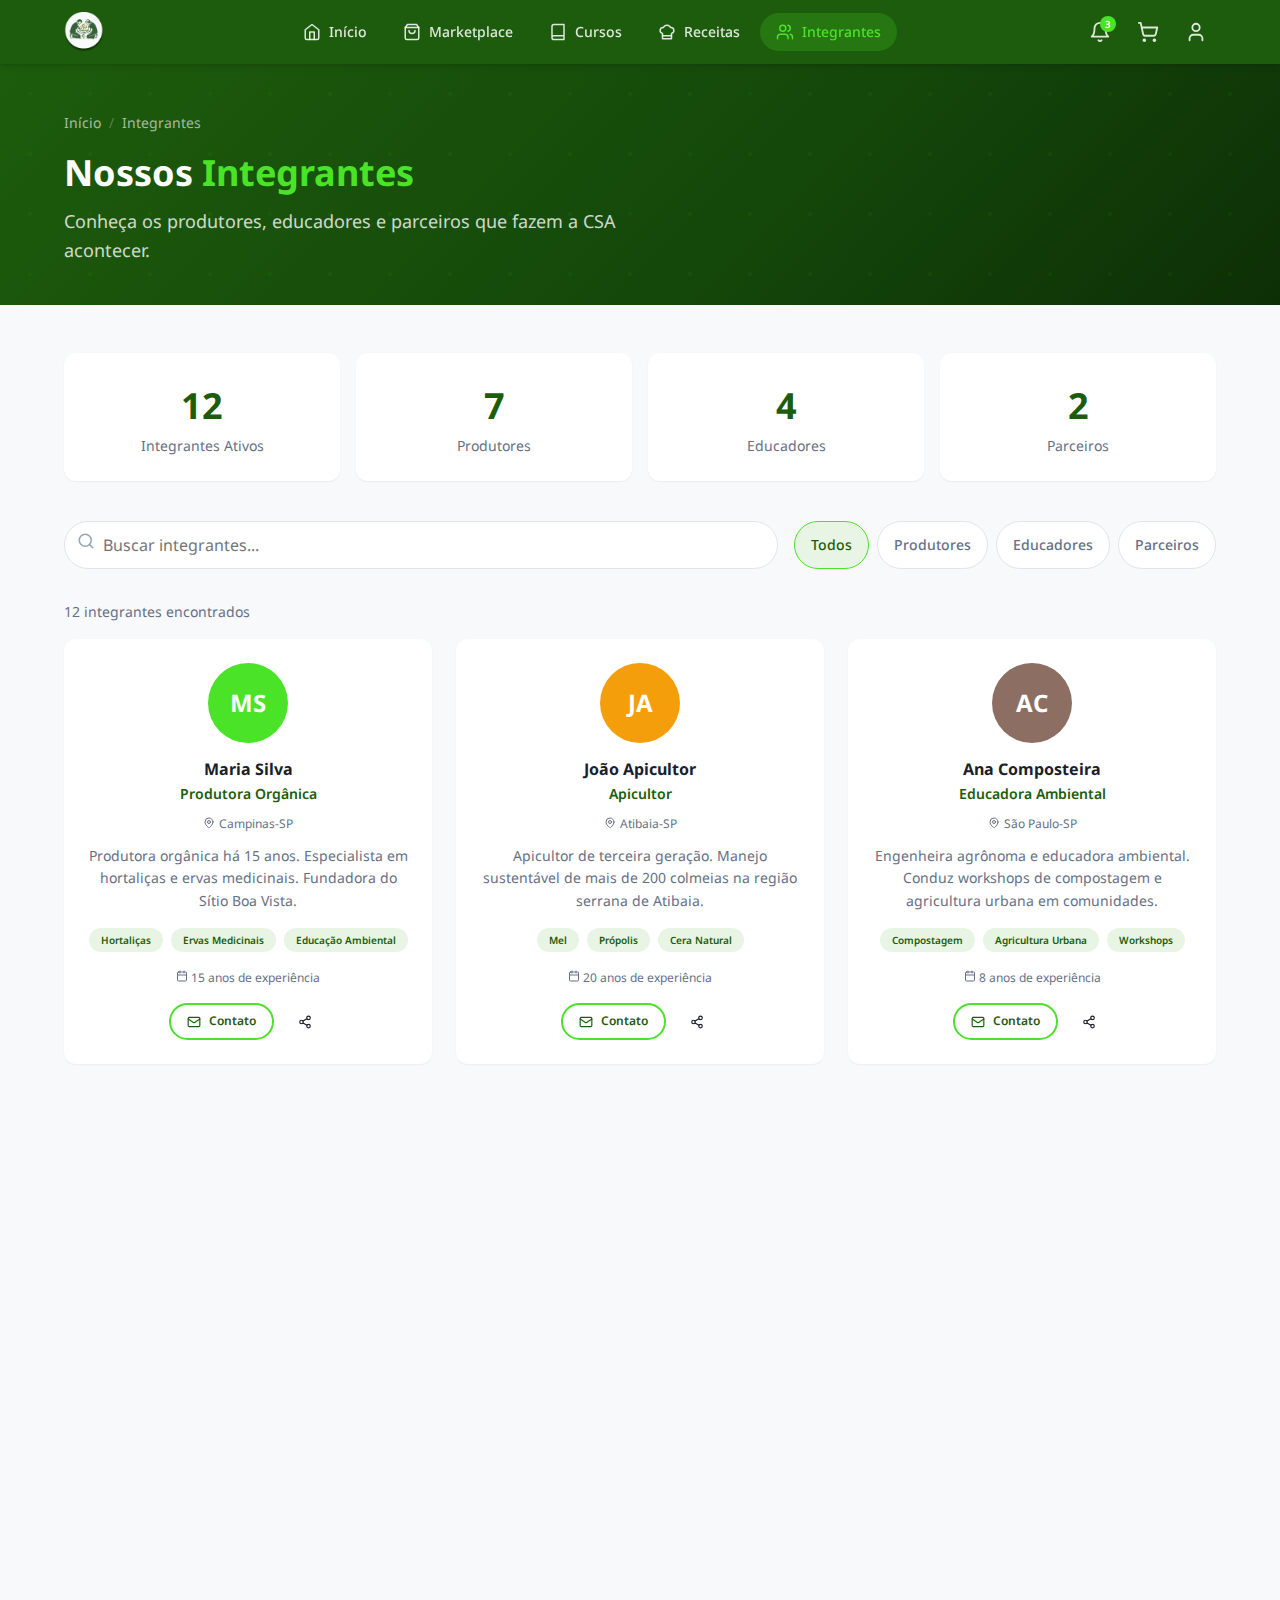
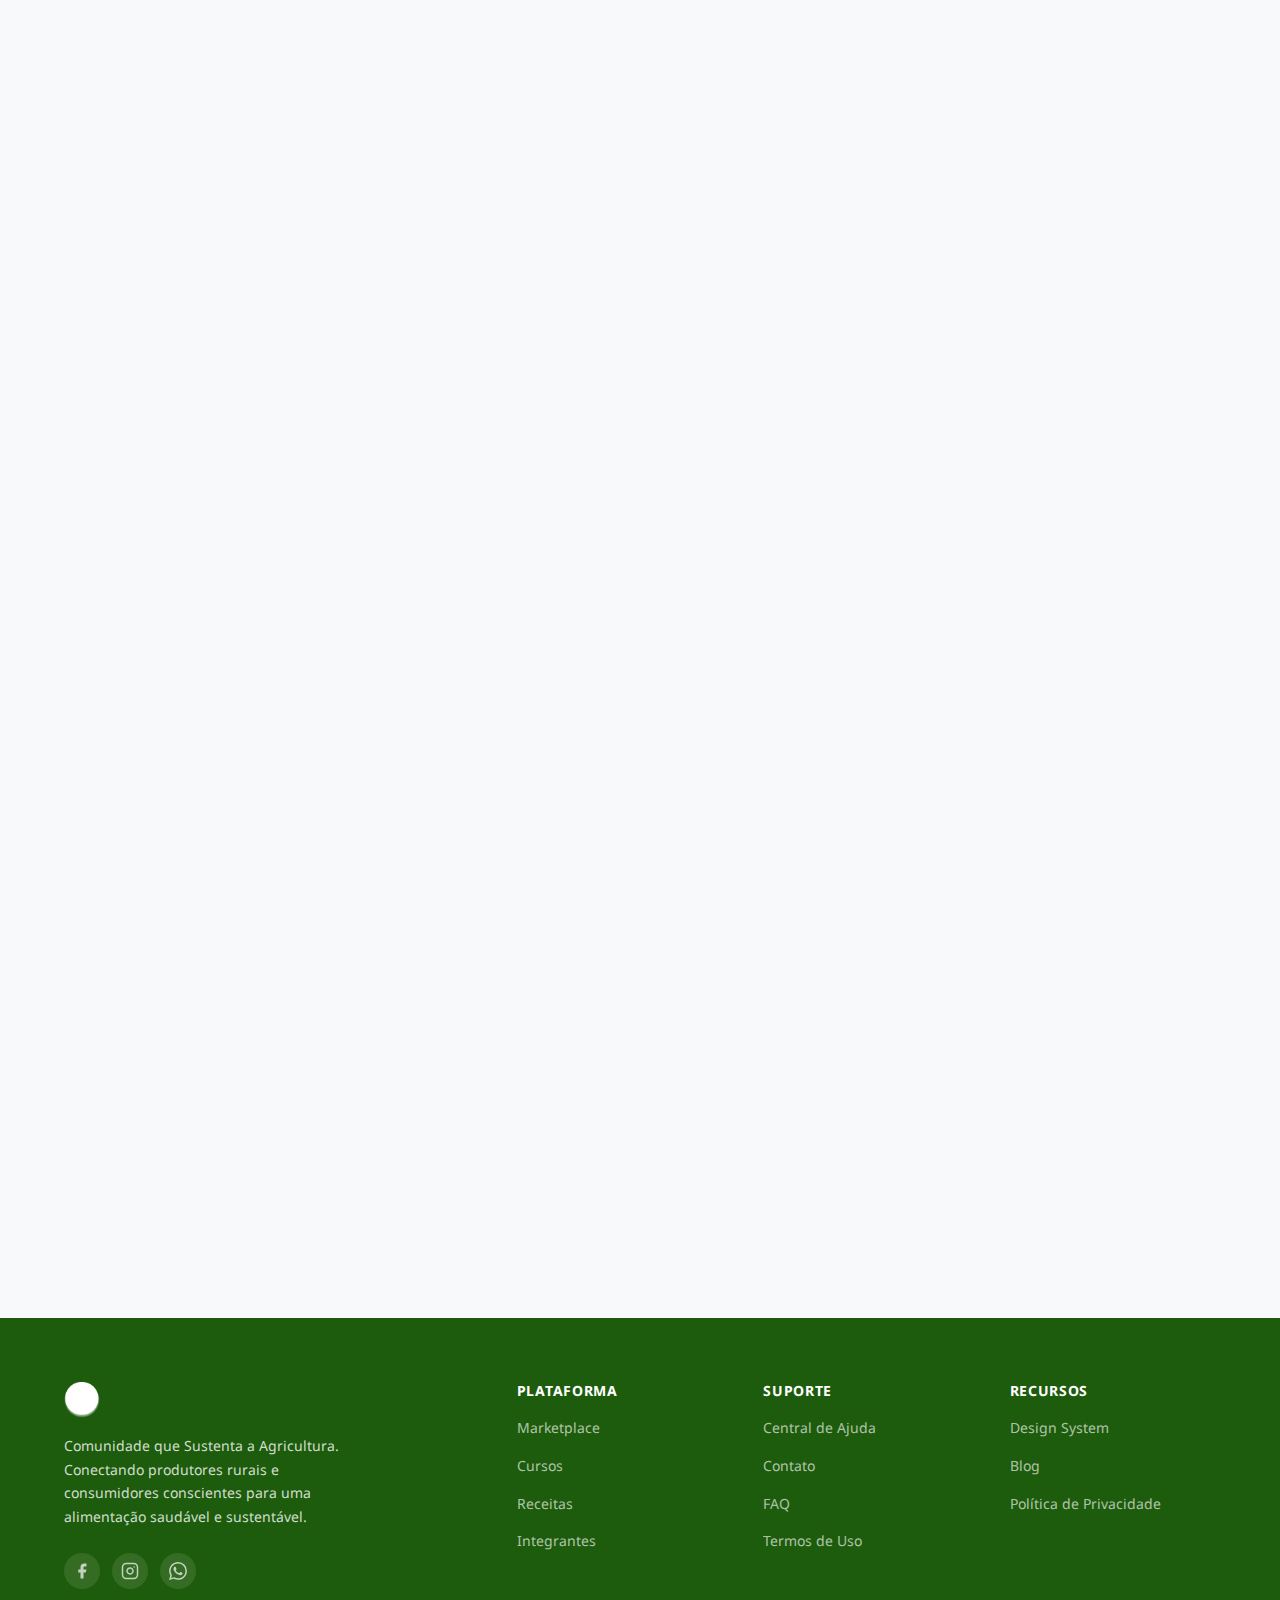
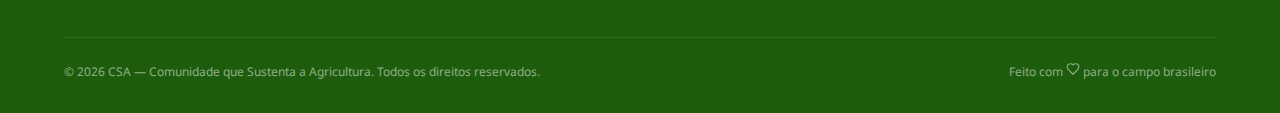
<file: integrantes.html>
<!DOCTYPE html>
<html lang="pt-BR">
<head>
  <meta charset="UTF-8">
  <meta name="viewport" content="width=device-width, initial-scale=1.0">
  <title>Integrantes — CSA</title>
  <link rel="stylesheet" href="css/variables.css?v=20260301">
  <link rel="stylesheet" href="css/styles.css?v=20260301">
  <link rel="stylesheet" href="css/icons.css?v=20260301">
  <link rel="stylesheet" href="css/components.css?v=20260301">
  <link rel="stylesheet" href="css/home.css?v=20260301">
  <link rel="stylesheet" href="css/pages.css?v=20260301">
  <link rel="stylesheet" href="css/animations.css?v=20260301">
  <link rel="icon" href="data:image/svg+xml,<svg xmlns='http://www.w3.org/2000/svg' viewBox='0 0 100 100'><text y='.9em' font-size='90'>🌱</text></svg>">
</head>
<body>
  <div id="app-header"></div>

  <section class="page-hero">
    <div class="container">
      <div class="breadcrumb">
        <a href="index.html">Início</a>
        <span class="sep">/</span>
        <span>Integrantes</span>
      </div>
      <h1>Nossos <span>Integrantes</span></h1>
      <p>Conheça os produtores, educadores e parceiros que fazem a CSA acontecer.</p>
    </div>
  </section>

  <main class="page-section">
    <div class="container">
      <!-- Stats -->
      <div style="display:grid;grid-template-columns:repeat(4,1fr);gap:var(--space-4);margin-bottom:var(--space-10);">
        <div class="scale-in stagger-1" style="text-align:center;padding:var(--space-6);background:var(--white);border-radius:var(--radius-lg);box-shadow:var(--shadow-sm);">
          <div style="font-size:var(--font-size-4xl);font-weight:700;color:var(--green-dark);">12</div>
          <div style="font-size:var(--font-size-sm);color:var(--text-muted);">Integrantes Ativos</div>
        </div>
        <div class="scale-in stagger-2" style="text-align:center;padding:var(--space-6);background:var(--white);border-radius:var(--radius-lg);box-shadow:var(--shadow-sm);">
          <div style="font-size:var(--font-size-4xl);font-weight:700;color:var(--green-dark);">7</div>
          <div style="font-size:var(--font-size-sm);color:var(--text-muted);">Produtores</div>
        </div>
        <div class="scale-in stagger-3" style="text-align:center;padding:var(--space-6);background:var(--white);border-radius:var(--radius-lg);box-shadow:var(--shadow-sm);">
          <div style="font-size:var(--font-size-4xl);font-weight:700;color:var(--green-dark);">4</div>
          <div style="font-size:var(--font-size-sm);color:var(--text-muted);">Educadores</div>
        </div>
        <div class="scale-in stagger-4" style="text-align:center;padding:var(--space-6);background:var(--white);border-radius:var(--radius-lg);box-shadow:var(--shadow-sm);">
          <div style="font-size:var(--font-size-4xl);font-weight:700;color:var(--green-dark);">2</div>
          <div style="font-size:var(--font-size-sm);color:var(--text-muted);">Parceiros</div>
        </div>
      </div>

      <!-- Filters -->
      <div class="filters-bar">
        <div class="filter-search">
          <div class="input-group">
            <span class="input-icon" id="search-icon"></span>
            <input type="text" id="member-search" placeholder="Buscar integrantes..." oninput="filterMembers()">
          </div>
        </div>
        <div class="filter-pills" id="role-filters"></div>
      </div>

      <p class="results-count" id="results-count"></p>
      <div class="grid grid-3" id="members-grid"></div>

      <div class="empty-state" id="empty-state" style="display:none;">
        <div id="empty-icon"></div>
        <h3>Nenhum integrante encontrado</h3>
        <p>Tente ajustar a busca.</p>
      </div>
    </div>
  </main>

  <!-- Join CTA -->
  <section class="container" style="margin-bottom:var(--space-12);">
    <div class="promo-banner fade-in-up">
      <div class="promo-content">
        <h3>Faça Parte da Nossa Comunidade</h3>
        <p>Se você é produtor, educador ou apaixonado por agricultura sustentável, junte-se a nós e faça parte dessa rede colaborativa.</p>
        <a href="login.html" class="btn btn-primary btn-lg">Cadastre-se Agora</a>
      </div>
    </div>
  </section>

  <div id="app-footer"></div>

  <script src="js/icons.js?v=20260301"></script>
  <script src="js/data.js?v=20260301"></script>
  <script src="js/app.js?v=20260301"></script>
  <script>
    document.getElementById('app-header').innerHTML = renderHeader('integrantes');
    document.getElementById('app-footer').innerHTML = renderFooter();
    document.getElementById('search-icon').innerHTML = Icons.search(18);
    document.getElementById('empty-icon').innerHTML = Icons.members(48);
    initNotifications();

    let activeRole = 'todos';
    const roles = ['todos', 'produtor', 'educador', 'parceiro'];
    const roleLabels = { todos: 'Todos', produtor: 'Produtores', educador: 'Educadores', parceiro: 'Parceiros' };

    function renderRoleFilters() {
      document.getElementById('role-filters').innerHTML = roles.map(r =>
        `<button class="filter-pill ${r === activeRole ? 'active' : ''}" onclick="setRole('${r}')">${roleLabels[r]}</button>`
      ).join('');
    }

    function setRole(r) { activeRole = r; renderRoleFilters(); filterMembers(); }

    function renderMemberCard(m, idx) {
      return `
        <div class="member-card card-animated fade-in-up stagger-${(idx % 8) + 1}">
          <div class="member-avatar ${m.color}">${m.avatar}</div>
          <h4>${m.name}</h4>
          <p class="member-role">${m.role}</p>
          <p class="member-location">${Icons.locationPin(12)} ${m.location}</p>
          <p class="member-bio">${m.bio}</p>
          <div class="member-specialties">
            ${m.specialties.map(s => `<span class="badge badge-green">${s}</span>`).join('')}
          </div>
          <p class="member-years">${Icons.calendar(12)} ${m.years} anos de experiência</p>
          <div style="margin-top:var(--space-4);display:flex;gap:var(--space-2);justify-content:center;">
            <button class="btn btn-outline btn-sm" onclick="showToast('Mensagem enviada para ${m.name.split(' ')[0]}!','check')" data-tooltip="Enviar mensagem">
              ${Icons.email(14)} Contato
            </button>
            <button class="btn btn-ghost btn-sm" onclick="showToast('Perfil compartilhado!','share')" data-tooltip="Compartilhar perfil">
              ${Icons.share(14)}
            </button>
          </div>
        </div>`;
    }

    function filterMembers() {
      const search = document.getElementById('member-search').value.toLowerCase();
      let members = [...window.MEMBERS];

      if (activeRole !== 'todos') members = members.filter(m => m.category === activeRole);
      if (search) members = members.filter(m =>
        m.name.toLowerCase().includes(search) ||
        m.role.toLowerCase().includes(search) ||
        m.location.toLowerCase().includes(search) ||
        m.specialties.some(s => s.toLowerCase().includes(search))
      );

      const grid = document.getElementById('members-grid');
      const empty = document.getElementById('empty-state');
      document.getElementById('results-count').textContent = `${members.length} integrante${members.length !== 1 ? 's' : ''} encontrado${members.length !== 1 ? 's' : ''}`;

      if (members.length === 0) {
        grid.innerHTML = '';
        empty.style.display = 'block';
      } else {
        empty.style.display = 'none';
        grid.innerHTML = members.map((m, i) => renderMemberCard(m, i)).join('');
        setTimeout(initScrollAnimations, 50);
      }
    }

    renderRoleFilters();
    filterMembers();
  </script>
</body>
</html>
</file>
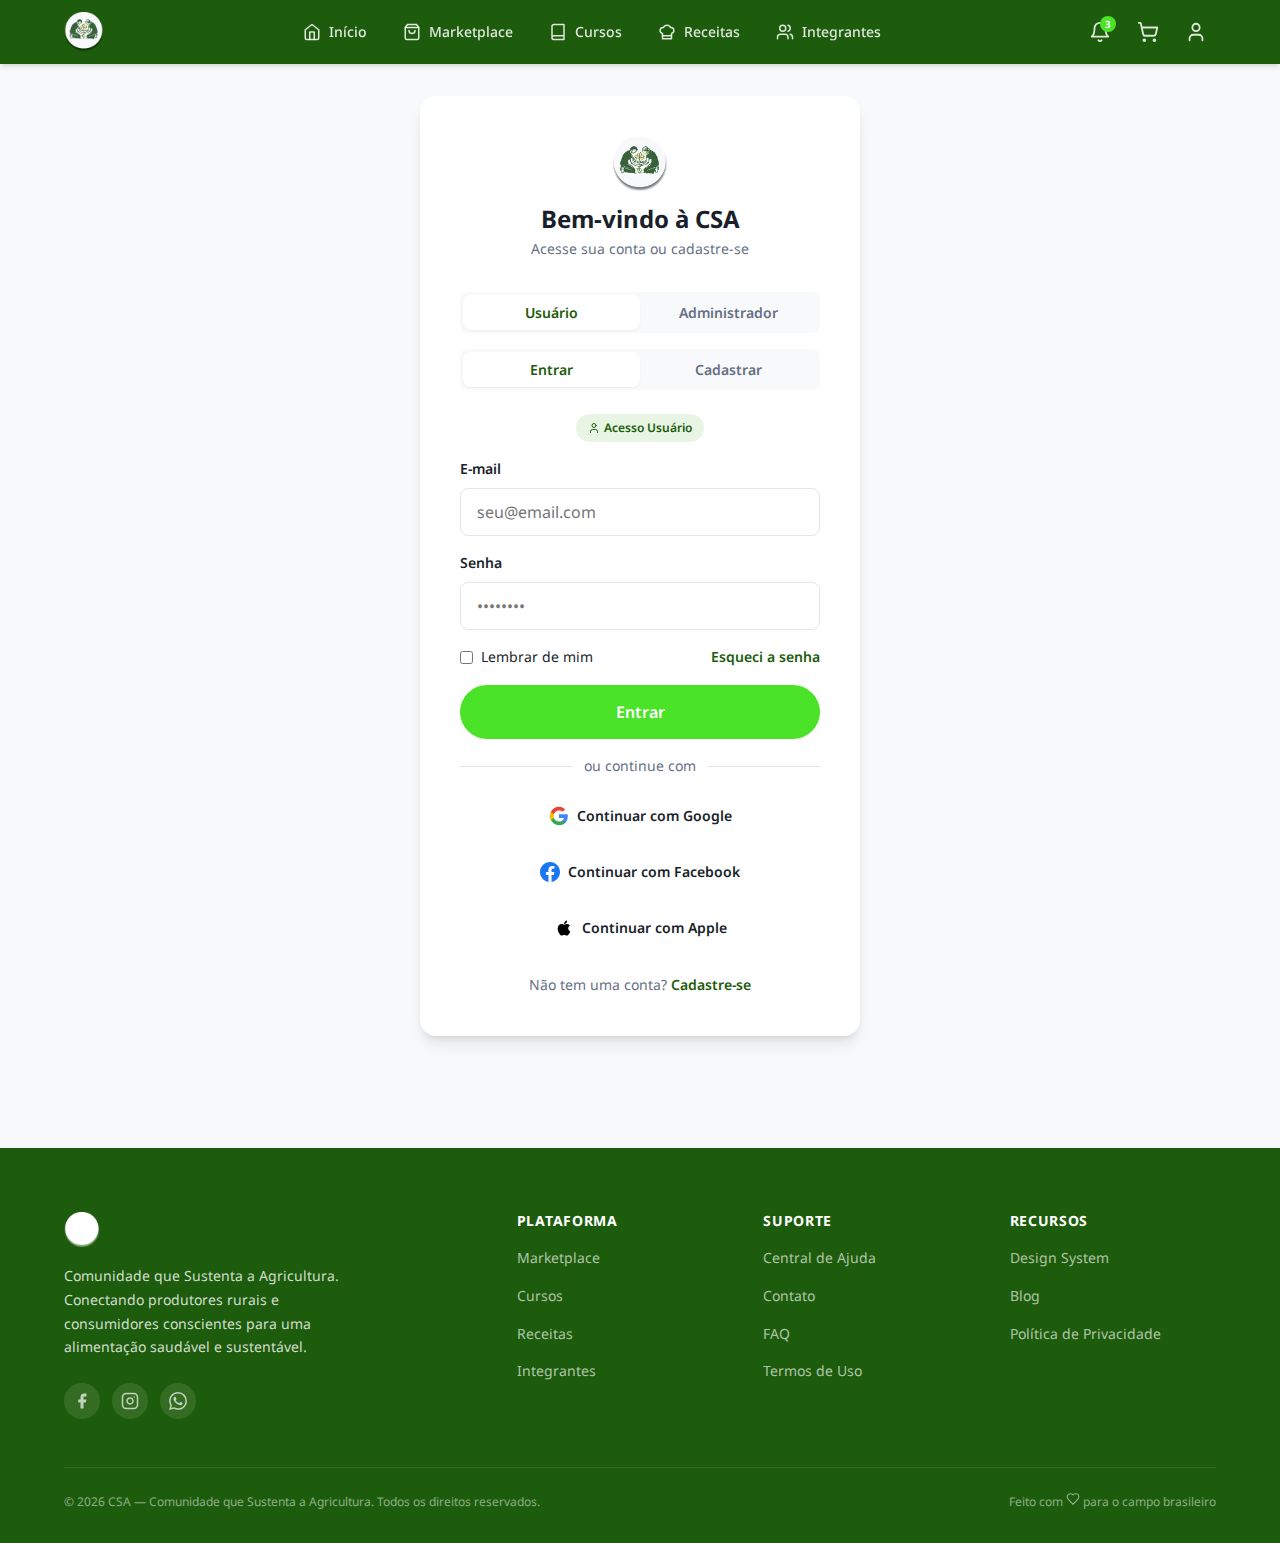
<file: login.html>
<!DOCTYPE html>
<html lang="pt-BR">
<head>
  <meta charset="UTF-8">
  <meta name="viewport" content="width=device-width, initial-scale=1.0">
  <title>Login — CSA</title>
  <link rel="stylesheet" href="css/variables.css?v=20260301">
  <link rel="stylesheet" href="css/styles.css?v=20260301">
  <link rel="stylesheet" href="css/icons.css?v=20260301">
  <link rel="stylesheet" href="css/components.css?v=20260301">
  <link rel="stylesheet" href="css/pages.css?v=20260301">
  <link rel="stylesheet" href="css/animations.css?v=20260301">
  <link rel="icon" href="data:image/svg+xml,<svg xmlns='http://www.w3.org/2000/svg' viewBox='0 0 100 100'><text y='.9em' font-size='90'>🌱</text></svg>">
</head>
<body>
  <div id="app-header"></div>

  <main class="auth-page page-transition">
    <div class="auth-container">
      <div class="auth-card scale-in">
        <div class="auth-logo">
          <img src="assets/logo.png" alt="CSA" style="height:56px;margin:0 auto var(--space-3);">
          <h2>Bem-vindo à CSA</h2>
          <p>Acesse sua conta ou cadastre-se</p>
        </div>

        <!-- Role Tabs -->
        <div class="auth-tabs" style="margin-bottom:var(--space-4);">
          <button class="auth-tab active" onclick="setRole('user')">Usuário</button>
          <button class="auth-tab" onclick="setRole('admin')">Administrador</button>
        </div>

        <!-- Login / Register Tabs -->
        <div class="auth-tabs" id="auth-tabs">
          <button class="auth-tab active" onclick="setForm('login')">Entrar</button>
          <button class="auth-tab" onclick="setForm('register')">Cadastrar</button>
        </div>

        <div id="role-badge" style="text-align:center;margin-bottom:var(--space-4);"></div>

        <!-- Login Form -->
        <form class="auth-form active" id="form-login" onsubmit="handleLogin(event)">
          <div class="form-group">
            <label for="login-email">E-mail</label>
            <input type="email" id="login-email" placeholder="seu@email.com" required>
          </div>
          <div class="form-group">
            <label for="login-password">Senha</label>
            <input type="password" id="login-password" placeholder="••••••••" required>
          </div>
          <div class="form-row">
            <label><input type="checkbox"> Lembrar de mim</label>
            <a href="#">Esqueci a senha</a>
          </div>
          <button type="submit" class="btn btn-primary btn-lg w-full btn-pulse" id="login-btn">
            Entrar
          </button>
        </form>

        <!-- Register Form -->
        <form class="auth-form" id="form-register" onsubmit="handleRegister(event)">
          <div class="form-group">
            <label for="reg-name">Nome completo</label>
            <input type="text" id="reg-name" placeholder="Seu nome" required>
          </div>
          <div class="form-group">
            <label for="reg-email">E-mail</label>
            <input type="email" id="reg-email" placeholder="seu@email.com" required>
          </div>
          <div class="form-group">
            <label for="reg-phone">Telefone</label>
            <input type="tel" id="reg-phone" placeholder="(11) 99999-9999">
          </div>
          <div class="form-group">
            <label for="reg-password">Senha</label>
            <input type="password" id="reg-password" placeholder="Mínimo 8 caracteres" required minlength="8">
          </div>
          <div class="form-group">
            <label for="reg-confirm">Confirmar senha</label>
            <input type="password" id="reg-confirm" placeholder="Repita a senha" required>
          </div>
          <div id="admin-fields" style="display:none;">
            <div class="form-group" style="margin-top:var(--space-4);">
              <label for="admin-code">Código de Administrador</label>
              <input type="text" id="admin-code" placeholder="Código fornecido pela CSA">
            </div>
          </div>
          <label style="font-size:var(--font-size-xs);display:flex;gap:var(--space-2);align-items:flex-start;margin-top:var(--space-2);">
            <input type="checkbox" required>
            <span>Li e aceito os <a href="#" style="color:var(--green-dark);font-weight:600;">Termos de Uso</a> e a <a href="#" style="color:var(--green-dark);font-weight:600;">Política de Privacidade</a></span>
          </label>
          <button type="submit" class="btn btn-primary btn-lg w-full btn-pulse">
            Criar Conta
          </button>
        </form>

        <div class="auth-divider">ou continue com</div>

        <div style="display:flex;flex-direction:column;gap:var(--space-3);">
          <button class="btn btn-ghost w-full social-btn" onclick="showToast('Login com Google em breve!','info')">
            <svg width="20" height="20" viewBox="0 0 24 24"><path d="M22.56 12.25c0-.78-.07-1.53-.2-2.25H12v4.26h5.92a5.06 5.06 0 0 1-2.2 3.32v2.77h3.57c2.08-1.92 3.28-4.74 3.28-8.1z" fill="#4285F4"/><path d="M12 23c2.97 0 5.46-.98 7.28-2.66l-3.57-2.77c-.98.66-2.23 1.06-3.71 1.06-2.86 0-5.29-1.93-6.16-4.53H2.18v2.84C3.99 20.53 7.7 23 12 23z" fill="#34A853"/><path d="M5.84 14.09c-.22-.66-.35-1.36-.35-2.09s.13-1.43.35-2.09V7.07H2.18A11.96 11.96 0 0 0 1 12c0 1.94.46 3.77 1.18 5.07l3.66-2.84v-.14z" fill="#FBBC05"/><path d="M12 5.38c1.62 0 3.06.56 4.21 1.64l3.15-3.15C17.45 2.09 14.97 1 12 1 7.7 1 3.99 3.47 2.18 7.07l3.66 2.84c.87-2.6 3.3-4.53 6.16-4.53z" fill="#EA4335"/></svg>
            Continuar com Google
          </button>
          <button class="btn btn-ghost w-full social-btn" onclick="showToast('Login com Facebook em breve!','info')">
            <svg width="20" height="20" viewBox="0 0 24 24"><path d="M24 12.073c0-6.627-5.373-12-12-12s-12 5.373-12 12c0 5.99 4.388 10.954 10.125 11.854v-8.385H7.078v-3.47h3.047V9.43c0-3.007 1.792-4.669 4.533-4.669 1.312 0 2.686.235 2.686.235v2.953H15.83c-1.491 0-1.956.925-1.956 1.874v2.25h3.328l-.532 3.47h-2.796v8.385C19.612 23.027 24 18.062 24 12.073z" fill="#1877F2"/></svg>
            Continuar com Facebook
          </button>
          <button class="btn btn-ghost w-full social-btn" onclick="showToast('Login com Apple em breve!','info')">
            <svg width="20" height="20" viewBox="0 0 24 24"><path d="M17.05 20.28c-.98.95-2.05.88-3.08.4-1.09-.5-2.08-.48-3.24 0-1.44.62-2.2.44-3.06-.4C2.79 15.25 3.51 7.59 9.05 7.31c1.35.07 2.29.74 3.08.8 1.18-.24 2.31-.93 3.57-.84 1.51.12 2.65.72 3.4 1.8-3.12 1.87-2.38 5.98.48 7.13-.57 1.5-1.31 2.99-2.54 4.09zM12.03 7.25c-.15-2.23 1.66-4.07 3.74-4.25.29 2.58-2.34 4.5-3.74 4.25z" fill="#000000"/></svg>
            Continuar com Apple
          </button>
        </div>

        <div class="auth-footer" id="auth-footer">
          Não tem uma conta? <a href="#" onclick="setForm('register');return false;">Cadastre-se</a>
        </div>
      </div>
    </div>
  </main>

  <div id="app-footer"></div>

  <script src="js/icons.js?v=20260301"></script>
  <script src="js/data.js?v=20260301"></script>
  <script src="js/app.js?v=20260301"></script>
  <script src="js/admin-store.js?v=20260301"></script>
  <script>
    document.getElementById('app-header').innerHTML = renderHeader('');
    document.getElementById('app-footer').innerHTML = renderFooter();
    initNotifications();

    let currentRole = 'user';
    let currentForm = 'login';

    function setRole(role) {
      currentRole = role;
      document.querySelectorAll('.auth-tabs')[0].querySelectorAll('.auth-tab').forEach((t, i) => {
        t.classList.toggle('active', (i === 0 && role === 'user') || (i === 1 && role === 'admin'));
      });
      const badge = document.getElementById('role-badge');
      if (role === 'admin') {
        badge.innerHTML = `<span class="badge badge-warning">${Icons.lock(12)} Acesso Administrativo</span>`;
        document.getElementById('admin-fields').style.display = 'block';
      } else {
        badge.innerHTML = `<span class="badge badge-green">${Icons.profile(12)} Acesso Usuário</span>`;
        document.getElementById('admin-fields').style.display = 'none';
      }
    }

    function setForm(form) {
      currentForm = form;
      document.getElementById('auth-tabs').querySelectorAll('.auth-tab').forEach((t, i) => {
        t.classList.toggle('active', (i === 0 && form === 'login') || (i === 1 && form === 'register'));
      });
      document.querySelectorAll('.auth-form').forEach(f => f.classList.remove('active'));
      document.getElementById('form-' + form).classList.add('active');

      const footer = document.getElementById('auth-footer');
      if (form === 'login') {
        footer.innerHTML = `Não tem uma conta? <a href="#" onclick="setForm('register');return false;">Cadastre-se</a>`;
      } else {
        footer.innerHTML = `Já tem uma conta? <a href="#" onclick="setForm('login');return false;">Entrar</a>`;
      }
    }

    function handleLogin(e) {
      e.preventDefault();
      const email = document.getElementById('login-email').value;
      const name = email.split('@')[0];
      if (currentRole === 'admin') {
        AdminStore.setAuth({ role: 'admin', name: name, email: email });
        showToast('Login de administrador realizado com sucesso!', 'lock');
        setTimeout(() => { window.location.href = 'admin.html'; }, 1200);
      } else {
        AdminStore.setAuth({ role: 'user', name: name, email: email });
        showToast('Login realizado com sucesso!', 'check');
        setTimeout(() => { window.location.href = 'perfil.html'; }, 1200);
      }
    }

    function handleRegister(e) {
      e.preventDefault();
      const pass = document.getElementById('reg-password').value;
      const confirm = document.getElementById('reg-confirm').value;
      if (pass !== confirm) {
        showToast('As senhas não coincidem!', 'close');
        return;
      }
      if (currentRole === 'admin') {
        const code = document.getElementById('admin-code').value;
        if (!code) {
          showToast('Informe o código de administrador!', 'close');
          return;
        }
        AdminStore.setAuth({ role: 'admin', name: document.getElementById('reg-name').value, email: document.getElementById('reg-email').value });
        showToast('Conta admin criada! Bem-vindo à CSA.', 'check');
        setTimeout(() => { window.location.href = 'admin.html'; }, 1200);
      } else {
        AdminStore.setAuth({ role: 'user', name: document.getElementById('reg-name').value, email: document.getElementById('reg-email').value });
        showToast('Conta criada com sucesso! Bem-vindo à CSA.', 'check');
        setTimeout(() => { window.location.href = 'perfil.html'; }, 1200);
      }
    }

    // Init
    setRole('user');
  </script>
</body>
</html>
</file>
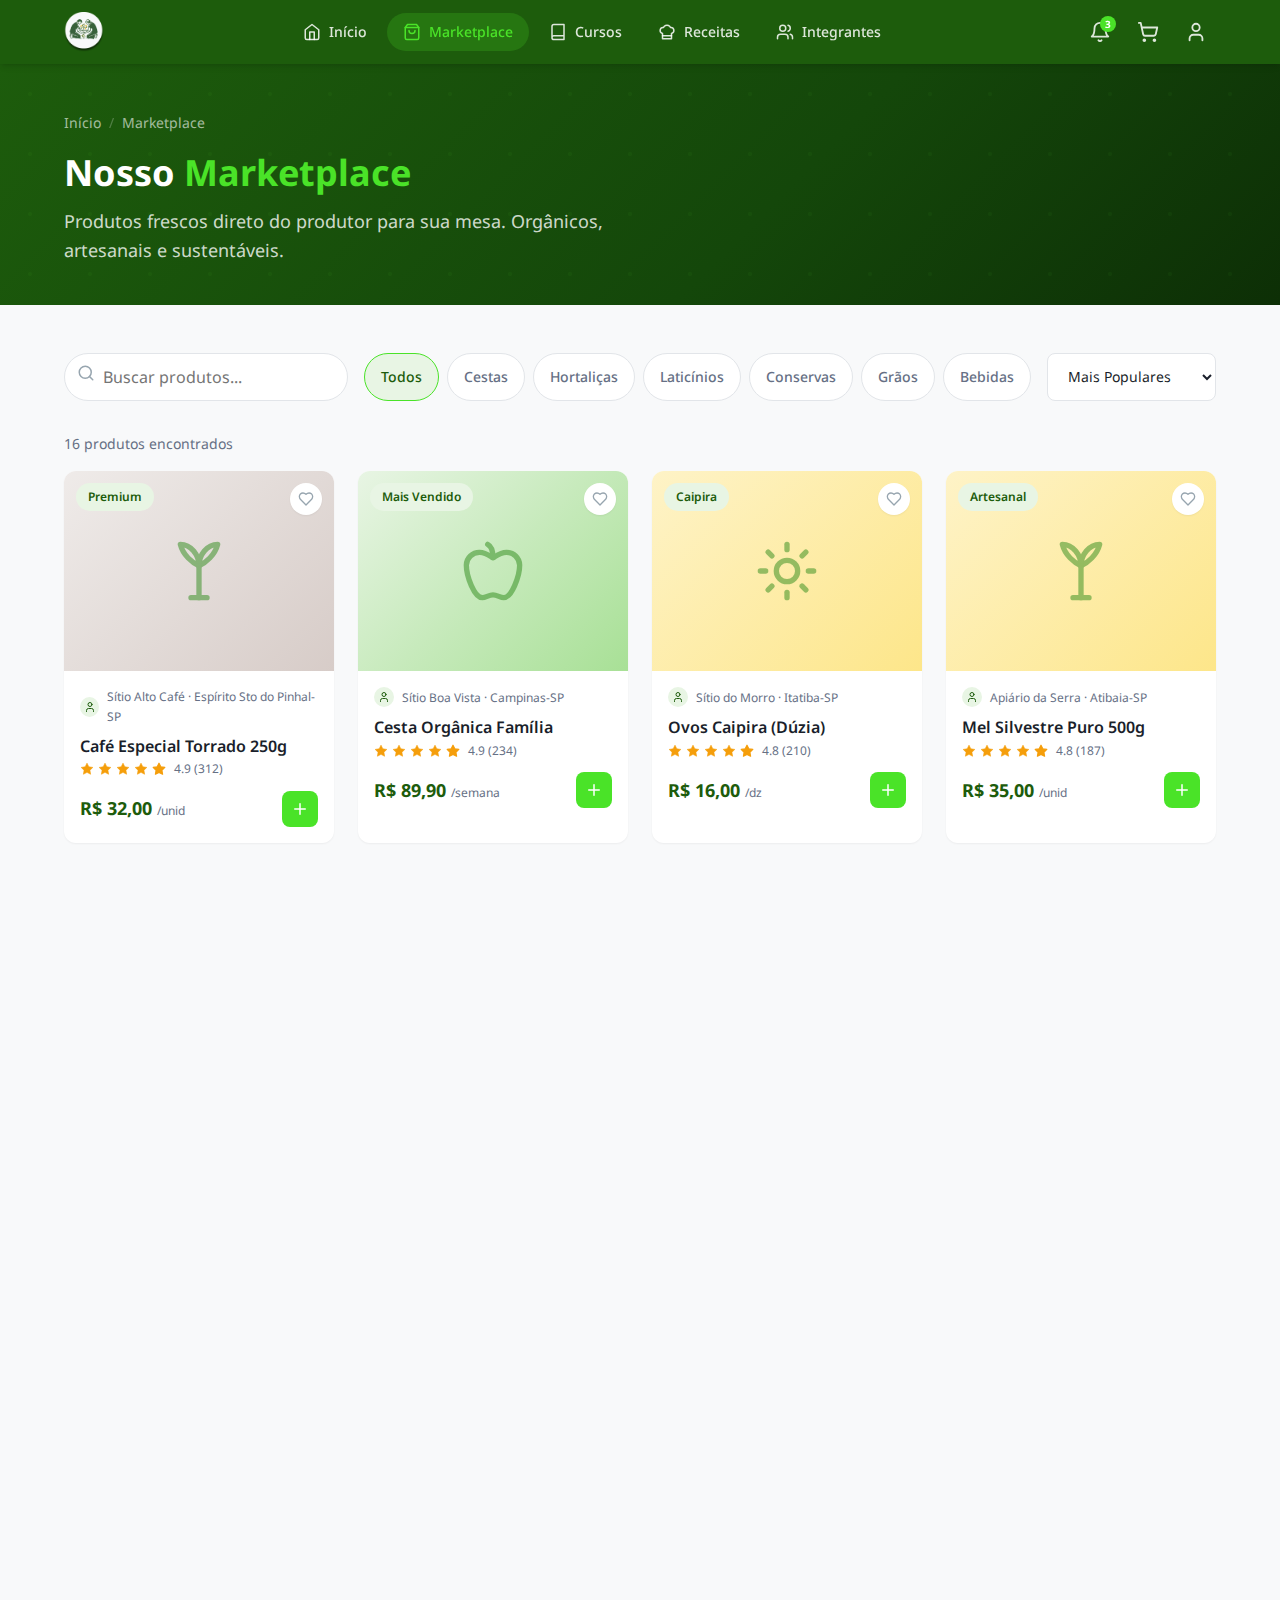
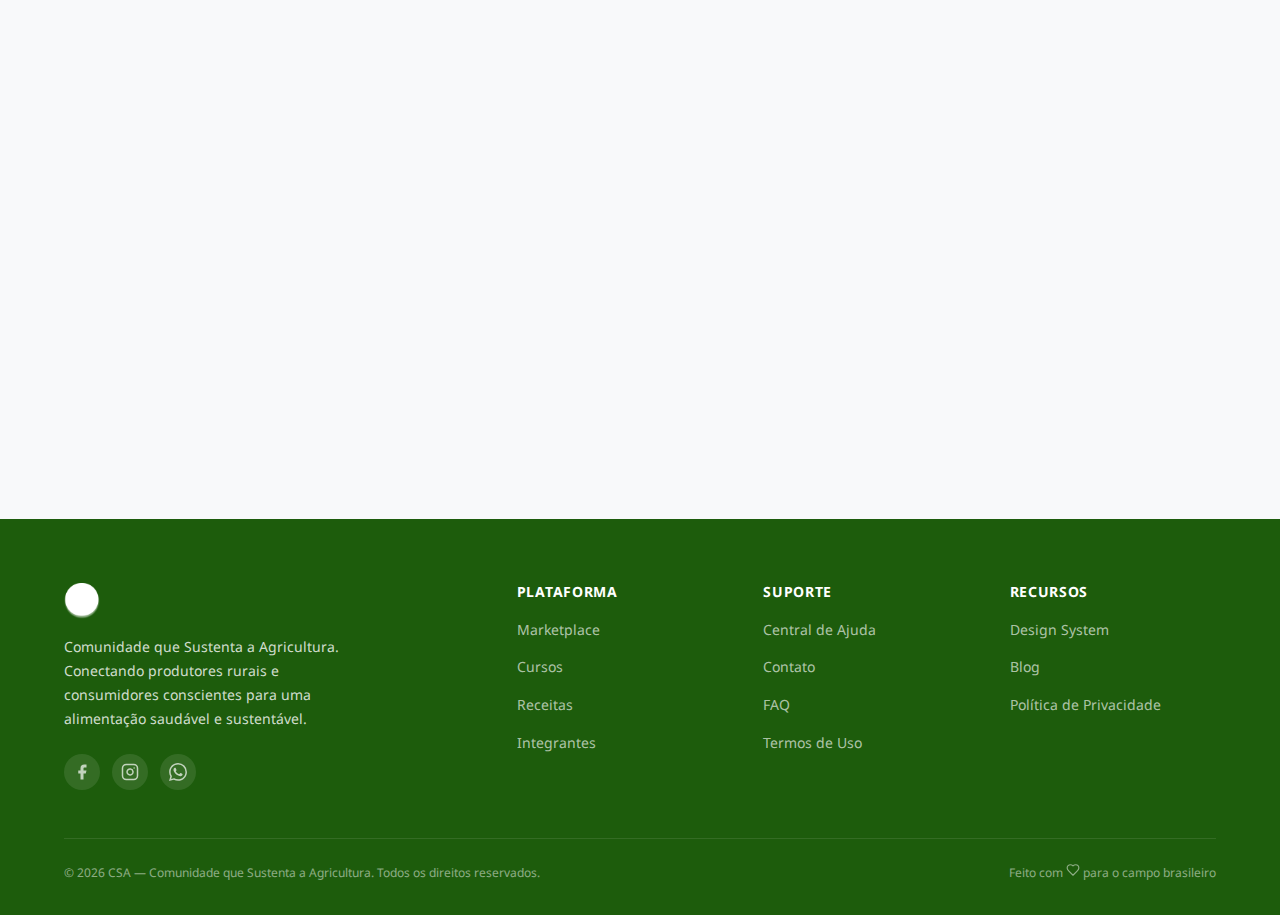
<file: marketplace.html>
<!DOCTYPE html>
<html lang="pt-BR">
<head>
  <meta charset="UTF-8">
  <meta name="viewport" content="width=device-width, initial-scale=1.0">
  <title>Marketplace — CSA</title>
  <link rel="stylesheet" href="css/variables.css?v=20260301">
  <link rel="stylesheet" href="css/styles.css?v=20260301">
  <link rel="stylesheet" href="css/icons.css?v=20260301">
  <link rel="stylesheet" href="css/components.css?v=20260301">
  <link rel="stylesheet" href="css/home.css?v=20260301">
  <link rel="stylesheet" href="css/pages.css?v=20260301">
  <link rel="stylesheet" href="css/animations.css?v=20260301">
  <link rel="icon" href="data:image/svg+xml,<svg xmlns='http://www.w3.org/2000/svg' viewBox='0 0 100 100'><text y='.9em' font-size='90'>🌱</text></svg>">
</head>
<body>
  <div id="app-header"></div>

  <section class="page-hero">
    <div class="container">
      <div class="breadcrumb">
        <a href="index.html">Início</a>
        <span class="sep">/</span>
        <span>Marketplace</span>
      </div>
      <h1>Nosso <span>Marketplace</span></h1>
      <p>Produtos frescos direto do produtor para sua mesa. Orgânicos, artesanais e sustentáveis.</p>
    </div>
  </section>

  <main class="page-section">
    <div class="container">
      <!-- Filters -->
      <div class="filters-bar">
        <div class="filter-search">
          <div class="input-group">
            <span class="input-icon" id="search-icon"></span>
            <input type="text" id="product-search" placeholder="Buscar produtos..." oninput="filterProducts()">
          </div>
        </div>
        <div class="filter-pills" id="category-filters"></div>
        <select class="filter-select" id="sort-select" onchange="filterProducts()">
          <option value="popular">Mais Populares</option>
          <option value="price-asc">Menor Preço</option>
          <option value="price-desc">Maior Preço</option>
          <option value="rating">Melhor Avaliação</option>
          <option value="name">A-Z</option>
        </select>
      </div>

      <p class="results-count" id="results-count"></p>

      <!-- Products Grid -->
      <div class="grid grid-4" id="marketplace-grid"></div>

      <!-- Empty state -->
      <div class="empty-state" id="empty-state" style="display:none;">
        <div id="empty-icon"></div>
        <h3>Nenhum produto encontrado</h3>
        <p>Tente ajustar os filtros ou buscar com outras palavras.</p>
      </div>
    </div>
  </main>

  <div id="app-footer"></div>

  <script src="js/icons.js?v=20260301"></script>
  <script src="js/data.js?v=20260301"></script>
  <script src="js/app.js?v=20260301"></script>
  <script>
    // Init page
    document.getElementById('app-header').innerHTML = renderHeader('marketplace');
    document.getElementById('app-footer').innerHTML = renderFooter();
    document.getElementById('search-icon').innerHTML = Icons.search(18);
    document.getElementById('empty-icon').innerHTML = Icons.search(48);
    initNotifications();

    let activeCategory = 'todos';

    // Render category pills
    function renderCategoryFilters() {
      const el = document.getElementById('category-filters');
      const cats = [{ id: 'todos', name: 'Todos' }, ...window.CATEGORIES];
      el.innerHTML = cats.map(c =>
        `<button class="filter-pill ${c.id === activeCategory ? 'active' : ''}" onclick="setCategory('${c.id}')" data-tooltip="${c.name}">${c.name}</button>`
      ).join('');
    }

    function setCategory(cat) {
      activeCategory = cat;
      renderCategoryFilters();
      filterProducts();
    }

    function filterProducts() {
      const search = document.getElementById('product-search').value.toLowerCase();
      const sort = document.getElementById('sort-select').value;

      let products = [...window.PRODUCTS];

      // Filter by category
      if (activeCategory !== 'todos') {
        products = products.filter(p => p.category === activeCategory);
      }

      // Filter by search
      if (search) {
        products = products.filter(p =>
          p.name.toLowerCase().includes(search) ||
          p.producer.toLowerCase().includes(search) ||
          p.description.toLowerCase().includes(search)
        );
      }

      // Sort
      switch (sort) {
        case 'price-asc':  products.sort((a, b) => a.price - b.price); break;
        case 'price-desc': products.sort((a, b) => b.price - a.price); break;
        case 'rating':     products.sort((a, b) => b.rating - a.rating); break;
        case 'name':       products.sort((a, b) => a.name.localeCompare(b.name)); break;
        default:           products.sort((a, b) => b.reviews - a.reviews); break;
      }

      // Render
      const grid = document.getElementById('marketplace-grid');
      const empty = document.getElementById('empty-state');
      const count = document.getElementById('results-count');

      if (products.length === 0) {
        grid.innerHTML = '';
        empty.style.display = 'block';
        count.textContent = '0 produtos encontrados';
      } else {
        empty.style.display = 'none';
        count.textContent = `${products.length} produto${products.length > 1 ? 's' : ''} encontrado${products.length > 1 ? 's' : ''}`;
        grid.innerHTML = products.map((p, i) => renderProductCard(p, i)).join('');
        setTimeout(initScrollAnimations, 50);
      }
    }

    renderCategoryFilters();
    filterProducts();
  </script>
</body>
</html>
</file>
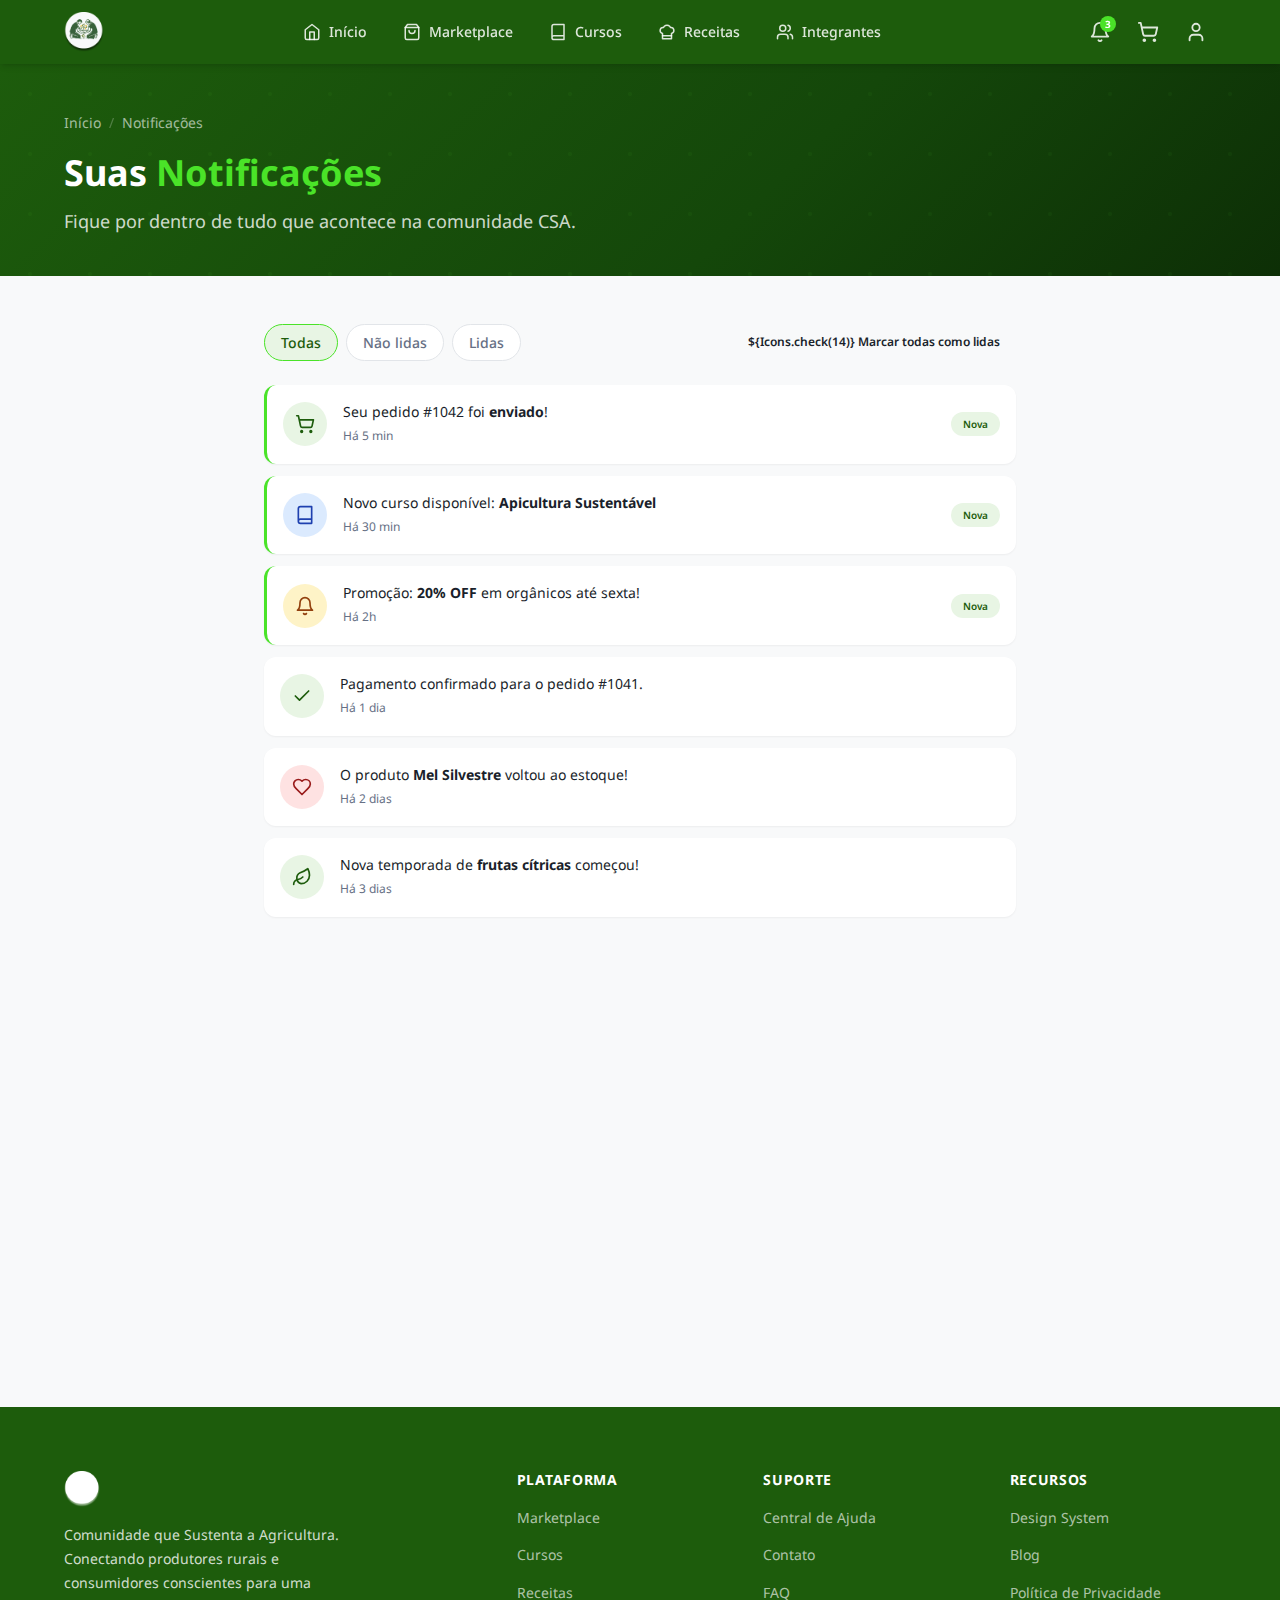
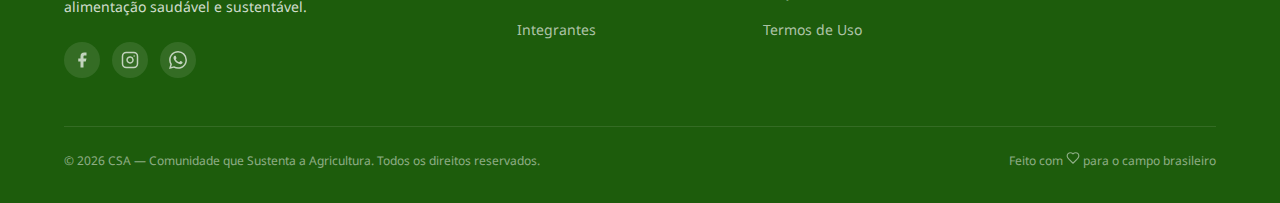
<file: notificacoes.html>
<!DOCTYPE html>
<html lang="pt-BR">
<head>
  <meta charset="UTF-8">
  <meta name="viewport" content="width=device-width, initial-scale=1.0">
  <title>Notificações — CSA</title>
  <link rel="stylesheet" href="css/variables.css?v=20260301">
  <link rel="stylesheet" href="css/styles.css?v=20260301">
  <link rel="stylesheet" href="css/icons.css?v=20260301">
  <link rel="stylesheet" href="css/components.css?v=20260301">
  <link rel="stylesheet" href="css/pages.css?v=20260301">
  <link rel="stylesheet" href="css/animations.css?v=20260301">
  <link rel="icon" href="data:image/svg+xml,<svg xmlns='http://www.w3.org/2000/svg' viewBox='0 0 100 100'><text y='.9em' font-size='90'>🌱</text></svg>">
</head>
<body>
  <div id="app-header"></div>

  <section class="page-hero">
    <div class="container">
      <div class="breadcrumb">
        <a href="index.html">Início</a>
        <span class="sep">/</span>
        <span>Notificações</span>
      </div>
      <h1>Suas <span>Notificações</span></h1>
      <p>Fique por dentro de tudo que acontece na comunidade CSA.</p>
    </div>
  </section>

  <main class="page-section">
    <div class="container" style="max-width:800px;">
      <div style="display:flex;justify-content:space-between;align-items:center;margin-bottom:var(--space-6);">
        <div class="filter-pills">
          <button class="filter-pill active" onclick="filterNotifs('all',this)">Todas</button>
          <button class="filter-pill" onclick="filterNotifs('unread',this)">Não lidas</button>
          <button class="filter-pill" onclick="filterNotifs('read',this)">Lidas</button>
        </div>
        <button class="btn btn-ghost btn-sm" onclick="markPageAllRead()" data-tooltip="Marcar todas como lidas">
          ${Icons.check(14)} Marcar todas como lidas
        </button>
      </div>

      <div class="notif-page-list" id="notif-list"></div>

      <div class="empty-state" id="empty-state" style="display:none;">
        <div>${Icons.bell(48)}</div>
        <h3>Nenhuma notificação</h3>
        <p>Você está em dia! Novas notificações aparecerão aqui.</p>
      </div>
    </div>
  </main>

  <div id="app-footer"></div>

  <script src="js/icons.js?v=20260301"></script>
  <script src="js/data.js?v=20260301"></script>
  <script src="js/app.js?v=20260301"></script>
  <script>
    document.getElementById('app-header').innerHTML = renderHeader('');
    document.getElementById('app-footer').innerHTML = renderFooter();
    initNotifications();

    // Extended notifications
    const allNotifications = [
      ...window.CSA.notifications,
      { id: 6, icon: 'green', iconName: 'leaf', text: 'Nova temporada de <strong>frutas cítricas</strong> começou!', time: 'Há 3 dias', unread: false },
      { id: 7, icon: 'blue', iconName: 'course', text: 'Você completou 75% do curso <strong>Horta Orgânica</strong>.', time: 'Há 4 dias', unread: false },
      { id: 8, icon: 'orange', iconName: 'star', text: 'Avalie seu último pedido e ganhe <strong>pontos</strong>!', time: 'Há 5 dias', unread: false },
      { id: 9, icon: 'green', iconName: 'members', text: 'O produtor <strong>Sítio Boa Vista</strong> adicionou novos produtos.', time: 'Há 1 semana', unread: false },
      { id: 10, icon: 'red', iconName: 'heart', text: 'Seu favorito <strong>Queijo Minas</strong> está em promoção!', time: 'Há 1 semana', unread: false },
    ];

    let currentFilter = 'all';

    function renderNotifications(filter) {
      let notifs = allNotifications;
      if (filter === 'unread') notifs = notifs.filter(n => n.unread);
      if (filter === 'read') notifs = notifs.filter(n => !n.unread);

      const list = document.getElementById('notif-list');
      const empty = document.getElementById('empty-state');

      if (notifs.length === 0) {
        list.innerHTML = '';
        empty.style.display = 'block';
      } else {
        empty.style.display = 'none';
        list.innerHTML = notifs.map((n, i) => `
          <div class="notif-page-item ${n.unread ? 'unread' : ''} fade-in-up stagger-${(i % 8) + 1}" onclick="toggleRead(${n.id})">
            <div class="notif-page-icon ${n.icon}">${Icons[n.iconName](20)}</div>
            <div class="notif-page-content">
              <p>${n.text}</p>
              <span>${n.time}</span>
            </div>
            ${n.unread ? `<span class="badge badge-green" style="font-size:10px;">Nova</span>` : ''}
          </div>
        `).join('');
        setTimeout(initScrollAnimations, 50);
      }
    }

    function filterNotifs(filter, btn) {
      currentFilter = filter;
      document.querySelectorAll('.filter-pill').forEach(p => p.classList.remove('active'));
      btn.classList.add('active');
      renderNotifications(filter);
    }

    function toggleRead(id) {
      const n = allNotifications.find(x => x.id === id);
      if (n) n.unread = false;
      renderNotifications(currentFilter);
    }

    function markPageAllRead() {
      allNotifications.forEach(n => n.unread = false);
      window.CSA.notifications.forEach(n => n.unread = false);
      renderNotifications(currentFilter);
      showToast('Todas as notificações marcadas como lidas', 'check');
    }

    renderNotifications('all');
  </script>
</body>
</html>
</file>
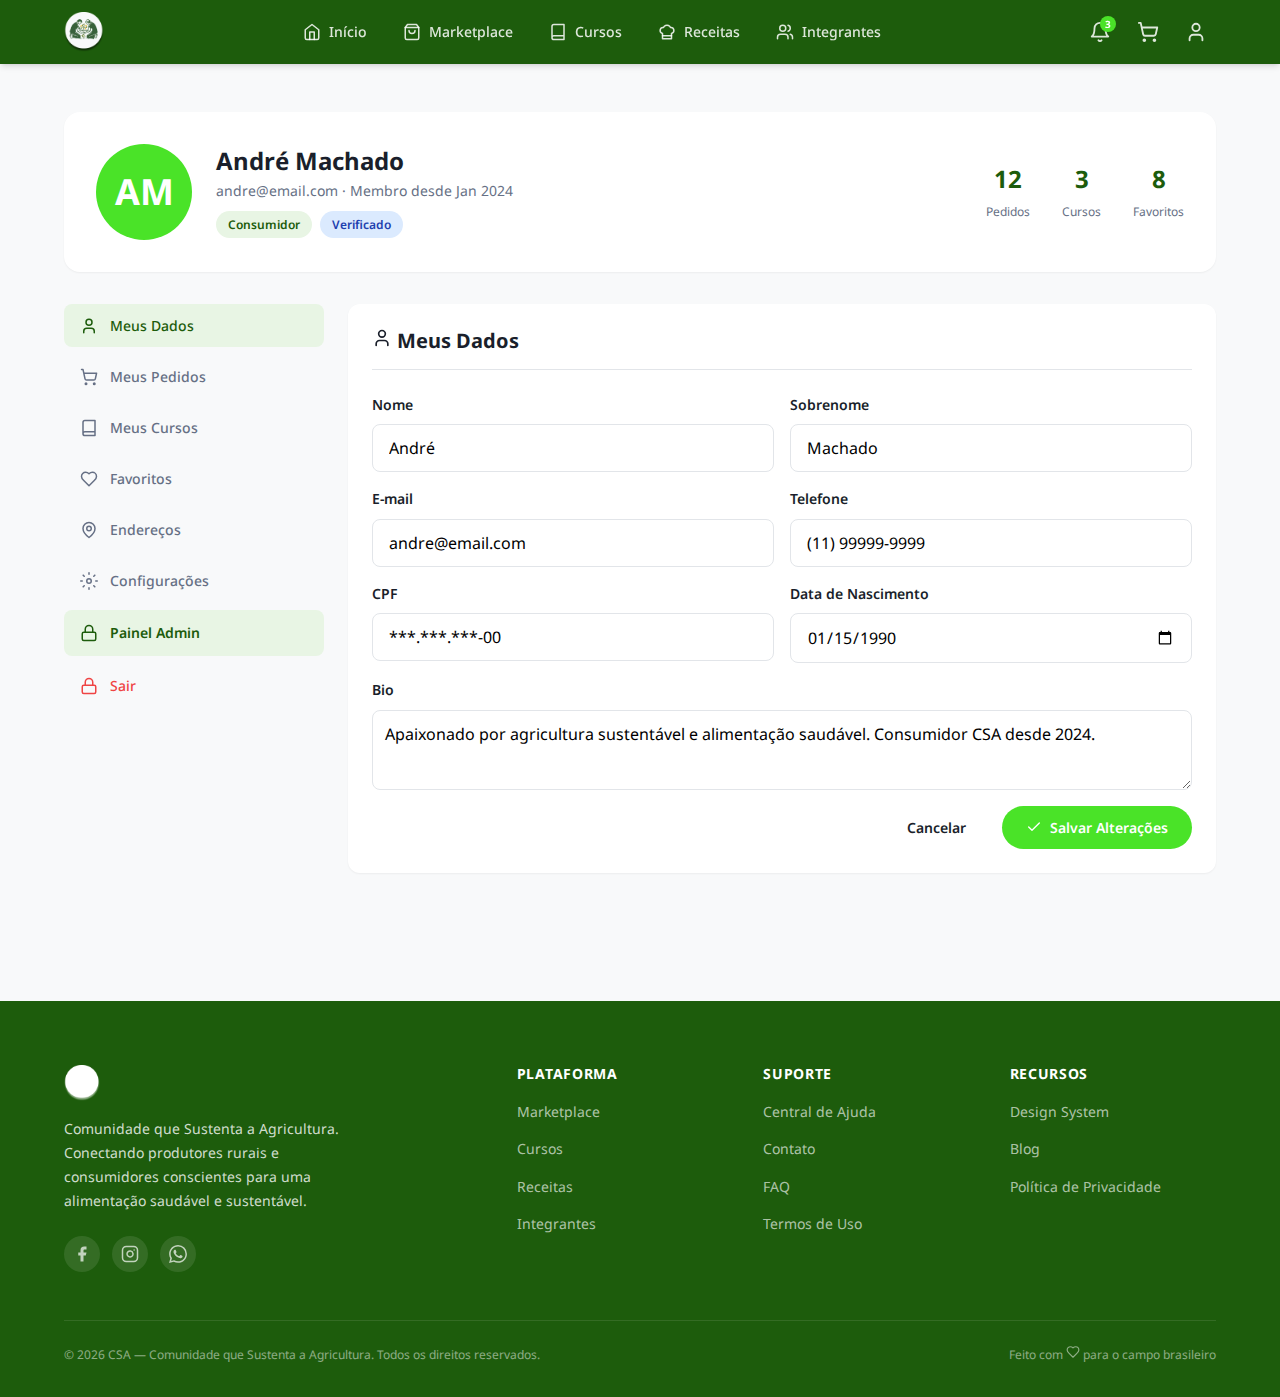
<file: perfil.html>
<!DOCTYPE html>
<html lang="pt-BR">
<head>
  <meta charset="UTF-8">
  <meta name="viewport" content="width=device-width, initial-scale=1.0">
  <title>Meu Perfil — CSA</title>
  <link rel="stylesheet" href="css/variables.css?v=20260301">
  <link rel="stylesheet" href="css/styles.css?v=20260301">
  <link rel="stylesheet" href="css/icons.css?v=20260301">
  <link rel="stylesheet" href="css/components.css?v=20260301">
  <link rel="stylesheet" href="css/home.css?v=20260301">
  <link rel="stylesheet" href="css/pages.css?v=20260301">
  <link rel="stylesheet" href="css/animations.css?v=20260301">
  <link rel="icon" href="data:image/svg+xml,<svg xmlns='http://www.w3.org/2000/svg' viewBox='0 0 100 100'><text y='.9em' font-size='90'>🌱</text></svg>">
</head>
<body>
  <div id="app-header"></div>

  <main class="page-section page-transition">
    <div class="container" id="profile-page"></div>
  </main>

  <div id="app-footer"></div>

  <script src="js/icons.js?v=20260301"></script>
  <script src="js/data.js?v=20260301"></script>
  <script src="js/app.js?v=20260301"></script>
  <script src="js/admin-store.js?v=20260301"></script>
  <script>
    document.getElementById('app-header').innerHTML = renderHeader('');
    document.getElementById('app-footer').innerHTML = renderFooter();
    initNotifications();

    const sections = ['dados', 'pedidos', 'cursos', 'favoritos', 'enderecos', 'config'];

    function showSection(name) {
      sections.forEach(s => {
        document.getElementById('sec-' + s).style.display = s === name ? 'block' : 'none';
      });
      document.querySelectorAll('.profile-sidebar-item').forEach((item, i) => {
        item.classList.toggle('active', sections[i] === name);
      });
    }

    function renderProfilePage() {
      const auth = AdminStore.getAuth();
      const isAdmin = auth && auth.role === 'admin';
      const orders = [
        { id: 1042, date: '15/01/2025', status: 'Enviado', statusColor: 'badge-info', items: 3, total: 187.40 },
        { id: 1041, date: '08/01/2025', status: 'Entregue', statusColor: 'badge-green', items: 5, total: 256.80 },
        { id: 1038, date: '22/12/2024', status: 'Entregue', statusColor: 'badge-green', items: 2, total: 89.90 },
        { id: 1035, date: '10/12/2024', status: 'Entregue', statusColor: 'badge-green', items: 4, total: 178.50 },
      ];

      const progress = [75, 40, 15];
      const courses = window.COURSES.slice(0, 3);
      const favProducts = window.PRODUCTS.slice(0, 4);
      const notifSettings = ['E-mail de ofertas', 'Notificações push', 'Novos cursos', 'Status de pedidos'];

      document.getElementById('profile-page').innerHTML = `
      <!-- Profile Header -->
      <div class="profile-header fade-in-up">
        <div class="profile-avatar">AM</div>
        <div class="profile-info">
          <h2>André Machado</h2>
          <p>andre@email.com · Membro desde Jan 2024</p>
          <div style="display:flex;gap:var(--space-2);margin-top:var(--space-2);">
            <span class="badge badge-green">Consumidor</span>
            <span class="badge badge-info">Verificado</span>
          </div>
        </div>
        <div class="profile-stats">
          <div class="profile-stat" data-tooltip="Total de pedidos realizados">
            <strong>12</strong><span>Pedidos</span>
          </div>
          <div class="profile-stat" data-tooltip="Cursos matriculados">
            <strong>3</strong><span>Cursos</span>
          </div>
          <div class="profile-stat" data-tooltip="Receitas salvas">
            <strong>8</strong><span>Favoritos</span>
          </div>
        </div>
      </div>

      <div class="profile-grid">
        <!-- Sidebar -->
        <div class="profile-sidebar">
          <button class="profile-sidebar-item active" onclick="showSection('dados')" data-tooltip="Informações pessoais">
            ${Icons.profile(18)} Meus Dados
          </button>
          <button class="profile-sidebar-item" onclick="showSection('pedidos')" data-tooltip="Histórico de pedidos">
            ${Icons.cart(18)} Meus Pedidos
          </button>
          <button class="profile-sidebar-item" onclick="showSection('cursos')" data-tooltip="Cursos em andamento">
            ${Icons.course(18)} Meus Cursos
          </button>
          <button class="profile-sidebar-item" onclick="showSection('favoritos')" data-tooltip="Itens salvos">
            ${Icons.heart(18)} Favoritos
          </button>
          <button class="profile-sidebar-item" onclick="showSection('enderecos')" data-tooltip="Endereços de entrega">
            ${Icons.locationPin(18)} Endereços
          </button>
          <button class="profile-sidebar-item" onclick="showSection('config')" data-tooltip="Configurações da conta">
            ${Icons.settings(18)} Configurações
          </button>          ${isAdmin ? `
          <a href="admin.html" class="profile-sidebar-item" style="color:var(--green-dark);background:var(--green-light);font-weight:600;" data-tooltip="Painel de administração">
            ${Icons.lock(18)} Painel Admin
          </a>` : ''}          <button class="profile-sidebar-item" onclick="showToast('Desconectado com sucesso!','check');AdminStore.logout();setTimeout(()=>window.location.href='login.html',1000)" style="color:var(--error);" data-tooltip="Sair da conta">
            ${Icons.lock(18)} Sair
          </button>
        </div>

        <!-- Content -->
        <div id="profile-content">
          <!-- Meus Dados -->
          <div class="profile-content" id="sec-dados">
            <h3>${Icons.profile(20)} Meus Dados</h3>
            <form class="profile-form" onsubmit="event.preventDefault();showToast('Dados salvos com sucesso!','check')">
              <div class="form-group"><label>Nome</label><input type="text" value="André" placeholder="Primeiro nome"></div>
              <div class="form-group"><label>Sobrenome</label><input type="text" value="Machado" placeholder="Sobrenome"></div>
              <div class="form-group"><label>E-mail</label><input type="email" value="andre@email.com" placeholder="E-mail"></div>
              <div class="form-group"><label>Telefone</label><input type="tel" value="(11) 99999-9999" placeholder="Telefone"></div>
              <div class="form-group"><label>CPF</label><input type="text" value="***.***.***-00" placeholder="CPF"></div>
              <div class="form-group"><label>Data de Nascimento</label><input type="date" value="1990-01-15"></div>
              <div class="form-group full">
                <label>Bio</label>
                <textarea style="padding:var(--space-3);border:1px solid var(--border-light);border-radius:var(--radius-md);min-height:80px;resize:vertical;" placeholder="Conte um pouco sobre você...">Apaixonado por agricultura sustentável e alimentação saudável. Consumidor CSA desde 2024.</textarea>
              </div>
              <div class="form-group full" style="display:flex;flex-direction:row;justify-content:flex-end;gap:var(--space-3);">
                <button type="button" class="btn btn-ghost">Cancelar</button>
                <button type="submit" class="btn btn-primary">${Icons.check(16)} Salvar Alterações</button>
              </div>
            </form>
          </div>

          <!-- Meus Pedidos -->
          <div class="profile-content" id="sec-pedidos" style="display:none;">
            <h3>${Icons.cart(20)} Meus Pedidos</h3>
            <div style="display:flex;flex-direction:column;gap:var(--space-4);">
              ${orders.map(o => `
                <div style="display:flex;justify-content:space-between;align-items:center;padding:var(--space-4);background:var(--surface);border-radius:var(--radius-md);">
                  <div>
                    <strong style="font-size:var(--font-size-sm);">Pedido #${o.id}</strong>
                    <p style="font-size:var(--font-size-xs);color:var(--text-muted);">${o.date} · ${o.items} itens</p>
                  </div>
                  <span class="badge ${o.statusColor}">${o.status}</span>
                  <strong style="color:var(--green-dark);">${formatBRL(o.total)}</strong>
                </div>
              `).join('')}
            </div>
          </div>

          <!-- Meus Cursos -->
          <div class="profile-content" id="sec-cursos" style="display:none;">
            <h3>${Icons.course(20)} Meus Cursos</h3>
            <div style="display:flex;flex-direction:column;gap:var(--space-4);">
              ${courses.map((c, i) => `
                <div style="display:flex;gap:var(--space-4);align-items:center;padding:var(--space-4);background:var(--surface);border-radius:var(--radius-md);">
                  <div style="width:60px;height:60px;border-radius:var(--radius-md);background:var(--green-light);display:flex;align-items:center;justify-content:center;">
                    ${Icons[c.icon](28)}
                  </div>
                  <div style="flex:1;">
                    <strong style="font-size:var(--font-size-sm);">${c.title}</strong>
                    <p style="font-size:var(--font-size-xs);color:var(--text-muted);">${c.instructor} · ${c.modules} módulos</p>
                    <div style="height:4px;background:var(--border-light);border-radius:2px;margin-top:var(--space-2);overflow:hidden;">
                      <div style="height:100%;background:var(--green-primary);border-radius:2px;width:${progress[i]}%;"></div>
                    </div>
                  </div>
                  <span class="badge badge-green">${progress[i]}%</span>
                </div>
              `).join('')}
            </div>
          </div>

          <!-- Favoritos -->
          <div class="profile-content" id="sec-favoritos" style="display:none;">
            <h3>${Icons.heart(20)} Favoritos</h3>
            <div class="grid grid-2" style="gap:var(--space-4);">
              ${favProducts.map(p => `
                <div style="display:flex;gap:var(--space-3);padding:var(--space-3);background:var(--surface);border-radius:var(--radius-md);align-items:center;">
                  <div style="width:50px;height:50px;border-radius:var(--radius-md);background:var(--green-light);display:flex;align-items:center;justify-content:center;flex-shrink:0;">
                    ${Icons[p.icon](24)}
                  </div>
                  <div style="flex:1;min-width:0;">
                    <a href="produto.html?id=${p.id}" style="font-size:var(--font-size-sm);font-weight:600;display:block;overflow:hidden;text-overflow:ellipsis;white-space:nowrap;">${p.name}</a>
                    <span style="font-size:var(--font-size-xs);color:var(--green-dark);font-weight:700;">${formatBRL(p.price)}</span>
                  </div>
                  <button class="btn btn-ghost btn-sm" onclick="showToast('Removido dos favoritos','trash')" data-tooltip="Remover">${Icons.close(14)}</button>
                </div>
              `).join('')}
            </div>
          </div>

          <!-- Endereços -->
          <div class="profile-content" id="sec-enderecos" style="display:none;">
            <h3>${Icons.locationPin(20)} Endereços</h3>
            <div style="display:flex;flex-direction:column;gap:var(--space-4);">
              <div style="padding:var(--space-4);border:2px solid var(--green-primary);border-radius:var(--radius-md);background:var(--green-light);">
                <div style="display:flex;justify-content:space-between;align-items:center;margin-bottom:var(--space-2);">
                  <strong style="font-size:var(--font-size-sm);">Casa (Principal)</strong>
                  <span class="badge badge-green">Padrão</span>
                </div>
                <p style="font-size:var(--font-size-sm);color:var(--text-muted);">Rua das Flores, 123 - Jardim Primavera<br>Campinas - SP, 13090-000</p>
              </div>
              <div style="padding:var(--space-4);border:1px solid var(--border-light);border-radius:var(--radius-md);">
                <strong style="font-size:var(--font-size-sm);">Trabalho</strong>
                <p style="font-size:var(--font-size-sm);color:var(--text-muted);margin-top:var(--space-1);">Av. Paulista, 1000 - Bela Vista<br>São Paulo - SP, 01310-100</p>
              </div>
              <button class="btn btn-outline" onclick="showToast('Funcionalidade em breve!','info')">
                ${Icons.plus(16)} Adicionar Endereço
              </button>
            </div>
          </div>

          <!-- Configurações -->
          <div class="profile-content" id="sec-config" style="display:none;">
            <h3>${Icons.settings(20)} Configurações</h3>
            <div style="display:flex;flex-direction:column;gap:var(--space-6);">
              <div>
                <h4 style="font-size:var(--font-size-base);margin-bottom:var(--space-3);">Notificações</h4>
                ${notifSettings.map(n => `
                  <label style="display:flex;align-items:center;justify-content:space-between;padding:var(--space-3) 0;border-bottom:1px solid var(--border-light);font-size:var(--font-size-sm);cursor:pointer;">
                    ${n}
                    <input type="checkbox" checked style="width:18px;height:18px;accent-color:var(--green-primary);">
                  </label>
                `).join('')}
              </div>
              <div>
                <h4 style="font-size:var(--font-size-base);margin-bottom:var(--space-3);">Segurança</h4>
                <button class="btn btn-outline btn-sm" onclick="showToast('Link de redefinição enviado ao email!','check')">Alterar Senha</button>
              </div>
              <div>
                <h4 style="font-size:var(--font-size-base);margin-bottom:var(--space-3);color:var(--error);">Zona de Perigo</h4>
                <button class="btn btn-ghost btn-sm" style="color:var(--error);border:1px solid var(--error);" onclick="showToast('Conta desativada (simulação)','trash')">Desativar Conta</button>
              </div>
            </div>
          </div>
        </div>
      </div>`;

      setTimeout(initScrollAnimations, 100);
    }

    renderProfilePage();
  </script>
</body>
</html>
</file>
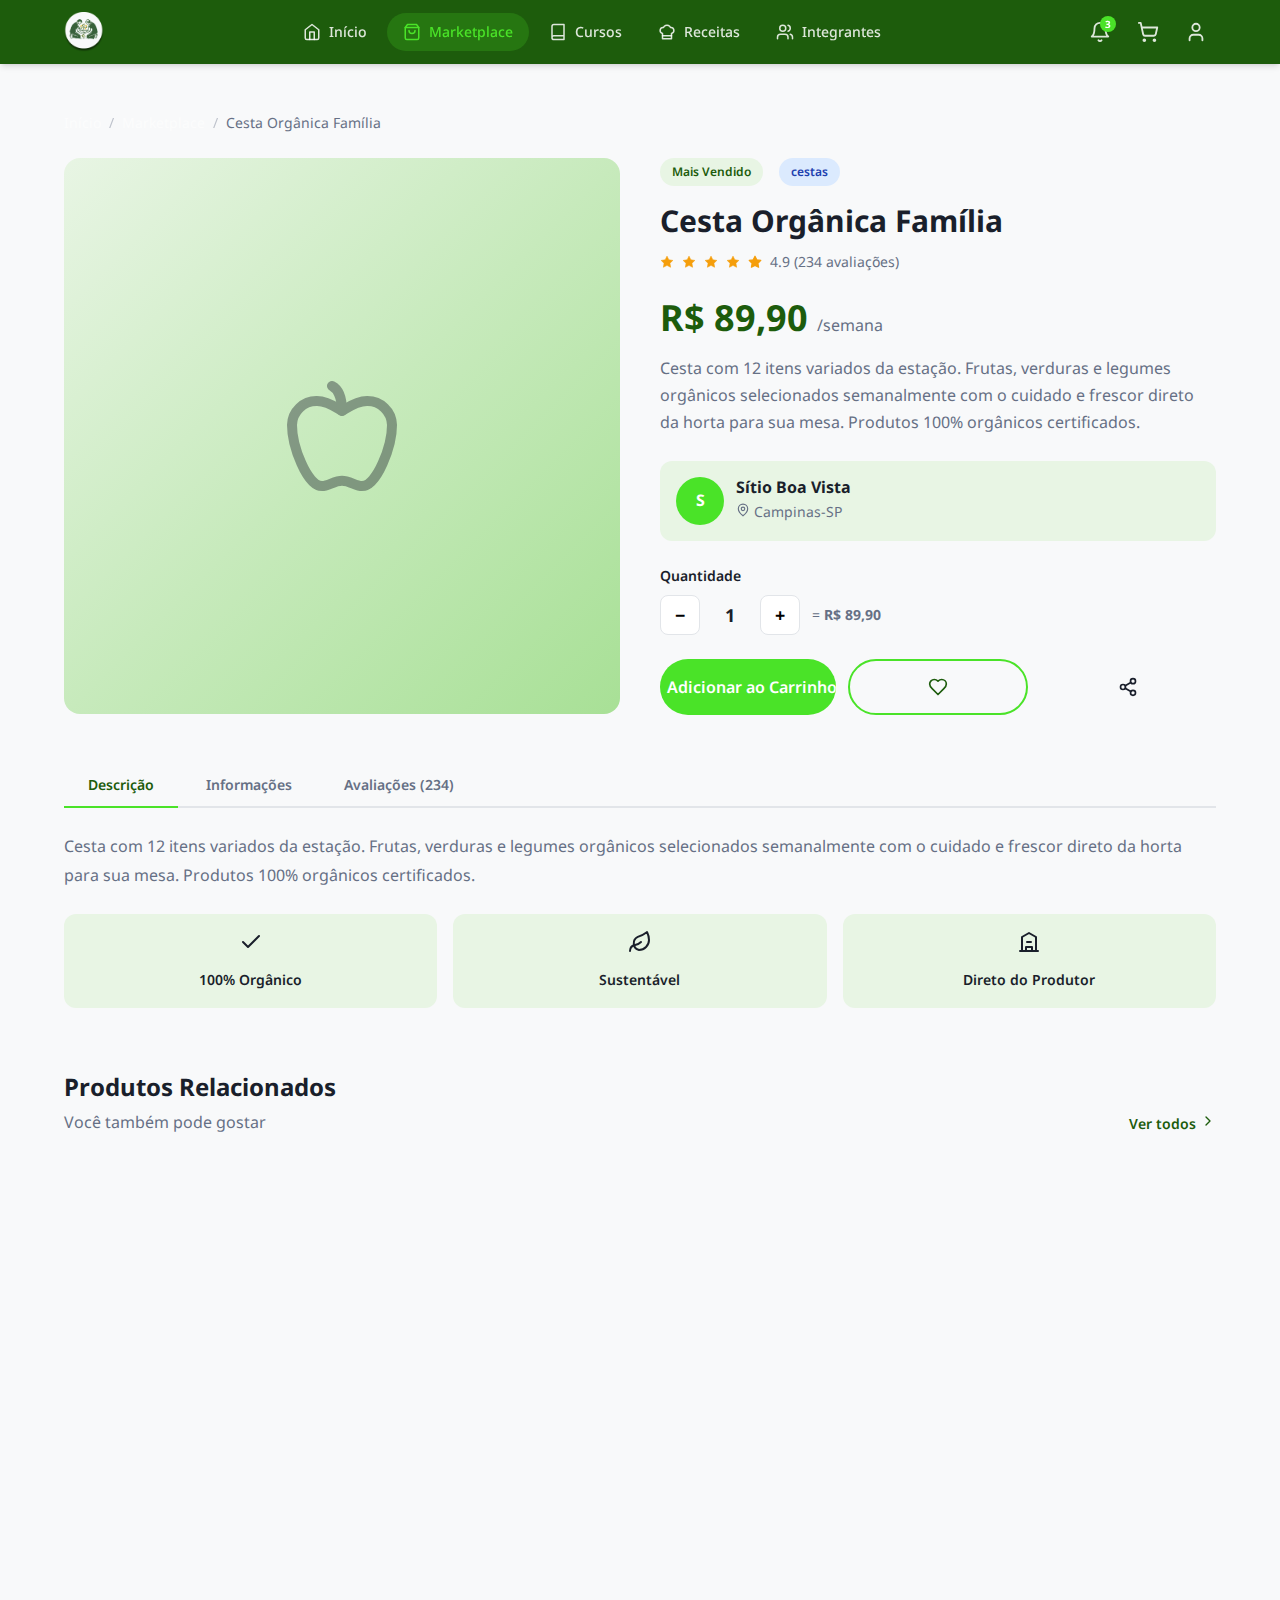
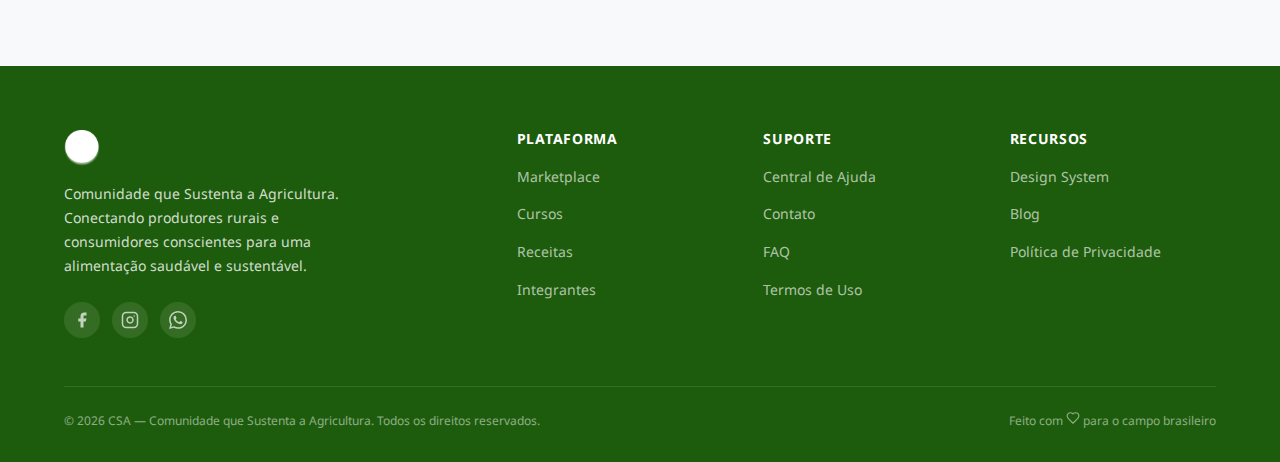
<file: produto.html>
<!DOCTYPE html>
<html lang="pt-BR">
<head>
  <meta charset="UTF-8">
  <meta name="viewport" content="width=device-width, initial-scale=1.0">
  <title>Detalhes do Produto — CSA</title>
  <link rel="stylesheet" href="css/variables.css?v=20260301">
  <link rel="stylesheet" href="css/styles.css?v=20260301">
  <link rel="stylesheet" href="css/icons.css?v=20260301">
  <link rel="stylesheet" href="css/components.css?v=20260301">
  <link rel="stylesheet" href="css/home.css?v=20260301">
  <link rel="stylesheet" href="css/pages.css?v=20260301">
  <link rel="stylesheet" href="css/animations.css?v=20260301">
  <link rel="icon" href="data:image/svg+xml,<svg xmlns='http://www.w3.org/2000/svg' viewBox='0 0 100 100'><text y='.9em' font-size='90'>🌱</text></svg>">
</head>
<body>
  <div id="app-header"></div>

  <main class="product-detail page-transition">
    <div class="container">
      <div class="breadcrumb" id="breadcrumb" style="color:var(--text-muted);margin-bottom:var(--space-6);"></div>
      <div class="product-detail-grid" id="product-detail-grid"></div>
      <div class="product-tabs" id="product-tabs"></div>

      <!-- Related Products -->
      <section style="margin-top:var(--space-16);">
        <div class="section-header">
          <div>
            <h2 class="section-title">Produtos Relacionados</h2>
            <p class="section-subtitle" style="margin-bottom:0;">Você também pode gostar</p>
          </div>
          <a href="marketplace.html" class="see-all">Ver todos <span id="see-all-icon"></span></a>
        </div>
        <div class="grid grid-4" id="related-grid"></div>
      </section>
    </div>
  </main>

  <div id="app-footer"></div>

  <script src="js/icons.js?v=20260301"></script>
  <script src="js/data.js?v=20260301"></script>
  <script src="js/app.js?v=20260301"></script>
  <script>
    document.getElementById('app-header').innerHTML = renderHeader('marketplace');
    document.getElementById('app-footer').innerHTML = renderFooter();
    document.getElementById('see-all-icon').innerHTML = Icons.chevronRight(16);
    initNotifications();

    const params = new URLSearchParams(window.location.search);
    const productId = parseInt(params.get('id')) || 1;
    const product = window.PRODUCTS.find(p => p.id === productId) || window.PRODUCTS[0];
    let qty = 1;

    document.title = `${product.name} — CSA`;

    // Breadcrumb
    document.getElementById('breadcrumb').innerHTML = `
      <a href="index.html">Início</a>
      <span class="sep">/</span>
      <a href="marketplace.html">Marketplace</a>
      <span class="sep">/</span>
      <span>${product.name}</span>
    `;

    // Product detail
    document.getElementById('product-detail-grid').innerHTML = `
      <div class="product-gallery img-placeholder ${product.gradient || 'green'} fade-in-up">
        ${Icons[product.icon](120)}
      </div>
      <div class="product-info slide-in-right">
        <div class="product-meta-row">
          <span class="badge badge-green">${product.badge}</span>
          <span class="badge badge-info">${product.category}</span>
        </div>
        <h1>${product.name}</h1>
        <div class="product-meta-row">
          <div class="detail-rating">
            ${renderStars(product.rating)}
            <span>${product.rating} (${product.reviews} avaliações)</span>
          </div>
        </div>
        <div class="detail-price">${formatBRL(product.price)} <small>${product.unit}</small></div>
        <p class="detail-description">${product.description}</p>
        
        <div class="detail-producer" data-tooltip="Ver perfil do produtor">
          <div class="detail-producer-avatar">${product.producer.charAt(0)}</div>
          <div class="detail-producer-info">
            <h4>${product.producer}</h4>
            <span>${Icons.locationPin(14)} ${product.location}</span>
          </div>
        </div>

        <label style="font-size:var(--font-size-sm);font-weight:600;margin-bottom:var(--space-2);display:block;">Quantidade</label>
        <div class="quantity-selector">
          <button onclick="changeQty(-1)" data-tooltip="Diminuir">−</button>
          <span class="qty-value" id="qty-display">${qty}</span>
          <button onclick="changeQty(1)" data-tooltip="Aumentar">+</button>
          <span style="font-size:var(--font-size-sm);color:var(--text-muted);">= <strong id="subtotal">${formatBRL(product.price * qty)}</strong></span>
        </div>

        <div class="detail-actions">
          <button class="btn btn-primary btn-lg btn-pulse" onclick="addProductToCart()" data-tooltip="Adicionar ao carrinho">
            ${Icons.cart(20)} Adicionar ao Carrinho
          </button>
          <button class="btn btn-outline btn-lg" onclick="showToast('Adicionado aos favoritos!','heart')" data-tooltip="Salvar nos favoritos">
            ${Icons.heart(20)}
          </button>
          <button class="btn btn-ghost btn-lg" onclick="showToast('Link copiado!','share')" data-tooltip="Compartilhar produto">
            ${Icons.share(20)}
          </button>
        </div>
      </div>
    `;

    // Tabs
    document.getElementById('product-tabs').innerHTML = `
      <div class="tabs-header">
        <button class="tab-btn active" onclick="switchTab('desc')">Descrição</button>
        <button class="tab-btn" onclick="switchTab('info')">Informações</button>
        <button class="tab-btn" onclick="switchTab('reviews')">Avaliações (${product.reviews})</button>
      </div>
      <div class="tab-panel active" id="tab-desc">
        <p style="color:var(--text-muted);line-height:1.8;">${product.description}</p>
        <div style="margin-top:var(--space-6);display:grid;grid-template-columns:repeat(3,1fr);gap:var(--space-4);">
          <div style="padding:var(--space-4);background:var(--green-light);border-radius:var(--radius-lg);text-align:center;">
            ${Icons.check(24)}
            <p style="font-size:var(--font-size-sm);font-weight:600;margin-top:var(--space-2);">100% Orgânico</p>
          </div>
          <div style="padding:var(--space-4);background:var(--green-light);border-radius:var(--radius-lg);text-align:center;">
            ${Icons.leaf(24)}
            <p style="font-size:var(--font-size-sm);font-weight:600;margin-top:var(--space-2);">Sustentável</p>
          </div>
          <div style="padding:var(--space-4);background:var(--green-light);border-radius:var(--radius-lg);text-align:center;">
            ${Icons.farm(24)}
            <p style="font-size:var(--font-size-sm);font-weight:600;margin-top:var(--space-2);">Direto do Produtor</p>
          </div>
        </div>
      </div>
      <div class="tab-panel" id="tab-info">
        <table style="width:100%;border-collapse:collapse;">
          ${[
            ['Produtor', product.producer],
            ['Localização', product.location],
            ['Categoria', product.category],
            ['Avaliação', product.rating + ' ★'],
            ['Tipo', product.badge],
          ].map(([k,v]) => `<tr style="border-bottom:1px solid var(--border-light);"><td style="padding:var(--space-3) 0;font-weight:600;font-size:var(--font-size-sm);">${k}</td><td style="padding:var(--space-3) 0;font-size:var(--font-size-sm);color:var(--text-muted);text-align:right;">${v}</td></tr>`).join('')}
        </table>
      </div>
      <div class="tab-panel" id="tab-reviews">
        ${generateReviews()}
      </div>
    `;

    function generateReviews() {
      const names = ['Ana Maria', 'Carlos H.', 'Lucia S.', 'Pedro T.', 'Fernanda O.'];
      const texts = [
        'Produto excelente! Muito fresco e de ótima qualidade. Recomendo a todos.',
        'Entrega rápida e produto bem embalado. Voltarei a comprar com certeza.',
        'Superou minhas expectativas. O sabor é incrível, dá pra sentir que é orgânico de verdade.',
        'Muito bom! Minha família adorou. O produtor é muito atencioso.',
        'Produto top! Preço justo pela qualidade que entregam.',
      ];
      return names.map((name, i) => `
        <div class="review-item">
          <div class="review-header">
            <div class="review-avatar">${name.charAt(0)}</div>
            <div class="review-info">
              <h5>${name}</h5>
              <span>Há ${i + 1} semana${i > 0 ? 's' : ''}</span>
            </div>
            <div style="margin-left:auto;">${renderStars(5 - (i > 2 ? 1 : 0))}</div>
          </div>
          <p class="review-text">${texts[i]}</p>
        </div>
      `).join('');
    }

    function changeQty(delta) {
      qty = Math.max(1, qty + delta);
      document.getElementById('qty-display').textContent = qty;
      document.getElementById('subtotal').textContent = formatBRL(product.price * qty);
    }

    function addProductToCart() {
      for (let i = 0; i < qty; i++) {
        addToCart({ id: product.id, name: product.name, price: product.price, icon: product.icon, gradient: product.gradient || 'green' });
      }
    }

    function switchTab(tab) {
      document.querySelectorAll('.tab-btn').forEach(b => b.classList.remove('active'));
      document.querySelectorAll('.tab-panel').forEach(p => p.classList.remove('active'));
      event.target.classList.add('active');
      document.getElementById('tab-' + tab).classList.add('active');
    }

    // Related products
    const related = window.PRODUCTS.filter(p => p.id !== product.id && p.category === product.category).slice(0, 4);
    const relatedFill = related.length < 4 ? [...related, ...window.PRODUCTS.filter(p => p.id !== product.id && !related.includes(p)).slice(0, 4 - related.length)] : related;
    document.getElementById('related-grid').innerHTML = relatedFill.map((p, i) => renderProductCard(p, i)).join('');
    setTimeout(initScrollAnimations, 100);
  </script>
</body>
</html>
</file>
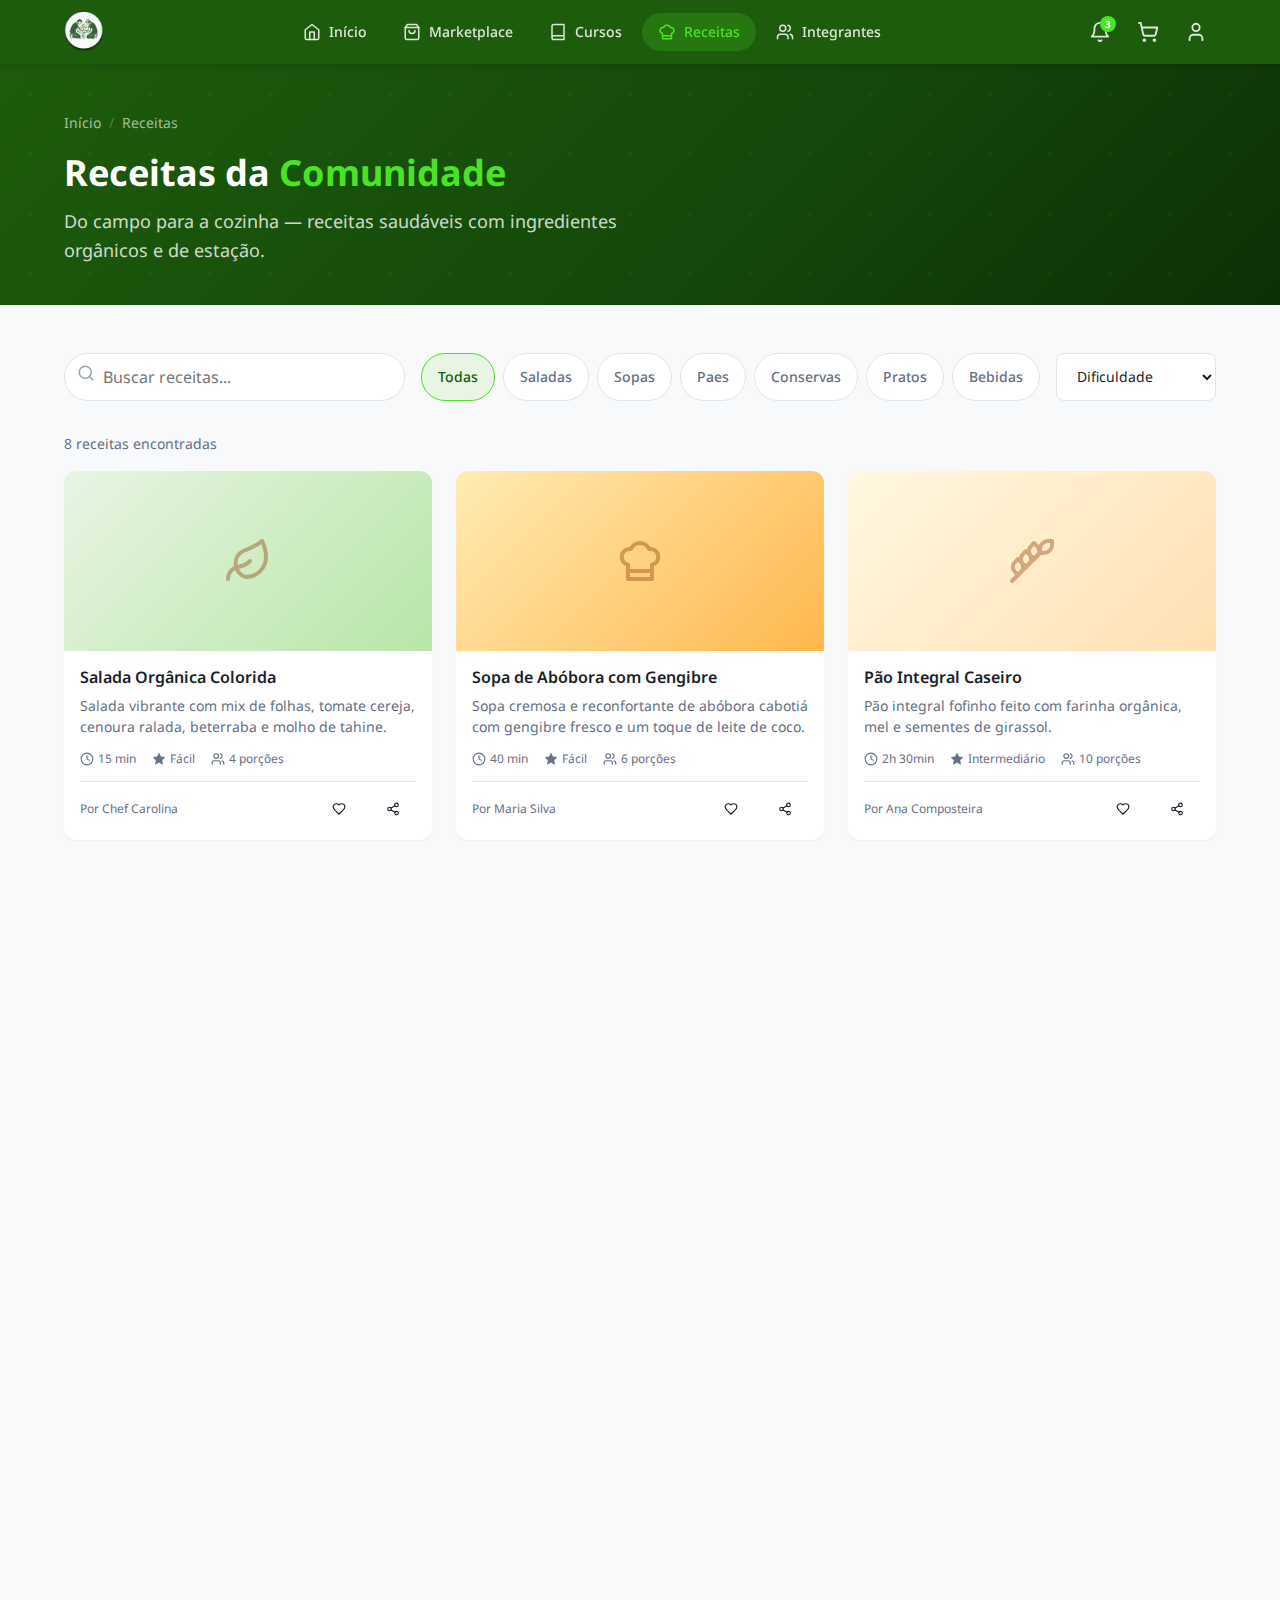
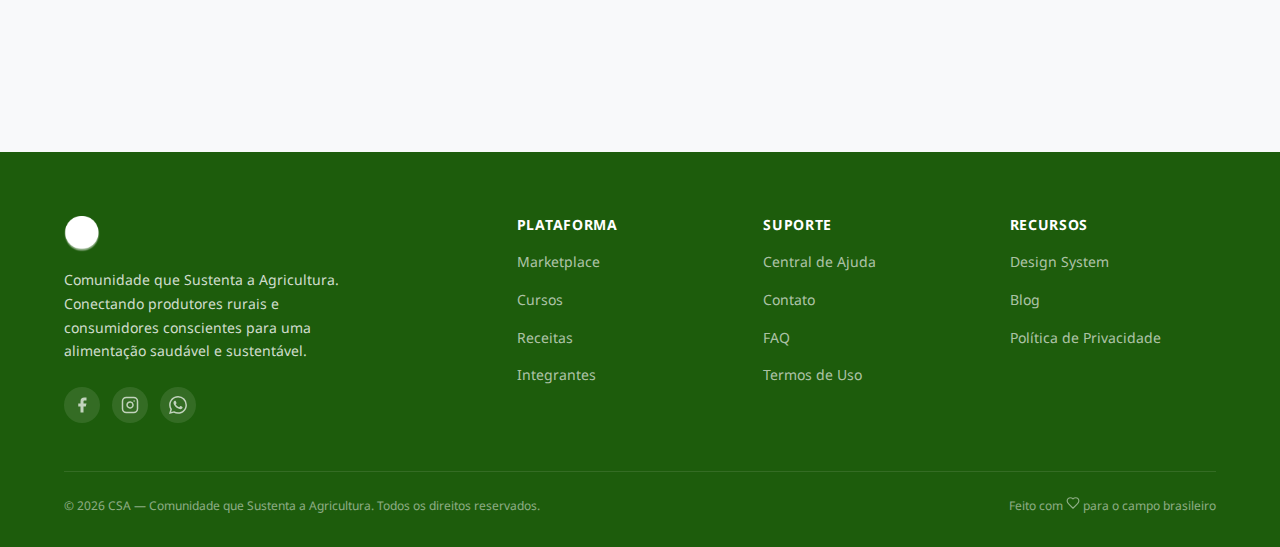
<file: receitas.html>
<!DOCTYPE html>
<html lang="pt-BR">
<head>
  <meta charset="UTF-8">
  <meta name="viewport" content="width=device-width, initial-scale=1.0">
  <title>Receitas — CSA</title>
  <link rel="stylesheet" href="css/variables.css?v=20260301">
  <link rel="stylesheet" href="css/styles.css?v=20260301">
  <link rel="stylesheet" href="css/icons.css?v=20260301">
  <link rel="stylesheet" href="css/components.css?v=20260301">
  <link rel="stylesheet" href="css/home.css?v=20260301">
  <link rel="stylesheet" href="css/pages.css?v=20260301">
  <link rel="stylesheet" href="css/animations.css?v=20260301">
  <link rel="icon" href="data:image/svg+xml,<svg xmlns='http://www.w3.org/2000/svg' viewBox='0 0 100 100'><text y='.9em' font-size='90'>🌱</text></svg>">
</head>
<body>
  <div id="app-header"></div>

  <section class="page-hero">
    <div class="container">
      <div class="breadcrumb">
        <a href="index.html">Início</a>
        <span class="sep">/</span>
        <span>Receitas</span>
      </div>
      <h1>Receitas da <span>Comunidade</span></h1>
      <p>Do campo para a cozinha — receitas saudáveis com ingredientes orgânicos e de estação.</p>
    </div>
  </section>

  <main class="page-section">
    <div class="container">
      <div class="filters-bar">
        <div class="filter-search">
          <div class="input-group">
            <span class="input-icon" id="search-icon"></span>
            <input type="text" id="recipe-search" placeholder="Buscar receitas..." oninput="filterRecipes()">
          </div>
        </div>
        <div class="filter-pills" id="cat-filters"></div>
        <select class="filter-select" id="diff-filter" onchange="filterRecipes()">
          <option value="all">Dificuldade</option>
          <option value="Fácil">Fácil</option>
          <option value="Intermediário">Intermediário</option>
        </select>
      </div>

      <p class="results-count" id="results-count"></p>
      <div class="grid grid-3" id="recipes-grid"></div>

      <div class="empty-state" id="empty-state" style="display:none;">
        <div id="empty-icon"></div>
        <h3>Nenhuma receita encontrada</h3>
        <p>Tente ajustar os filtros.</p>
      </div>
    </div>
  </main>

  <div id="app-footer"></div>

  <script src="js/icons.js?v=20260301"></script>
  <script src="js/data.js?v=20260301"></script>
  <script src="js/app.js?v=20260301"></script>
  <script>
    document.getElementById('app-header').innerHTML = renderHeader('receitas');
    document.getElementById('app-footer').innerHTML = renderFooter();
    document.getElementById('search-icon').innerHTML = Icons.search(18);
    document.getElementById('empty-icon').innerHTML = Icons.recipe(48);
    initNotifications();

    let activeCat = 'todos';
    const cats = ['todos', ...new Set(window.RECIPES.map(r => r.category))];

    function renderCatFilters() {
      document.getElementById('cat-filters').innerHTML = cats.map(c =>
        `<button class="filter-pill ${c === activeCat ? 'active' : ''}" onclick="setCat('${c}')">${c === 'todos' ? 'Todas' : c.charAt(0).toUpperCase() + c.slice(1)}</button>`
      ).join('');
    }

    function setCat(c) { activeCat = c; renderCatFilters(); filterRecipes(); }

    function renderRecipeCard(r, idx) {
      const gradientMap = { green:'#E8F5E4,#B8E6A8', orange:'#FFECB3,#FFB74D', cream:'#FFF8E1,#FFE0B2', red:'#FFEBEE,#EF9A9A', brown:'#EFEBE9,#D7CCC8', purple:'#F3E5F5,#CE93D8' };
      const bg = gradientMap[r.gradient] || gradientMap.green;
      return `
        <div class="recipe-card-full card-animated fade-in-up stagger-${(idx % 8) + 1}">
          <div class="recipe-card-image" style="background:linear-gradient(135deg,${bg});">
            ${Icons[r.icon](48)}
          </div>
          <div class="recipe-card-body">
            <h4>${r.title}</h4>
            <p>${r.description}</p>
            <div class="recipe-meta">
              <span data-tooltip="Tempo de preparo">${Icons.clock(14)} ${r.time}</span>
              <span data-tooltip="Dificuldade">${Icons.star(14)} ${r.difficulty}</span>
              <span data-tooltip="Porções">${Icons.users(14)} ${r.serves} porções</span>
            </div>
            <div style="display:flex;justify-content:space-between;align-items:center;margin-top:var(--space-3);padding-top:var(--space-3);border-top:1px solid var(--border-light);">
              <span style="font-size:var(--font-size-xs);color:var(--text-muted);">Por ${r.author}</span>
              <div style="display:flex;gap:var(--space-2);">
                <button class="btn btn-ghost btn-sm" onclick="showToast('Receita salva nos favoritos!','heart')" data-tooltip="Salvar receita">${Icons.heart(14)}</button>
                <button class="btn btn-ghost btn-sm" onclick="showToast('Link da receita copiado!','share')" data-tooltip="Compartilhar">${Icons.share(14)}</button>
              </div>
            </div>
          </div>
        </div>`;
    }

    function filterRecipes() {
      const search = document.getElementById('recipe-search').value.toLowerCase();
      const diff = document.getElementById('diff-filter').value;
      let recipes = [...window.RECIPES];

      if (activeCat !== 'todos') recipes = recipes.filter(r => r.category === activeCat);
      if (diff !== 'all') recipes = recipes.filter(r => r.difficulty === diff);
      if (search) recipes = recipes.filter(r =>
        r.title.toLowerCase().includes(search) ||
        r.description.toLowerCase().includes(search) ||
        r.ingredients.some(i => i.toLowerCase().includes(search))
      );

      const grid = document.getElementById('recipes-grid');
      const empty = document.getElementById('empty-state');
      document.getElementById('results-count').textContent = `${recipes.length} receita${recipes.length !== 1 ? 's' : ''} encontrada${recipes.length !== 1 ? 's' : ''}`;

      if (recipes.length === 0) {
        grid.innerHTML = '';
        empty.style.display = 'block';
      } else {
        empty.style.display = 'none';
        grid.innerHTML = recipes.map((r, i) => renderRecipeCard(r, i)).join('');
        setTimeout(initScrollAnimations, 50);
      }
    }

    renderCatFilters();
    filterRecipes();
  </script>
</body>
</html>
</file>
<file: css/variables.css>
/* ============================================
   AgroHub / CSA — Design Tokens & Variables
   ============================================ */

@import url('https://fonts.googleapis.com/css2?family=Noto+Sans:wght@400;500;600;700&display=swap');

:root {
  /* ── Green Brand Palette ── */
  --green-primary: #4AE328;
  --green-dark: #1D5C0C;
  --green-medium: #2E8B1A;
  --green-light: #E8F5E4;
  --green-accent: #3CC41E;
  --green-hover: #42CC23;

  /* ── Neutrals ── */
  --surface: #F8F9FA;
  --muted-gray: #97A5AF;
  --border-light: #E2E5E9;
  --text-dark: #1A1F2B;
  --text-muted: #667085;
  --white: #FFFFFF;
  --black: #000000;

  /* ── Semantic ── */
  --success: #22C55E;
  --warning: #F59E0B;
  --error: #EF4444;
  --info: #3B82F6;

  /* ── Typography ── */
  --font-family: 'Noto Sans', -apple-system, BlinkMacSystemFont, 'Segoe UI', sans-serif;
  --font-size-xs: 0.75rem;    /* 12px */
  --font-size-sm: 0.875rem;   /* 14px */
  --font-size-base: 1rem;     /* 16px */
  --font-size-lg: 1.125rem;   /* 18px */
  --font-size-xl: 1.25rem;    /* 20px */
  --font-size-2xl: 1.5rem;    /* 24px */
  --font-size-3xl: 1.875rem;  /* 30px */
  --font-size-4xl: 2.25rem;   /* 36px */
  --font-size-5xl: 3rem;      /* 48px */

  /* ── Spacing (4px base grid) ── */
  --space-1: 0.25rem;   /* 4px */
  --space-2: 0.5rem;    /* 8px */
  --space-3: 0.75rem;   /* 12px */
  --space-4: 1rem;      /* 16px */
  --space-5: 1.25rem;   /* 20px */
  --space-6: 1.5rem;    /* 24px */
  --space-8: 2rem;      /* 32px */
  --space-10: 2.5rem;   /* 40px */
  --space-12: 3rem;     /* 48px */
  --space-16: 4rem;     /* 64px */
  --space-20: 5rem;     /* 80px */

  /* ── Border Radius ── */
  --radius-sm: 4px;
  --radius-md: 8px;
  --radius-lg: 12px;
  --radius-xl: 16px;
  --radius-full: 9999px;

  /* ── Shadows ── */
  --shadow-sm: 0 1px 2px rgba(0, 0, 0, 0.05);
  --shadow-md: 0 4px 6px -1px rgba(0, 0, 0, 0.1), 0 2px 4px -2px rgba(0, 0, 0, 0.1);
  --shadow-lg: 0 10px 15px -3px rgba(0, 0, 0, 0.1), 0 4px 6px -4px rgba(0, 0, 0, 0.1);
  --shadow-xl: 0 20px 25px -5px rgba(0, 0, 0, 0.1), 0 8px 10px -6px rgba(0, 0, 0, 0.1);

  /* ── Transitions ── */
  --transition-fast: 150ms ease;
  --transition-base: 250ms ease;
  --transition-slow: 350ms ease;

  /* ── Layout ── */
  --container-max: 1200px;
  --header-height: 64px;
}
</file>
<file: css/icons.css>
/* ============================================
   AgroHub / CSA — SVG Icons (CSS-based inline SVG helpers)
   All icons are served as inline SVG in HTML.
   This file contains icon-specific sizing utilities.
   ============================================ */

.icon {
  display: inline-flex;
  align-items: center;
  justify-content: center;
  flex-shrink: 0;
}

.icon svg {
  width: 100%;
  height: 100%;
}

.icon-16 { width: 16px; height: 16px; }
.icon-18 { width: 18px; height: 18px; }
.icon-20 { width: 20px; height: 20px; }
.icon-24 { width: 24px; height: 24px; }
.icon-32 { width: 32px; height: 32px; }
.icon-48 { width: 48px; height: 48px; }
.icon-64 { width: 64px; height: 64px; }
</file>
<file: css/components.css>
/* ============================================
   AgroHub / CSA — Header & Navigation
   ============================================ */

.app-header {
  background-color: var(--green-dark);
  color: var(--white);
  height: var(--header-height);
  position: sticky;
  top: 0;
  z-index: 1000;
  box-shadow: var(--shadow-md);
}

.header-inner {
  display: flex;
  align-items: center;
  justify-content: space-between;
  height: 100%;
  max-width: var(--container-max);
  margin: 0 auto;
  padding: 0 var(--space-6);
}

.header-logo {
  display: flex;
  align-items: center;
  gap: var(--space-3);
  text-decoration: none;
  color: var(--white);
  flex-shrink: 0;
}

.header-logo:hover {
  color: var(--green-primary);
}

.logo-circle {
  width: 40px;
  height: 40px;
  border-radius: 50%;
  background: var(--green-primary);
  display: flex;
  align-items: center;
  justify-content: center;
}

.logo-circle svg {
  width: 24px;
  height: 24px;
  fill: var(--white);
}

.logo-text {
  font-size: var(--font-size-xl);
  font-weight: 700;
  letter-spacing: -0.025em;
}

.logo-img {
  height: 40px;
  width: auto;
  object-fit: contain;
}

/* ── Navigation ── */
.header-nav {
  display: flex;
  align-items: center;
  gap: var(--space-1);
}

.nav-link {
  display: flex;
  align-items: center;
  gap: var(--space-2);
  padding: var(--space-2) var(--space-4);
  border-radius: var(--radius-full);
  font-size: var(--font-size-sm);
  font-weight: 500;
  color: rgba(255, 255, 255, 0.85);
  transition: all var(--transition-fast);
  white-space: nowrap;
}

.nav-link:hover, .nav-link.active {
  background: rgba(255, 255, 255, 0.12);
  color: var(--white);
}

.nav-link.active {
  background: rgba(74, 227, 40, 0.2);
  color: var(--green-primary);
}

.nav-link svg {
  width: 18px;
  height: 18px;
  flex-shrink: 0;
}

/* ── Header Actions ── */
.header-actions {
  display: flex;
  align-items: center;
  gap: var(--space-2);
}

.header-action-btn {
  display: flex;
  align-items: center;
  justify-content: center;
  width: 40px;
  height: 40px;
  border-radius: var(--radius-full);
  color: rgba(255, 255, 255, 0.85);
  transition: all var(--transition-fast);
  position: relative;
}

.header-action-btn:hover {
  background: rgba(255, 255, 255, 0.12);
  color: var(--white);
}

.header-action-btn svg {
  width: 22px;
  height: 22px;
}

.cart-badge {
  position: absolute;
  top: 4px;
  right: 4px;
  width: 16px;
  height: 16px;
  background: var(--error);
  color: var(--white);
  font-size: 10px;
  font-weight: 700;
  border-radius: 50%;
  display: flex;
  align-items: center;
  justify-content: center;
}

/* ── Mobile Menu Toggle ── */
.mobile-menu-btn {
  display: none;
  align-items: center;
  justify-content: center;
  width: 40px;
  height: 40px;
  border-radius: var(--radius-full);
  color: var(--white);
}

.mobile-menu-btn svg {
  width: 24px;
  height: 24px;
}

/* ── Mobile Nav ── */
@media (max-width: 900px) {
  .header-nav {
    display: none;
    position: absolute;
    top: var(--header-height);
    left: 0;
    right: 0;
    background: var(--green-dark);
    flex-direction: column;
    padding: var(--space-4);
    border-top: 1px solid rgba(255, 255, 255, 0.1);
    box-shadow: var(--shadow-lg);
  }

  .header-nav.open {
    display: flex;
  }

  .nav-link {
    width: 100%;
    padding: var(--space-3) var(--space-4);
  }

  .mobile-menu-btn {
    display: flex;
  }
}

/* ============================================
   Footer
   ============================================ */

.app-footer {
  background-color: var(--green-dark);
  color: rgba(255, 255, 255, 0.8);
  padding: var(--space-16) 0 var(--space-8);
  margin-top: var(--space-20);
}

.footer-grid {
  display: grid;
  grid-template-columns: 2fr 1fr 1fr 1fr;
  gap: var(--space-10);
  margin-bottom: var(--space-12);
}

.footer-brand {
  display: flex;
  flex-direction: column;
  gap: var(--space-4);
}

.footer-brand-logo {
  display: flex;
  align-items: center;
  gap: var(--space-3);
  color: var(--white);
}

.footer-brand-logo .logo-circle {
  width: 36px;
  height: 36px;
}

.footer-brand p {
  font-size: var(--font-size-sm);
  line-height: 1.7;
  max-width: 300px;
}

.footer-social {
  display: flex;
  gap: var(--space-3);
  margin-top: var(--space-2);
}

.footer-social a {
  width: 36px;
  height: 36px;
  border-radius: var(--radius-full);
  background: rgba(255, 255, 255, 0.1);
  display: flex;
  align-items: center;
  justify-content: center;
  color: rgba(255, 255, 255, 0.7);
  transition: all var(--transition-fast);
}

.footer-social a:hover {
  background: var(--green-primary);
  color: var(--white);
}

.footer-social a svg {
  width: 18px;
  height: 18px;
}

.footer-col h4 {
  color: var(--white);
  font-size: var(--font-size-sm);
  font-weight: 700;
  text-transform: uppercase;
  letter-spacing: 0.05em;
  margin-bottom: var(--space-4);
}

.footer-col ul {
  display: flex;
  flex-direction: column;
  gap: var(--space-3);
}

.footer-col a {
  font-size: var(--font-size-sm);
  color: rgba(255, 255, 255, 0.65);
  transition: color var(--transition-fast);
}

.footer-col a:hover {
  color: var(--green-primary);
}

.footer-bottom {
  border-top: 1px solid rgba(255, 255, 255, 0.1);
  padding-top: var(--space-6);
  display: flex;
  justify-content: space-between;
  align-items: center;
  font-size: var(--font-size-xs);
  color: rgba(255, 255, 255, 0.5);
}

@media (max-width: 768px) {
  .footer-grid {
    grid-template-columns: 1fr 1fr;
    gap: var(--space-8);
  }
  .footer-bottom {
    flex-direction: column;
    gap: var(--space-3);
    text-align: center;
  }
}

@media (max-width: 480px) {
  .footer-grid {
    grid-template-columns: 1fr;
  }
}
</file>
<file: css/home.css>
/* ============================================
   AgroHub / CSA — Homepage Sections
   ============================================ */

/* ── Hero Section ── */
.hero {
  position: relative;
  background: linear-gradient(135deg, var(--green-dark) 0%, #14470A 60%, #0D2F06 100%);
  color: var(--white);
  padding: var(--space-20) 0;
  overflow: hidden;
  min-height: 480px;
  display: flex;
  align-items: center;
}

.hero::before {
  content: '';
  position: absolute;
  inset: 0;
  background: url("data:image/svg+xml,%3Csvg width='60' height='60' viewBox='0 0 60 60' xmlns='http://www.w3.org/2000/svg'%3E%3Cg fill='none' fill-rule='evenodd'%3E%3Cg fill='%234AE328' fill-opacity='0.05'%3E%3Ccircle cx='30' cy='30' r='2'/%3E%3C/g%3E%3C/g%3E%3C/svg%3E");
  pointer-events: none;
}

.hero-content {
  position: relative;
  z-index: 1;
  max-width: 680px;
}

.hero-badge {
  display: inline-flex;
  align-items: center;
  gap: var(--space-2);
  padding: var(--space-2) var(--space-4);
  background: rgba(74, 227, 40, 0.15);
  border: 1px solid rgba(74, 227, 40, 0.3);
  border-radius: var(--radius-full);
  font-size: var(--font-size-sm);
  font-weight: 600;
  color: var(--green-primary);
  margin-bottom: var(--space-6);
}

.hero h1 {
  font-size: var(--font-size-5xl);
  font-weight: 700;
  line-height: 1.1;
  margin-bottom: var(--space-6);
}

.hero h1 span {
  color: var(--green-primary);
}

.hero p {
  font-size: var(--font-size-lg);
  color: rgba(255, 255, 255, 0.8);
  line-height: 1.7;
  margin-bottom: var(--space-8);
  max-width: 560px;
}

.hero-search {
  display: flex;
  gap: var(--space-3);
  max-width: 520px;
}

.hero-search .input-group {
  flex: 1;
  background: rgba(255, 255, 255, 0.12);
  border: 1px solid rgba(255, 255, 255, 0.2);
  padding: var(--space-3) var(--space-4);
}

.hero-search .input-group input {
  color: var(--white);
}

.hero-search .input-group input::placeholder {
  color: rgba(255, 255, 255, 0.5);
}

.hero-search .input-group .input-icon {
  color: rgba(255, 255, 255, 0.5);
}

.hero-search .input-group:focus-within {
  border-color: var(--green-primary);
  background: rgba(255, 255, 255, 0.18);
}

.hero-stats {
  display: flex;
  gap: var(--space-10);
  margin-top: var(--space-10);
}

.hero-stat {
  display: flex;
  flex-direction: column;
}

.hero-stat strong {
  font-size: var(--font-size-2xl);
  font-weight: 700;
  color: var(--green-primary);
}

.hero-stat span {
  font-size: var(--font-size-sm);
  color: rgba(255, 255, 255, 0.6);
}

.hero-decoration {
  position: absolute;
  right: -80px;
  top: 50%;
  transform: translateY(-50%);
  width: 500px;
  height: 500px;
  border-radius: 50%;
  background: radial-gradient(circle, rgba(74, 227, 40, 0.1) 0%, transparent 70%);
  pointer-events: none;
}

@media (max-width: 768px) {
  .hero {
    padding: var(--space-12) 0;
    min-height: auto;
  }
  .hero h1 {
    font-size: var(--font-size-3xl);
  }
  .hero-search {
    flex-direction: column;
  }
  .hero-stats {
    gap: var(--space-6);
    flex-wrap: wrap;
  }
}

/* ── Categories Row ── */
.categories-section {
  padding: var(--space-12) 0;
}

.categories-row {
  display: flex;
  gap: var(--space-4);
  overflow-x: auto;
  padding-bottom: var(--space-4);
  scroll-snap-type: x mandatory;
}

.categories-row::-webkit-scrollbar {
  height: 4px;
}

.category-pill {
  display: flex;
  flex-direction: column;
  align-items: center;
  gap: var(--space-3);
  padding: var(--space-4) var(--space-6);
  background: var(--white);
  border: 2px solid var(--border-light);
  border-radius: var(--radius-xl);
  cursor: pointer;
  transition: all var(--transition-fast);
  min-width: 120px;
  scroll-snap-align: start;
  text-align: center;
}

.category-pill:hover {
  border-color: var(--green-primary);
  background: var(--green-light);
  transform: translateY(-2px);
  box-shadow: var(--shadow-md);
}

.category-pill.active {
  border-color: var(--green-primary);
  background: var(--green-light);
}

.category-icon {
  width: 48px;
  height: 48px;
  border-radius: var(--radius-lg);
  background: var(--green-light);
  display: flex;
  align-items: center;
  justify-content: center;
  transition: background var(--transition-fast);
}

.category-pill:hover .category-icon {
  background: rgba(74, 227, 40, 0.2);
}

.category-icon svg {
  width: 24px;
  height: 24px;
  color: var(--green-dark);
}

.category-name {
  font-size: var(--font-size-sm);
  font-weight: 600;
  color: var(--text-dark);
}

/* ── Products Section ── */
.products-section {
  padding: var(--space-12) 0;
}

.section-header {
  display: flex;
  justify-content: space-between;
  align-items: flex-end;
  margin-bottom: var(--space-8);
}

.section-header .see-all {
  font-size: var(--font-size-sm);
  font-weight: 600;
  color: var(--green-dark);
  display: flex;
  align-items: center;
  gap: var(--space-1);
}

.section-header .see-all:hover {
  color: var(--green-primary);
}

.section-header .see-all svg {
  width: 16px;
  height: 16px;
}

/* Product Card */
.product-card {
  background: var(--white);
  border-radius: var(--radius-lg);
  overflow: hidden;
  box-shadow: var(--shadow-sm);
  transition: all var(--transition-base);
}

.product-card:hover {
  box-shadow: var(--shadow-lg);
  transform: translateY(-4px);
}

.product-card-image {
  position: relative;
  height: 200px;
  background: linear-gradient(135deg, var(--green-light) 0%, #D5F0CE 100%);
  display: flex;
  align-items: center;
  justify-content: center;
  overflow: hidden;
}

.product-card-image svg {
  width: 64px;
  height: 64px;
  color: var(--green-medium);
  opacity: 0.5;
}

.product-card-image .product-badge {
  position: absolute;
  top: var(--space-3);
  left: var(--space-3);
}

.product-card-image .favorite-btn {
  position: absolute;
  top: var(--space-3);
  right: var(--space-3);
  width: 32px;
  height: 32px;
  border-radius: 50%;
  background: var(--white);
  display: flex;
  align-items: center;
  justify-content: center;
  box-shadow: var(--shadow-sm);
  transition: all var(--transition-fast);
}

.product-card-image .favorite-btn:hover {
  background: var(--error);
  color: var(--white);
}

.product-card-image .favorite-btn svg {
  width: 16px;
  height: 16px;
  opacity: 1;
  color: var(--muted-gray);
}

.product-card-image .favorite-btn:hover svg {
  color: var(--white);
}

.product-card-body {
  padding: var(--space-4);
}

.product-producer {
  display: flex;
  align-items: center;
  gap: var(--space-2);
  margin-bottom: var(--space-2);
}

.product-producer-avatar {
  width: 20px;
  height: 20px;
  border-radius: 50%;
  background: var(--green-light);
  display: flex;
  align-items: center;
  justify-content: center;
}

.product-producer-avatar svg {
  width: 12px;
  height: 12px;
  color: var(--green-dark);
}

.product-producer span {
  font-size: var(--font-size-xs);
  color: var(--text-muted);
}

.product-name {
  font-size: var(--font-size-base);
  font-weight: 600;
  color: var(--text-dark);
  margin-bottom: var(--space-2);
  line-height: 1.3;
}

.product-rating {
  display: flex;
  align-items: center;
  gap: var(--space-1);
  margin-bottom: var(--space-3);
}

.product-rating svg {
  width: 14px;
  height: 14px;
  color: var(--warning);
  fill: var(--warning);
}

.product-rating span {
  font-size: var(--font-size-xs);
  color: var(--text-muted);
  margin-left: var(--space-1);
}

.product-footer {
  display: flex;
  justify-content: space-between;
  align-items: center;
}

.product-price {
  font-size: var(--font-size-lg);
  font-weight: 700;
  color: var(--green-dark);
}

.product-price small {
  font-size: var(--font-size-xs);
  font-weight: 400;
  color: var(--text-muted);
}

.add-cart-btn {
  width: 36px;
  height: 36px;
  border-radius: var(--radius-md);
  background: var(--green-primary);
  color: var(--white);
  display: flex;
  align-items: center;
  justify-content: center;
  transition: all var(--transition-fast);
}

.add-cart-btn:hover {
  background: var(--green-hover);
  transform: scale(1.05);
}

.add-cart-btn svg {
  width: 18px;
  height: 18px;
}

/* ── Promo Banner ── */
.promo-banner {
  background: linear-gradient(135deg, var(--green-dark) 0%, var(--green-medium) 100%);
  border-radius: var(--radius-xl);
  padding: var(--space-12) var(--space-10);
  display: flex;
  align-items: center;
  justify-content: space-between;
  color: var(--white);
  margin: var(--space-12) 0;
  position: relative;
  overflow: hidden;
}

.promo-banner::after {
  content: '';
  position: absolute;
  right: -50px;
  top: -50px;
  width: 300px;
  height: 300px;
  border-radius: 50%;
  background: rgba(74, 227, 40, 0.1);
  pointer-events: none;
}

.promo-content {
  max-width: 500px;
  position: relative;
  z-index: 1;
}

.promo-content h3 {
  font-size: var(--font-size-2xl);
  margin-bottom: var(--space-3);
}

.promo-content p {
  font-size: var(--font-size-base);
  color: rgba(255, 255, 255, 0.8);
  margin-bottom: var(--space-6);
}

@media (max-width: 768px) {
  .promo-banner {
    flex-direction: column;
    text-align: center;
    padding: var(--space-8) var(--space-6);
  }
}

/* ── Courses Section ── */
.courses-section {
  padding: var(--space-12) 0;
}

.courses-scroll {
  display: flex;
  gap: var(--space-6);
  overflow-x: auto;
  padding-bottom: var(--space-4);
  scroll-snap-type: x mandatory;
}

.courses-scroll::-webkit-scrollbar {
  height: 4px;
}

.course-card {
  min-width: 320px;
  background: var(--white);
  border-radius: var(--radius-lg);
  overflow: hidden;
  box-shadow: var(--shadow-sm);
  transition: all var(--transition-base);
  scroll-snap-align: start;
  flex-shrink: 0;
}

.course-card:hover {
  box-shadow: var(--shadow-lg);
  transform: translateY(-4px);
}

.course-card-image {
  height: 180px;
  background: linear-gradient(135deg, #E8F5E4 0%, #C7EABC 100%);
  display: flex;
  align-items: center;
  justify-content: center;
  position: relative;
}

.course-card-image svg {
  width: 48px;
  height: 48px;
  color: var(--green-medium);
  opacity: 0.4;
}

.course-card-image .course-badge-top {
  position: absolute;
  top: var(--space-3);
  left: var(--space-3);
}

.course-card-body {
  padding: var(--space-4);
}

.course-card-body h4 {
  font-size: var(--font-size-base);
  font-weight: 600;
  margin-bottom: var(--space-2);
  color: var(--text-dark);
}

.course-card-body p {
  font-size: var(--font-size-sm);
  color: var(--text-muted);
  margin-bottom: var(--space-3);
  line-height: 1.5;
}

.course-meta {
  display: flex;
  align-items: center;
  gap: var(--space-4);
  font-size: var(--font-size-xs);
  color: var(--text-muted);
}

.course-meta span {
  display: flex;
  align-items: center;
  gap: var(--space-1);
}

.course-meta svg {
  width: 14px;
  height: 14px;
}

/* ── Recipes Section ── */
.recipes-section {
  padding: var(--space-12) 0;
}

.recipe-card {
  background: var(--white);
  border-radius: var(--radius-lg);
  overflow: hidden;
  box-shadow: var(--shadow-sm);
  transition: all var(--transition-base);
}

.recipe-card:hover {
  box-shadow: var(--shadow-lg);
  transform: translateY(-4px);
}

.recipe-card-image {
  height: 160px;
  background: linear-gradient(135deg, #FEF3C7 0%, #FBBF24 30%, #F59E0B 100%);
  display: flex;
  align-items: center;
  justify-content: center;
}

.recipe-card-image svg {
  width: 48px;
  height: 48px;
  color: #92400E;
  opacity: 0.4;
}

.recipe-card-body {
  padding: var(--space-4);
}

.recipe-card-body h4 {
  font-size: var(--font-size-base);
  font-weight: 600;
  margin-bottom: var(--space-2);
}

.recipe-meta {
  display: flex;
  gap: var(--space-4);
  font-size: var(--font-size-xs);
  color: var(--text-muted);
}

.recipe-meta span {
  display: flex;
  align-items: center;
  gap: var(--space-1);
}

.recipe-meta svg {
  width: 14px;
  height: 14px;
}
</file>
<file: css/pages.css>
/* ============================================
   AgroHub / CSA — Inner Pages Styles
   Marketplace, Cursos, Receitas, Integrantes,
   Carrinho, Produto, Login, Perfil, Notificações
   ============================================ */

/* ══════════════════════════════════════════════
   SHARED PAGE ELEMENTS
   ══════════════════════════════════════════════ */

.page-hero {
  background: linear-gradient(135deg, var(--green-dark) 0%, #14470A 60%, #0D2F06 100%);
  color: var(--white);
  padding: var(--space-12) 0 var(--space-10);
  position: relative;
  overflow: hidden;
}

.page-hero::before {
  content: '';
  position: absolute;
  inset: 0;
  background: url("data:image/svg+xml,%3Csvg width='60' height='60' viewBox='0 0 60 60' xmlns='http://www.w3.org/2000/svg'%3E%3Cg fill='none' fill-rule='evenodd'%3E%3Cg fill='%234AE328' fill-opacity='0.05'%3E%3Ccircle cx='30' cy='30' r='2'/%3E%3C/g%3E%3C/g%3E%3C/svg%3E");
  pointer-events: none;
}

.page-hero .container { position: relative; z-index: 1; }

.page-hero h1 {
  font-size: var(--font-size-4xl);
  margin-bottom: var(--space-3);
}
.page-hero h1 span { color: var(--green-primary); }

.page-hero p {
  font-size: var(--font-size-lg);
  color: rgba(255,255,255,0.8);
  max-width: 560px;
}

.breadcrumb {
  display: flex;
  align-items: center;
  gap: var(--space-2);
  font-size: var(--font-size-sm);
  color: rgba(255,255,255,0.6);
  margin-bottom: var(--space-4);
}
.breadcrumb a { color: rgba(255,255,255,0.6); }
.breadcrumb a:hover { color: var(--green-primary); }
.breadcrumb .sep { opacity: 0.4; }

/* Filters bar */
.filters-bar {
  display: flex;
  align-items: stretch;
  gap: var(--space-4);
  margin-bottom: var(--space-8);
  flex-wrap: wrap;
}

.filter-search {
  flex: 1;
  min-width: 260px;
}
.filter-search .input-group {
  height: 100%;
}

.filter-pills {
  display: flex;
  gap: var(--space-2);
  flex-wrap: wrap;
}

.filter-pill {
  padding: var(--space-2) var(--space-4);
  border-radius: var(--radius-full);
  border: 1px solid var(--border-light);
  background: var(--white);
  font-size: var(--font-size-sm);
  font-weight: 500;
  color: var(--text-muted);
  cursor: pointer;
  transition: all var(--transition-fast);
  white-space: nowrap;
}
.filter-pill:hover,
.filter-pill.active {
  border-color: var(--green-primary);
  background: var(--green-light);
  color: var(--green-dark);
}

.filter-select {
  padding: var(--space-2) var(--space-4);
  border: 1px solid var(--border-light);
  border-radius: var(--radius-md);
  background: var(--white);
  font-size: var(--font-size-sm);
  color: var(--text-dark);
  appearance: auto;
  cursor: pointer;
  min-width: 160px;
}

.results-count {
  font-size: var(--font-size-sm);
  color: var(--text-muted);
  margin-bottom: var(--space-4);
}

/* Page section */
.page-section {
  padding: var(--space-12) 0;
}

.page-section .section-header {
  display: flex;
  justify-content: space-between;
  align-items: flex-end;
  margin-bottom: var(--space-8);
}

/* Empty state */
.empty-state {
  text-align: center;
  padding: var(--space-16) var(--space-6);
  color: var(--text-muted);
}
.empty-state svg { color: var(--muted-gray); margin-bottom: var(--space-4); }
.empty-state h3 { font-size: var(--font-size-xl); margin-bottom: var(--space-2); color: var(--text-dark); }

/* ══════════════════════════════════════════════
   MARKETPLACE
   ══════════════════════════════════════════════ */

/* Image placeholder gradients on product cards */
.img-placeholder {
  position: relative;
}
.img-placeholder.green   { background: linear-gradient(135deg, #E8F5E4, #B8E6A8); }
.img-placeholder.yellow  { background: linear-gradient(135deg, #FEF3C7, #FDE68A); }
.img-placeholder.cream   { background: linear-gradient(135deg, #FFF8E1, #FFE0B2); }
.img-placeholder.brown   { background: linear-gradient(135deg, #EFEBE9, #D7CCC8); }
.img-placeholder.orange  { background: linear-gradient(135deg, #FFECB3, #FFB74D); }
.img-placeholder.purple  { background: linear-gradient(135deg, #F3E5F5, #CE93D8); }
.img-placeholder.red     { background: linear-gradient(135deg, #FFEBEE, #EF9A9A); }
.img-placeholder.blue    { background: linear-gradient(135deg, #E3F2FD, #90CAF9); }

.card-img-zoom .card-img-inner {
  transition: transform var(--transition-base);
}
.card-img-zoom:hover .card-img-inner {
  transform: scale(1.1);
}

/* ══════════════════════════════════════════════
   PRODUCT DETAIL PAGE
   ══════════════════════════════════════════════ */

.product-detail {
  padding: var(--space-12) 0;
}

.product-detail-grid {
  display: grid;
  grid-template-columns: 1fr 1fr;
  gap: var(--space-10);
  align-items: start;
}

.product-gallery {
  border-radius: var(--radius-xl);
  overflow: hidden;
  aspect-ratio: 1;
  display: flex;
  align-items: center;
  justify-content: center;
}
.product-gallery svg {
  width: 120px;
  height: 120px;
  opacity: 0.4;
}

.product-info h1 {
  font-size: var(--font-size-3xl);
  margin-bottom: var(--space-3);
}

.product-info .product-meta-row {
  display: flex;
  gap: var(--space-4);
  align-items: center;
  margin-bottom: var(--space-4);
}

.product-info .detail-rating {
  display: flex;
  align-items: center;
  gap: var(--space-2);
}
.product-info .detail-rating svg { color: var(--warning); fill: var(--warning); }
.product-info .detail-rating span { font-size: var(--font-size-sm); color: var(--text-muted); }

.product-info .detail-price {
  font-size: var(--font-size-4xl);
  font-weight: 700;
  color: var(--green-dark);
  margin-bottom: var(--space-2);
}
.product-info .detail-price small {
  font-size: var(--font-size-base);
  font-weight: 400;
  color: var(--text-muted);
}

.product-info .detail-description {
  font-size: var(--font-size-base);
  color: var(--text-muted);
  line-height: 1.7;
  margin-bottom: var(--space-6);
}

.product-info .detail-producer {
  display: flex;
  align-items: center;
  gap: var(--space-3);
  padding: var(--space-4);
  background: var(--green-light);
  border-radius: var(--radius-lg);
  margin-bottom: var(--space-6);
}

.detail-producer-avatar {
  width: 48px;
  height: 48px;
  border-radius: 50%;
  background: var(--green-primary);
  display: flex;
  align-items: center;
  justify-content: center;
  color: var(--white);
  font-weight: 700;
}

.detail-producer-info h4 { font-size: var(--font-size-base); margin-bottom: 2px; }
.detail-producer-info span { font-size: var(--font-size-sm); color: var(--text-muted); }

.quantity-selector {
  display: flex;
  align-items: center;
  gap: var(--space-3);
  margin-bottom: var(--space-6);
}
.quantity-selector button {
  width: 40px;
  height: 40px;
  border-radius: var(--radius-md);
  border: 1px solid var(--border-light);
  background: var(--white);
  font-size: var(--font-size-lg);
  font-weight: 700;
  display: flex;
  align-items: center;
  justify-content: center;
  transition: all var(--transition-fast);
}
.quantity-selector button:hover {
  border-color: var(--green-primary);
  background: var(--green-light);
}
.quantity-selector .qty-value {
  font-size: var(--font-size-lg);
  font-weight: 700;
  min-width: 36px;
  text-align: center;
}

.detail-actions {
  display: flex;
  gap: var(--space-3);
}
.detail-actions .btn { flex: 1; }

.product-tabs {
  margin-top: var(--space-12);
}

.tabs-header {
  display: flex;
  gap: var(--space-1);
  border-bottom: 2px solid var(--border-light);
  margin-bottom: var(--space-6);
}

.tab-btn {
  padding: var(--space-3) var(--space-6);
  font-size: var(--font-size-sm);
  font-weight: 600;
  color: var(--text-muted);
  border-bottom: 2px solid transparent;
  margin-bottom: -2px;
  transition: all var(--transition-fast);
  background: none;
  cursor: pointer;
}
.tab-btn.active,
.tab-btn:hover {
  color: var(--green-dark);
  border-bottom-color: var(--green-primary);
}

.tab-panel { display: none; }
.tab-panel.active { display: block; }

.tab-panel ul { padding-left: var(--space-6); }
.tab-panel ul li {
  list-style: disc;
  font-size: var(--font-size-sm);
  color: var(--text-muted);
  line-height: 1.8;
}

.review-item {
  padding: var(--space-4) 0;
  border-bottom: 1px solid var(--border-light);
}
.review-header {
  display: flex;
  align-items: center;
  gap: var(--space-3);
  margin-bottom: var(--space-2);
}
.review-avatar {
  width: 36px;
  height: 36px;
  border-radius: 50%;
  background: var(--green-light);
  display: flex;
  align-items: center;
  justify-content: center;
  font-weight: 600;
  font-size: var(--font-size-sm);
  color: var(--green-dark);
}
.review-info h5 { font-size: var(--font-size-sm); margin-bottom: 0; }
.review-info span { font-size: var(--font-size-xs); color: var(--text-muted); }
.review-text { font-size: var(--font-size-sm); color: var(--text-muted); line-height: 1.6; }

@media (max-width: 768px) {
  .product-detail-grid {
    grid-template-columns: 1fr;
  }
  .product-gallery { aspect-ratio: 4/3; }
  .page-hero h1 { font-size: var(--font-size-2xl); }
}

/* ══════════════════════════════════════════════
   COURSE CARDS (full page)
   ══════════════════════════════════════════════ */

.course-card-full {
  background: var(--white);
  border-radius: var(--radius-lg);
  overflow: hidden;
  box-shadow: var(--shadow-sm);
  transition: all var(--transition-base);
  display: flex;
  flex-direction: column;
}
.course-card-full:hover {
  box-shadow: var(--shadow-lg);
  transform: translateY(-4px);
}
.course-card-full .course-card-image {
  height: 180px;
  display: flex;
  align-items: center;
  justify-content: center;
  position: relative;
}
.course-card-full .course-card-image svg {
  width: 48px;
  height: 48px;
  opacity: 0.4;
}
.course-card-full .course-card-body {
  padding: var(--space-4);
  display: flex;
  flex-direction: column;
  flex: 1;
}
.course-card-full .course-card-body h4 {
  font-size: var(--font-size-base);
  font-weight: 600;
  margin-bottom: var(--space-2);
}
.course-instructor {
  display: flex;
  align-items: center;
  gap: var(--space-2);
  margin-bottom: var(--space-3);
}
.course-instructor-avatar {
  width: 24px;
  height: 24px;
  border-radius: 50%;
  background: var(--green-primary);
  color: var(--white);
  display: flex;
  align-items: center;
  justify-content: center;
  font-size: 10px;
  font-weight: 700;
}
.course-instructor span { font-size: var(--font-size-xs); color: var(--text-muted); }

.course-card-full .course-meta {
  margin-top: auto;
  padding-top: var(--space-3);
  border-top: 1px solid var(--border-light);
}

.course-price {
  display: flex;
  justify-content: space-between;
  align-items: center;
  margin-top: var(--space-3);
}
.course-price strong {
  font-size: var(--font-size-lg);
  font-weight: 700;
  color: var(--green-dark);
}
.course-price .badge { font-size: var(--font-size-xs); }

/* ══════════════════════════════════════════════
   RECIPE CARDS (full page)  
   ══════════════════════════════════════════════ */

.recipe-card-full {
  background: var(--white);
  border-radius: var(--radius-lg);
  overflow: hidden;
  box-shadow: var(--shadow-sm);
  transition: all var(--transition-base);
}
.recipe-card-full:hover {
  box-shadow: var(--shadow-lg);
  transform: translateY(-4px);
}
.recipe-card-full .recipe-card-image {
  height: 180px;
  display: flex;
  align-items: center;
  justify-content: center;
  position: relative;
}
.recipe-card-full .recipe-card-image svg {
  width: 48px;
  height: 48px;
  opacity: 0.4;
}
.recipe-card-full .recipe-card-body {
  padding: var(--space-4);
}
.recipe-card-full .recipe-card-body h4 {
  font-size: var(--font-size-base);
  font-weight: 600;
  margin-bottom: var(--space-2);
}
.recipe-card-full .recipe-card-body p {
  font-size: var(--font-size-sm);
  color: var(--text-muted);
  line-height: 1.5;
  margin-bottom: var(--space-3);
  display: -webkit-box;
  -webkit-line-clamp: 2;
  -webkit-box-orient: vertical;
  overflow: hidden;
}

/* ══════════════════════════════════════════════
   CARRINHO (Shopping Cart)
   ══════════════════════════════════════════════ */

.cart-layout {
  display: grid;
  grid-template-columns: 1fr 380px;
  gap: var(--space-8);
  align-items: start;
}

.cart-items {
  display: flex;
  flex-direction: column;
  gap: var(--space-4);
}

.cart-item {
  display: flex;
  gap: var(--space-4);
  padding: var(--space-4);
  background: var(--white);
  border-radius: var(--radius-lg);
  box-shadow: var(--shadow-sm);
  align-items: center;
  transition: all var(--transition-fast);
}
.cart-item:hover { box-shadow: var(--shadow-md); }

.cart-item-image {
  width: 100px;
  height: 100px;
  border-radius: var(--radius-md);
  display: flex;
  align-items: center;
  justify-content: center;
  flex-shrink: 0;
}
.cart-item-image svg { width: 40px; height: 40px; opacity: 0.4; }

.cart-item-info { flex: 1; }
.cart-item-info h4 { font-size: var(--font-size-base); margin-bottom: var(--space-1); }
.cart-item-info .cart-item-price { font-size: var(--font-size-sm); color: var(--text-muted); }

.cart-item-qty {
  display: flex;
  align-items: center;
  gap: var(--space-2);
}
.cart-item-qty button {
  width: 32px;
  height: 32px;
  border-radius: var(--radius-md);
  border: 1px solid var(--border-light);
  display: flex;
  align-items: center;
  justify-content: center;
  font-weight: 700;
  background: var(--white);
  transition: all var(--transition-fast);
}
.cart-item-qty button:hover {
  border-color: var(--green-primary);
  background: var(--green-light);
}
.cart-item-qty span {
  font-weight: 700;
  min-width: 28px;
  text-align: center;
}

.cart-item-total {
  font-weight: 700;
  color: var(--green-dark);
  min-width: 100px;
  text-align: right;
}

.cart-item-remove {
  color: var(--muted-gray);
  padding: var(--space-2);
  border-radius: var(--radius-md);
  transition: all var(--transition-fast);
}
.cart-item-remove:hover {
  color: var(--error);
  background: #fff5f5;
}

.cart-summary {
  background: var(--white);
  border-radius: var(--radius-lg);
  padding: var(--space-6);
  box-shadow: var(--shadow-sm);
  position: sticky;
  top: calc(var(--header-height) + var(--space-6));
}

.cart-summary h3 {
  font-size: var(--font-size-xl);
  margin-bottom: var(--space-6);
  padding-bottom: var(--space-4);
  border-bottom: 1px solid var(--border-light);
}

.cart-summary-row {
  display: flex;
  justify-content: space-between;
  align-items: center;
  padding: var(--space-2) 0;
  font-size: var(--font-size-sm);
  color: var(--text-muted);
}
.cart-summary-row.total {
  font-size: var(--font-size-xl);
  font-weight: 700;
  color: var(--text-dark);
  border-top: 2px solid var(--border-light);
  margin-top: var(--space-4);
  padding-top: var(--space-4);
}
.cart-summary-row.total span:last-child { color: var(--green-dark); }

.cart-summary .btn { margin-top: var(--space-6); width: 100%; }

.cart-coupon {
  display: flex;
  gap: var(--space-2);
  margin-top: var(--space-4);
}
.cart-coupon input {
  flex: 1;
  padding: var(--space-2) var(--space-3);
  border: 1px solid var(--border-light);
  border-radius: var(--radius-md);
}

@media (max-width: 768px) {
  .cart-layout {
    grid-template-columns: 1fr;
  }
  .cart-item { flex-wrap: wrap; }
  .cart-item-total { text-align: left; min-width: auto; }
}

/* ══════════════════════════════════════════════
   MEMBERS / INTEGRANTES
   ══════════════════════════════════════════════ */

.member-card {
  background: var(--white);
  border-radius: var(--radius-lg);
  overflow: hidden;
  box-shadow: var(--shadow-sm);
  transition: all var(--transition-base);
  text-align: center;
  padding: var(--space-6);
}
.member-card:hover {
  box-shadow: var(--shadow-lg);
  transform: translateY(-4px);
}

.member-avatar {
  width: 80px;
  height: 80px;
  border-radius: 50%;
  margin: 0 auto var(--space-4);
  display: flex;
  align-items: center;
  justify-content: center;
  font-size: var(--font-size-2xl);
  font-weight: 700;
  color: var(--white);
}
.member-avatar.green   { background: var(--green-primary); }
.member-avatar.yellow  { background: var(--warning); }
.member-avatar.brown   { background: #8D6E63; }
.member-avatar.orange  { background: #FF9800; }
.member-avatar.red     { background: var(--error); }
.member-avatar.blue    { background: var(--info); }
.member-avatar.cream   { background: #A1887F; }

.member-card h4 {
  font-size: var(--font-size-base);
  margin-bottom: var(--space-1);
}
.member-card .member-role {
  font-size: var(--font-size-sm);
  color: var(--green-dark);
  font-weight: 600;
  margin-bottom: var(--space-2);
}
.member-card .member-location {
  font-size: var(--font-size-xs);
  color: var(--text-muted);
  display: flex;
  align-items: center;
  justify-content: center;
  gap: var(--space-1);
  margin-bottom: var(--space-3);
}
.member-card .member-location svg { width: 12px; height: 12px; }

.member-bio {
  font-size: var(--font-size-sm);
  color: var(--text-muted);
  line-height: 1.6;
  margin-bottom: var(--space-4);
  display: -webkit-box;
  -webkit-line-clamp: 3;
  -webkit-box-orient: vertical;
  overflow: hidden;
}

.member-specialties {
  display: flex;
  flex-wrap: wrap;
  gap: var(--space-2);
  justify-content: center;
  margin-bottom: var(--space-4);
}
.member-specialties .badge { font-size: 10px; }

.member-card .member-years {
  font-size: var(--font-size-xs);
  color: var(--text-muted);
}

/* ══════════════════════════════════════════════
   LOGIN PAGE
   ══════════════════════════════════════════════ */

.auth-page {
  min-height: calc(100vh - var(--header-height));
  display: flex;
  align-items: center;
  justify-content: center;
  padding: var(--space-8) var(--space-4);
  background: var(--surface);
}

.auth-container {
  width: 100%;
  max-width: 440px;
}

.auth-card {
  background: var(--white);
  border-radius: var(--radius-xl);
  padding: var(--space-10);
  box-shadow: var(--shadow-lg);
}

.auth-logo {
  text-align: center;
  margin-bottom: var(--space-8);
}
.auth-logo .logo-circle {
  width: 56px;
  height: 56px;
  margin: 0 auto var(--space-3);
}
.auth-logo h2 {
  font-size: var(--font-size-2xl);
  margin-bottom: var(--space-1);
}
.auth-logo p {
  font-size: var(--font-size-sm);
  color: var(--text-muted);
}

.auth-tabs {
  display: flex;
  background: var(--surface);
  border-radius: var(--radius-md);
  padding: 3px;
  margin-bottom: var(--space-6);
}
.auth-tab {
  flex: 1;
  padding: var(--space-2) var(--space-4);
  text-align: center;
  border-radius: var(--radius-md);
  font-size: var(--font-size-sm);
  font-weight: 600;
  color: var(--text-muted);
  cursor: pointer;
  transition: all var(--transition-fast);
  background: none;
}
.auth-tab.active {
  background: var(--white);
  color: var(--green-dark);
  box-shadow: var(--shadow-sm);
}

.auth-form {
  display: flex;
  flex-direction: column;
  gap: var(--space-4);
}
.auth-form { display: none; }
.auth-form.active { display: flex; }

.form-group {
  display: flex;
  flex-direction: column;
  gap: var(--space-2);
}
.form-group label {
  font-size: var(--font-size-sm);
  font-weight: 600;
  color: var(--text-dark);
}
.form-group input {
  padding: var(--space-3) var(--space-4);
  border: 1px solid var(--border-light);
  border-radius: var(--radius-md);
  transition: all var(--transition-fast);
}
.form-group input:focus {
  border-color: var(--green-primary);
  box-shadow: 0 0 0 3px rgba(74, 227, 40, 0.15);
}

.form-row {
  display: flex;
  justify-content: space-between;
  align-items: center;
}
.form-row label {
  font-size: var(--font-size-sm);
  display: flex;
  align-items: center;
  gap: var(--space-2);
  cursor: pointer;
}
.form-row a {
  font-size: var(--font-size-sm);
  color: var(--green-dark);
  font-weight: 600;
}

.auth-divider {
  display: flex;
  align-items: center;
  gap: var(--space-3);
  margin: var(--space-4) 0;
  color: var(--text-muted);
  font-size: var(--font-size-sm);
}
.auth-divider::before,
.auth-divider::after {
  content: '';
  flex: 1;
  height: 1px;
  background: var(--border-light);
}

.auth-footer {
  text-align: center;
  margin-top: var(--space-6);
  font-size: var(--font-size-sm);
  color: var(--text-muted);
}
.auth-footer a { color: var(--green-dark); font-weight: 600; }

/* ══════════════════════════════════════════════
   PROFILE PAGE
   ══════════════════════════════════════════════ */

.profile-header {
  display: flex;
  align-items: center;
  gap: var(--space-6);
  background: var(--white);
  padding: var(--space-8);
  border-radius: var(--radius-xl);
  box-shadow: var(--shadow-sm);
  margin-bottom: var(--space-8);
}

.profile-avatar {
  width: 96px;
  height: 96px;
  border-radius: 50%;
  background: var(--green-primary);
  display: flex;
  align-items: center;
  justify-content: center;
  color: var(--white);
  font-size: var(--font-size-4xl);
  font-weight: 700;
  flex-shrink: 0;
}

.profile-info h2 { font-size: var(--font-size-2xl); margin-bottom: var(--space-1); }
.profile-info p { color: var(--text-muted); font-size: var(--font-size-sm); }

.profile-stats {
  display: flex;
  gap: var(--space-8);
  margin-left: auto;
}
.profile-stat {
  text-align: center;
}
.profile-stat strong {
  display: block;
  font-size: var(--font-size-2xl);
  color: var(--green-dark);
}
.profile-stat span { font-size: var(--font-size-xs); color: var(--text-muted); }

.profile-grid {
  display: grid;
  grid-template-columns: 260px 1fr;
  gap: var(--space-6);
}

.profile-sidebar {
  display: flex;
  flex-direction: column;
  gap: var(--space-2);
}

.profile-sidebar-item {
  display: flex;
  align-items: center;
  gap: var(--space-3);
  padding: var(--space-3) var(--space-4);
  border-radius: var(--radius-md);
  font-size: var(--font-size-sm);
  font-weight: 500;
  color: var(--text-muted);
  cursor: pointer;
  transition: all var(--transition-fast);
  background: none;
  border: none;
  width: 100%;
  text-align: left;
}
.profile-sidebar-item svg { width: 18px; height: 18px; }
.profile-sidebar-item:hover,
.profile-sidebar-item.active {
  background: var(--green-light);
  color: var(--green-dark);
}

.profile-content {
  background: var(--white);
  border-radius: var(--radius-lg);
  padding: var(--space-6);
  box-shadow: var(--shadow-sm);
}

.profile-content h3 {
  font-size: var(--font-size-xl);
  margin-bottom: var(--space-6);
  padding-bottom: var(--space-4);
  border-bottom: 1px solid var(--border-light);
}

.profile-form {
  display: grid;
  grid-template-columns: 1fr 1fr;
  gap: var(--space-4);
}

.profile-form .form-group.full { grid-column: 1 / -1; }

@media (max-width: 768px) {
  .profile-header { flex-direction: column; text-align: center; }
  .profile-stats { margin-left: 0; }
  .profile-grid { grid-template-columns: 1fr; }
  .profile-form { grid-template-columns: 1fr; }
}

/* ══════════════════════════════════════════════
   NOTIFICATIONS PAGE
   ══════════════════════════════════════════════ */

.notif-page-list {
  display: flex;
  flex-direction: column;
  gap: var(--space-3);
}

.notif-page-item {
  display: flex;
  gap: var(--space-4);
  padding: var(--space-4);
  background: var(--white);
  border-radius: var(--radius-lg);
  box-shadow: var(--shadow-sm);
  align-items: center;
  transition: all var(--transition-fast);
}
.notif-page-item:hover { box-shadow: var(--shadow-md); }
.notif-page-item.unread { border-left: 3px solid var(--green-primary); }

.notif-page-icon {
  width: 44px;
  height: 44px;
  border-radius: 50%;
  display: flex;
  align-items: center;
  justify-content: center;
  flex-shrink: 0;
}
.notif-page-icon.green  { background: var(--green-light); color: var(--green-dark); }
.notif-page-icon.blue   { background: #DBEAFE; color: #1E40AF; }
.notif-page-icon.orange { background: #FEF3C7; color: #92400E; }
.notif-page-icon.red    { background: #FEE2E2; color: #991B1B; }

.notif-page-content { flex: 1; }
.notif-page-content p { font-size: var(--font-size-sm); line-height: 1.5; }
.notif-page-content span { font-size: var(--font-size-xs); color: var(--text-muted); }
</file>
<file: css/animations.css>
/* ============================================
   AgroHub / CSA — Animations & Tooltips
   ============================================ */

/* ── Page Transition ── */
.page-transition {
  animation: pageIn 0.4s ease-out;
}

@keyframes pageIn {
  from {
    opacity: 0;
    transform: translateY(16px);
  }
  to {
    opacity: 1;
    transform: translateY(0);
  }
}

/* ── Fade In Up (cards, sections) ── */
.fade-in-up {
  opacity: 0;
  transform: translateY(24px);
  transition: opacity 0.5s ease, transform 0.5s ease;
}

.fade-in-up.visible {
  opacity: 1;
  transform: translateY(0);
}

/* Staggered delays for grid children */
.stagger-1 { transition-delay: 0.05s; }
.stagger-2 { transition-delay: 0.1s; }
.stagger-3 { transition-delay: 0.15s; }
.stagger-4 { transition-delay: 0.2s; }
.stagger-5 { transition-delay: 0.25s; }
.stagger-6 { transition-delay: 0.3s; }
.stagger-7 { transition-delay: 0.35s; }
.stagger-8 { transition-delay: 0.4s; }

/* ── Scale In ── */
.scale-in {
  opacity: 0;
  transform: scale(0.92);
  transition: opacity 0.4s ease, transform 0.4s ease;
}
.scale-in.visible {
  opacity: 1;
  transform: scale(1);
}

/* ── Slide In Left ── */
.slide-in-left {
  opacity: 0;
  transform: translateX(-30px);
  transition: opacity 0.5s ease, transform 0.5s ease;
}
.slide-in-left.visible {
  opacity: 1;
  transform: translateX(0);
}

/* ── Slide In Right ── */
.slide-in-right {
  opacity: 0;
  transform: translateX(30px);
  transition: opacity 0.5s ease, transform 0.5s ease;
}
.slide-in-right.visible {
  opacity: 1;
  transform: translateX(0);
}

/* ── Card Hover Animations ── */
.card-animated {
  transition: transform 0.3s cubic-bezier(0.25, 0.46, 0.45, 0.94),
              box-shadow 0.3s ease;
}

.card-animated:hover {
  transform: translateY(-6px);
  box-shadow: 0 16px 32px -8px rgba(0, 0, 0, 0.15);
}

.card-animated:active {
  transform: translateY(-2px);
  box-shadow: 0 8px 16px -4px rgba(0, 0, 0, 0.1);
}

/* Image zoom on card hover */
.card-img-zoom {
  overflow: hidden;
}

.card-img-zoom .card-img-inner {
  transition: transform 0.4s cubic-bezier(0.25, 0.46, 0.45, 0.94);
  width: 100%;
  height: 100%;
  display: flex;
  align-items: center;
  justify-content: center;
}

.card-animated:hover .card-img-inner {
  transform: scale(1.08);
}

/* ── Button Pulse (add to cart) ── */
.btn-pulse {
  position: relative;
  overflow: hidden;
}

.btn-pulse::after {
  content: '';
  position: absolute;
  inset: 0;
  background: rgba(255, 255, 255, 0.3);
  border-radius: inherit;
  transform: scale(0);
  opacity: 0;
  transition: transform 0.4s ease, opacity 0.4s ease;
}

.btn-pulse:active::after {
  transform: scale(2.5);
  opacity: 0;
  transition: 0s;
}

/* ── Added to Cart Success Animation ── */
@keyframes cartBounce {
  0% { transform: scale(1); }
  30% { transform: scale(1.3); }
  50% { transform: scale(0.9); }
  70% { transform: scale(1.1); }
  100% { transform: scale(1); }
}

.cart-bounce {
  animation: cartBounce 0.5s ease;
}

/* ── Notification Bell Shake ── */
@keyframes bellShake {
  0%, 100% { transform: rotate(0); }
  15% { transform: rotate(12deg); }
  30% { transform: rotate(-10deg); }
  45% { transform: rotate(8deg); }
  60% { transform: rotate(-6deg); }
  75% { transform: rotate(3deg); }
}

.bell-shake {
  animation: bellShake 0.6s ease;
}

/* ── Tooltips ── */
[data-tooltip] {
  position: relative;
}

[data-tooltip]::before,
[data-tooltip]::after {
  position: absolute;
  opacity: 0;
  visibility: hidden;
  pointer-events: none;
  transition: opacity 0.2s ease, transform 0.2s ease, visibility 0.2s;
  z-index: 9999;
}

/* Tooltip text bubble */
[data-tooltip]::after {
  content: attr(data-tooltip);
  bottom: calc(100% + 8px);
  left: 50%;
  transform: translateX(-50%) translateY(4px);
  padding: 6px 12px;
  background: var(--text-dark);
  color: var(--white);
  font-size: 12px;
  font-weight: 500;
  line-height: 1.4;
  border-radius: var(--radius-md);
  white-space: nowrap;
  box-shadow: 0 4px 12px rgba(0, 0, 0, 0.15);
}

/* Tooltip arrow */
[data-tooltip]::before {
  content: '';
  bottom: calc(100% + 2px);
  left: 50%;
  transform: translateX(-50%) translateY(4px);
  border: 6px solid transparent;
  border-top-color: var(--text-dark);
}

[data-tooltip]:hover::before,
[data-tooltip]:hover::after {
  opacity: 1;
  visibility: visible;
}

[data-tooltip]:hover::after {
  transform: translateX(-50%) translateY(0);
}

[data-tooltip]:hover::before {
  transform: translateX(-50%) translateY(0);
}

/* Bottom tooltip variant */
[data-tooltip-pos="bottom"]::after {
  bottom: auto;
  top: calc(100% + 8px);
  transform: translateX(-50%) translateY(-4px);
}

[data-tooltip-pos="bottom"]::before {
  bottom: auto;
  top: calc(100% + 2px);
  border-top-color: transparent;
  border-bottom-color: var(--text-dark);
  transform: translateX(-50%) translateY(-4px);
}

[data-tooltip-pos="bottom"]:hover::after,
[data-tooltip-pos="bottom"]:hover::before {
  transform: translateX(-50%) translateY(0);
}

/* Right tooltip variant */
[data-tooltip-pos="right"]::after {
  bottom: auto;
  left: calc(100% + 8px);
  top: 50%;
  transform: translateY(-50%) translateX(-4px);
}

[data-tooltip-pos="right"]::before {
  bottom: auto;
  left: calc(100% + 2px);
  top: 50%;
  border-top-color: transparent;
  border-right-color: var(--text-dark);
  transform: translateY(-50%) translateX(-4px);
}

[data-tooltip-pos="right"]:hover::after,
[data-tooltip-pos="right"]:hover::before {
  transform: translateY(-50%) translateX(0);
}

/* ── Skeleton Loading ── */
.skeleton {
  background: linear-gradient(90deg, var(--border-light) 25%, #f0f2f5 50%, var(--border-light) 75%);
  background-size: 200% 100%;
  animation: skeleton-pulse 1.5s ease-in-out infinite;
  border-radius: var(--radius-md);
}

@keyframes skeleton-pulse {
  0% { background-position: 200% 0; }
  100% { background-position: -200% 0; }
}

/* ── Notification Dropdown ── */
.notifications-dropdown {
  position: absolute;
  top: calc(100% + 8px);
  right: 0;
  width: 360px;
  max-height: 480px;
  background: var(--white);
  border-radius: var(--radius-lg);
  box-shadow: var(--shadow-xl);
  border: 1px solid var(--border-light);
  overflow: hidden;
  opacity: 0;
  visibility: hidden;
  transform: translateY(-8px);
  transition: all 0.25s ease;
  z-index: 2000;
}

.notifications-dropdown.open {
  opacity: 1;
  visibility: visible;
  transform: translateY(0);
}

.notif-header {
  padding: var(--space-4) var(--space-4);
  border-bottom: 1px solid var(--border-light);
  display: flex;
  justify-content: space-between;
  align-items: center;
}

.notif-header h3 {
  font-size: var(--font-size-base);
  font-weight: 700;
}

.notif-list {
  max-height: 380px;
  overflow-y: auto;
}

.notif-item {
  display: flex;
  gap: var(--space-3);
  padding: var(--space-3) var(--space-4);
  border-bottom: 1px solid var(--border-light);
  transition: background 0.15s ease;
  cursor: pointer;
}

.notif-item:hover {
  background: var(--green-light);
}

.notif-item.unread {
  background: #F0FDF4;
}

.notif-item.unread:hover {
  background: #E2F8E0;
}

.notif-icon {
  width: 36px;
  height: 36px;
  border-radius: var(--radius-full);
  display: flex;
  align-items: center;
  justify-content: center;
  flex-shrink: 0;
}

.notif-icon.green { background: var(--green-light); color: var(--green-dark); }
.notif-icon.blue { background: #DBEAFE; color: #1E40AF; }
.notif-icon.orange { background: #FEF3C7; color: #92400E; }
.notif-icon.red { background: #FEE2E2; color: #991B1B; }

.notif-content {
  flex: 1;
  min-width: 0;
}

.notif-content p {
  font-size: var(--font-size-sm);
  color: var(--text-dark);
  margin-bottom: 2px;
  line-height: 1.4;
}

.notif-content span {
  font-size: var(--font-size-xs);
  color: var(--muted-gray);
}

.notif-dot {
  width: 8px;
  height: 8px;
  border-radius: 50%;
  background: var(--green-primary);
  flex-shrink: 0;
  margin-top: 6px;
}

.notif-footer {
  padding: var(--space-3) var(--space-4);
  border-top: 1px solid var(--border-light);
  text-align: center;
}

.notif-footer a {
  font-size: var(--font-size-sm);
  font-weight: 600;
  color: var(--green-dark);
}

/* ── Toast Notification ── */
.toast-container {
  position: fixed;
  bottom: var(--space-6);
  right: var(--space-6);
  z-index: 10000;
  display: flex;
  flex-direction: column;
  gap: var(--space-3);
}

.toast {
  display: flex;
  align-items: center;
  gap: var(--space-3);
  padding: var(--space-3) var(--space-5);
  background: var(--white);
  border-radius: var(--radius-lg);
  box-shadow: var(--shadow-xl);
  border-left: 4px solid var(--green-primary);
  font-size: var(--font-size-sm);
  color: var(--text-dark);
  animation: toastIn 0.35s ease, toastOut 0.35s ease 2.65s forwards;
  max-width: 380px;
}

.toast svg {
  flex-shrink: 0;
}

@keyframes toastIn {
  from { opacity: 0; transform: translateX(40px); }
  to { opacity: 1; transform: translateX(0); }
}

@keyframes toastOut {
  from { opacity: 1; transform: translateX(0); }
  to { opacity: 0; transform: translateX(40px); }
}

/* ── Counter Animation ── */
@keyframes countUp {
  from { opacity: 0; transform: translateY(10px); }
  to { opacity: 1; transform: translateY(0); }
}

/* ── Floating Action Button ── */
.fab {
  position: fixed;
  bottom: var(--space-8);
  right: var(--space-8);
  width: 56px;
  height: 56px;
  border-radius: 50%;
  background: var(--green-primary);
  color: var(--white);
  display: flex;
  align-items: center;
  justify-content: center;
  box-shadow: var(--shadow-lg);
  transition: all 0.3s ease;
  z-index: 1000;
}

.fab:hover {
  transform: scale(1.1);
  box-shadow: var(--shadow-xl);
  background: var(--green-hover);
  color: var(--white);
}

.fab svg {
  width: 24px;
  height: 24px;
}

/* ── Image placeholder with nice gradient ── */
.img-placeholder {
  display: flex;
  align-items: center;
  justify-content: center;
  overflow: hidden;
}

.img-placeholder.green {
  background: linear-gradient(135deg, #E8F5E4 0%, #C7EABC 50%, #A8E096 100%);
}

.img-placeholder.warm {
  background: linear-gradient(135deg, #FEF3C7 0%, #FDE68A 50%, #FCD34D 100%);
}

.img-placeholder.blue {
  background: linear-gradient(135deg, #DBEAFE 0%, #93C5FD 50%, #60A5FA 100%);
}

.img-placeholder.purple {
  background: linear-gradient(135deg, #EDE9FE 0%, #C4B5FD 50%, #A78BFA 100%);
}

.img-placeholder.rose {
  background: linear-gradient(135deg, #FCE7F3 0%, #F9A8D4 50%, #F472B6 100%);
}
</file>
<file: css/admin.css>
/* ============================================
   AgroHub / CSA — Admin Panel Styles
   ============================================ */

/* ── Admin Layout ── */
.admin-layout {
  display: grid;
  grid-template-columns: 260px 1fr;
  min-height: calc(100vh - var(--header-height));
}

.admin-sidebar {
  background: var(--white);
  border-right: 1px solid var(--border-light);
  padding: var(--space-6) 0;
  position: sticky;
  top: var(--header-height);
  height: calc(100vh - var(--header-height));
  overflow-y: auto;
}

.admin-sidebar-header {
  padding: 0 var(--space-6) var(--space-4);
  margin-bottom: var(--space-4);
  border-bottom: 1px solid var(--border-light);
}

.admin-sidebar-header h3 {
  font-size: var(--font-size-sm);
  text-transform: uppercase;
  letter-spacing: 0.05em;
  color: var(--text-muted);
  margin-bottom: var(--space-2);
}

.admin-sidebar-header .admin-badge {
  display: inline-flex;
  align-items: center;
  gap: var(--space-2);
  padding: var(--space-1) var(--space-3);
  background: linear-gradient(135deg, var(--green-dark), var(--green-medium));
  color: var(--white);
  border-radius: var(--radius-full);
  font-size: var(--font-size-xs);
  font-weight: 600;
}

.admin-nav {
  display: flex;
  flex-direction: column;
  gap: var(--space-1);
  padding: 0 var(--space-3);
}

.admin-nav-item {
  display: flex;
  align-items: center;
  gap: var(--space-3);
  padding: var(--space-3) var(--space-4);
  border-radius: var(--radius-md);
  font-size: var(--font-size-sm);
  font-weight: 500;
  color: var(--text-muted);
  cursor: pointer;
  transition: all var(--transition-fast);
  background: none;
  border: none;
  width: 100%;
  text-align: left;
}

.admin-nav-item svg { flex-shrink: 0; }

.admin-nav-item:hover {
  background: var(--green-light);
  color: var(--green-dark);
}

.admin-nav-item.active {
  background: var(--green-primary);
  color: var(--white);
  font-weight: 600;
}

.admin-nav-divider {
  height: 1px;
  background: var(--border-light);
  margin: var(--space-3) var(--space-4);
}

.admin-main {
  padding: var(--space-8);
  background: var(--surface);
  overflow-y: auto;
}

/* ── Admin Header Bar ── */
.admin-topbar {
  display: flex;
  align-items: center;
  justify-content: space-between;
  margin-bottom: var(--space-8);
}

.admin-topbar h1 {
  font-size: var(--font-size-2xl);
  color: var(--text-dark);
}

.admin-topbar-actions {
  display: flex;
  gap: var(--space-3);
}

/* ── Stat Cards ── */
.admin-stats {
  display: grid;
  grid-template-columns: repeat(4, 1fr);
  gap: var(--space-6);
  margin-bottom: var(--space-8);
}

.admin-stat-card {
  background: var(--white);
  border-radius: var(--radius-lg);
  padding: var(--space-6);
  box-shadow: var(--shadow-sm);
  display: flex;
  align-items: flex-start;
  gap: var(--space-4);
  transition: all var(--transition-fast);
}

.admin-stat-card:hover {
  box-shadow: var(--shadow-md);
  transform: translateY(-2px);
}

.admin-stat-icon {
  width: 48px;
  height: 48px;
  border-radius: var(--radius-md);
  display: flex;
  align-items: center;
  justify-content: center;
  flex-shrink: 0;
}

.admin-stat-icon.green { background: var(--green-light); color: var(--green-dark); }
.admin-stat-icon.blue  { background: #DBEAFE; color: #1E40AF; }
.admin-stat-icon.orange { background: #FEF3C7; color: #92400E; }
.admin-stat-icon.purple { background: #EDE9FE; color: #5B21B6; }

.admin-stat-info strong {
  display: block;
  font-size: var(--font-size-3xl);
  font-weight: 700;
  color: var(--text-dark);
  line-height: 1;
}

.admin-stat-info span {
  font-size: var(--font-size-sm);
  color: var(--text-muted);
}

.admin-stat-info .stat-change {
  font-size: var(--font-size-xs);
  font-weight: 600;
  color: var(--success);
  margin-top: var(--space-1);
  display: block;
}

/* ── Data Tables ── */
.admin-table-wrapper {
  background: var(--white);
  border-radius: var(--radius-lg);
  box-shadow: var(--shadow-sm);
  overflow: hidden;
  margin-bottom: var(--space-8);
}

.admin-table-header {
  display: flex;
  align-items: center;
  justify-content: space-between;
  padding: var(--space-5) var(--space-6);
  border-bottom: 1px solid var(--border-light);
}

.admin-table-header h3 {
  font-size: var(--font-size-lg);
  display: flex;
  align-items: center;
  gap: var(--space-2);
}

.admin-table-actions {
  display: flex;
  gap: var(--space-3);
  align-items: center;
}

.admin-table {
  width: 100%;
  border-collapse: collapse;
}

.admin-table th,
.admin-table td {
  padding: var(--space-3) var(--space-4);
  text-align: left;
  font-size: var(--font-size-sm);
  border-bottom: 1px solid var(--border-light);
}

.admin-table th {
  font-weight: 600;
  color: var(--text-muted);
  font-size: var(--font-size-xs);
  text-transform: uppercase;
  letter-spacing: 0.04em;
  background: var(--surface);
}

.admin-table tr:hover {
  background: rgba(74, 227, 40, 0.03);
}

.admin-table tr:last-child td {
  border-bottom: none;
}

.admin-table .td-product,
.admin-table .td-course {
  display: flex;
  align-items: center;
  gap: var(--space-3);
}

.admin-table .td-icon {
  width: 40px;
  height: 40px;
  border-radius: var(--radius-md);
  display: flex;
  align-items: center;
  justify-content: center;
  flex-shrink: 0;
}

.admin-table .td-icon.green  { background: var(--green-light); color: var(--green-dark); }
.admin-table .td-icon.yellow { background: #FEF3C7; color: #92400E; }
.admin-table .td-icon.cream  { background: #FAF5F0; color: #78350F; }
.admin-table .td-icon.brown  { background: #FDE68A; color: #78350F; }
.admin-table .td-icon.orange { background: #FED7AA; color: #9A3412; }
.admin-table .td-icon.purple { background: #EDE9FE; color: #5B21B6; }
.admin-table .td-icon.red    { background: #FEE2E2; color: #991B1B; }
.admin-table .td-icon.blue   { background: #DBEAFE; color: #1E40AF; }

.admin-table .td-name {
  font-weight: 600;
  color: var(--text-dark);
}

.admin-table .td-sub {
  font-size: var(--font-size-xs);
  color: var(--text-muted);
}

.admin-table .td-actions {
  display: flex;
  gap: var(--space-2);
}

.admin-action-btn {
  width: 32px;
  height: 32px;
  border-radius: var(--radius-md);
  display: flex;
  align-items: center;
  justify-content: center;
  border: 1px solid var(--border-light);
  background: var(--white);
  color: var(--text-muted);
  cursor: pointer;
  transition: all var(--transition-fast);
}

.admin-action-btn:hover {
  border-color: var(--green-primary);
  color: var(--green-dark);
  background: var(--green-light);
}

.admin-action-btn.danger:hover {
  border-color: var(--error);
  color: var(--error);
  background: #FEE2E2;
}

/* ── Modal ── */
.admin-modal-overlay {
  position: fixed;
  inset: 0;
  background: rgba(0, 0, 0, 0.5);
  display: flex;
  align-items: center;
  justify-content: center;
  z-index: 2000;
  opacity: 0;
  pointer-events: none;
  transition: opacity var(--transition-base);
  backdrop-filter: blur(4px);
}

.admin-modal-overlay.open {
  opacity: 1;
  pointer-events: all;
}

.admin-modal {
  background: var(--white);
  border-radius: var(--radius-xl);
  width: 100%;
  max-width: 820px;
  max-height: 90vh;
  overflow-y: auto;
  box-shadow: var(--shadow-xl);
  transform: scale(0.95) translateY(20px);
  transition: transform var(--transition-base);
}

.admin-modal-overlay.open .admin-modal {
  transform: scale(1) translateY(0);
}

.admin-modal-header {
  display: flex;
  align-items: center;
  justify-content: space-between;
  padding: var(--space-6);
  border-bottom: 1px solid var(--border-light);
  position: sticky;
  top: 0;
  background: var(--white);
  z-index: 1;
  border-radius: var(--radius-xl) var(--radius-xl) 0 0;
}

.admin-modal-header h2 {
  font-size: var(--font-size-xl);
  display: flex;
  align-items: center;
  gap: var(--space-3);
}

.admin-modal-body {
  padding: var(--space-6);
}

.admin-modal-footer {
  display: flex;
  align-items: center;
  justify-content: flex-end;
  gap: var(--space-3);
  padding: var(--space-4) var(--space-6);
  border-top: 1px solid var(--border-light);
  position: sticky;
  bottom: 0;
  background: var(--white);
  border-radius: 0 0 var(--radius-xl) var(--radius-xl);
}

/* ── Form Grid ── */
.admin-form-grid {
  display: grid;
  grid-template-columns: 1fr 1fr;
  gap: var(--space-4);
}

.admin-form-grid .full {
  grid-column: 1 / -1;
}

.admin-form-group {
  display: flex;
  flex-direction: column;
  gap: var(--space-2);
}

.admin-form-group label {
  font-size: var(--font-size-sm);
  font-weight: 600;
  color: var(--text-dark);
}

.admin-form-group label .required {
  color: var(--error);
}

.admin-form-group input,
.admin-form-group select,
.admin-form-group textarea {
  padding: var(--space-3);
  border: 1px solid var(--border-light);
  border-radius: var(--radius-md);
  font-size: var(--font-size-sm);
  background: var(--white);
  transition: border-color var(--transition-fast);
}

.admin-form-group input:focus,
.admin-form-group select:focus,
.admin-form-group textarea:focus {
  border-color: var(--green-primary);
  box-shadow: 0 0 0 3px rgba(74, 227, 40, 0.12);
}

.admin-form-group textarea {
  min-height: 80px;
  resize: vertical;
}

.admin-form-group .help-text {
  font-size: var(--font-size-xs);
  color: var(--text-muted);
}

/* ── Course Builder ── */
.course-builder {
  display: flex;
  flex-direction: column;
  gap: var(--space-4);
  margin-top: var(--space-4);
}

.course-section {
  background: var(--surface);
  border: 1px solid var(--border-light);
  border-radius: var(--radius-lg);
  overflow: hidden;
}

.course-section-header {
  display: flex;
  align-items: center;
  justify-content: space-between;
  padding: var(--space-4) var(--space-5);
  background: var(--white);
  border-bottom: 1px solid var(--border-light);
  cursor: pointer;
}

.course-section-header h4 {
  display: flex;
  align-items: center;
  gap: var(--space-3);
  font-size: var(--font-size-sm);
  font-weight: 600;
}

.course-section-header .section-actions {
  display: flex;
  gap: var(--space-2);
  align-items: center;
}

.course-section-body {
  padding: var(--space-4);
  display: flex;
  flex-direction: column;
  gap: var(--space-3);
}

.course-lesson {
  display: flex;
  align-items: center;
  gap: var(--space-3);
  padding: var(--space-3) var(--space-4);
  background: var(--white);
  border: 1px solid var(--border-light);
  border-radius: var(--radius-md);
  cursor: grab;
  transition: all var(--transition-fast);
}

.course-lesson:hover {
  border-color: var(--green-primary);
  box-shadow: var(--shadow-sm);
}

.course-lesson .lesson-drag {
  color: var(--muted-gray);
  cursor: grab;
}

.course-lesson .lesson-icon {
  width: 32px;
  height: 32px;
  border-radius: var(--radius-sm);
  display: flex;
  align-items: center;
  justify-content: center;
  flex-shrink: 0;
}

.course-lesson .lesson-icon.video { background: #DBEAFE; color: #1E40AF; }
.course-lesson .lesson-icon.text  { background: var(--green-light); color: var(--green-dark); }
.course-lesson .lesson-icon.pdf   { background: #FEE2E2; color: #991B1B; }

.course-lesson .lesson-info {
  flex: 1;
  min-width: 0;
}

.course-lesson .lesson-name {
  font-size: var(--font-size-sm);
  font-weight: 600;
  display: block;
  overflow: hidden;
  text-overflow: ellipsis;
  white-space: nowrap;
}

.course-lesson .lesson-meta {
  font-size: var(--font-size-xs);
  color: var(--text-muted);
}

.course-lesson .lesson-actions {
  display: flex;
  gap: var(--space-1);
}

.add-lesson-btn {
  display: flex;
  align-items: center;
  gap: var(--space-2);
  padding: var(--space-3) var(--space-4);
  border: 2px dashed var(--border-light);
  border-radius: var(--radius-md);
  color: var(--text-muted);
  font-size: var(--font-size-sm);
  font-weight: 500;
  cursor: pointer;
  transition: all var(--transition-fast);
  background: transparent;
  width: 100%;
  justify-content: center;
}

.add-lesson-btn:hover {
  border-color: var(--green-primary);
  color: var(--green-dark);
  background: var(--green-light);
}

.add-section-btn {
  display: flex;
  align-items: center;
  gap: var(--space-2);
  padding: var(--space-4);
  border: 2px dashed var(--border-light);
  border-radius: var(--radius-lg);
  color: var(--text-muted);
  font-size: var(--font-size-sm);
  font-weight: 600;
  cursor: pointer;
  transition: all var(--transition-fast);
  background: transparent;
  width: 100%;
  justify-content: center;
}

.add-section-btn:hover {
  border-color: var(--green-primary);
  color: var(--green-dark);
  background: var(--green-light);
}

/* ── Lesson Editor (inline) ── */
.lesson-editor-overlay {
  position: fixed;
  inset: 0;
  background: rgba(0, 0, 0, 0.5);
  display: flex;
  align-items: center;
  justify-content: center;
  z-index: 2500;
  opacity: 0;
  pointer-events: none;
  transition: opacity var(--transition-base);
  backdrop-filter: blur(4px);
}

.lesson-editor-overlay.open {
  opacity: 1;
  pointer-events: all;
}

.lesson-editor {
  background: var(--white);
  border-radius: var(--radius-xl);
  width: 100%;
  max-width: 640px;
  max-height: 85vh;
  overflow-y: auto;
  box-shadow: var(--shadow-xl);
  transform: scale(0.95);
  transition: transform var(--transition-base);
}

.lesson-editor-overlay.open .lesson-editor {
  transform: scale(1);
}

/* ── File Upload Area ── */
.file-upload-area {
  border: 2px dashed var(--border-light);
  border-radius: var(--radius-md);
  padding: var(--space-8) var(--space-4);
  text-align: center;
  cursor: pointer;
  transition: all var(--transition-fast);
  background: var(--surface);
}

.file-upload-area:hover {
  border-color: var(--green-primary);
  background: var(--green-light);
}

.file-upload-area svg {
  color: var(--muted-gray);
  margin-bottom: var(--space-2);
}

.file-upload-area p {
  font-size: var(--font-size-sm);
  color: var(--text-muted);
}

.file-upload-area .file-types {
  font-size: var(--font-size-xs);
  color: var(--muted-gray);
  margin-top: var(--space-1);
}

/* ── Status Badges ── */
.status-badge {
  display: inline-flex;
  align-items: center;
  gap: var(--space-1);
  padding: var(--space-1) var(--space-3);
  border-radius: var(--radius-full);
  font-size: var(--font-size-xs);
  font-weight: 600;
}

.status-badge.active {
  background: var(--green-light);
  color: var(--green-dark);
}

.status-badge.draft {
  background: #FEF3C7;
  color: #92400E;
}

.status-badge.inactive {
  background: var(--surface);
  color: var(--text-muted);
}

/* ── Tabs for modal ── */
.admin-tabs {
  display: flex;
  border-bottom: 2px solid var(--border-light);
  margin-bottom: var(--space-6);
}

.admin-tab {
  padding: var(--space-3) var(--space-5);
  font-size: var(--font-size-sm);
  font-weight: 500;
  color: var(--text-muted);
  cursor: pointer;
  border: none;
  background: none;
  border-bottom: 2px solid transparent;
  margin-bottom: -2px;
  transition: all var(--transition-fast);
}

.admin-tab:hover {
  color: var(--green-dark);
}

.admin-tab.active {
  color: var(--green-dark);
  border-bottom-color: var(--green-primary);
  font-weight: 600;
}

/* ── Empty State ── */
.admin-empty {
  text-align: center;
  padding: var(--space-12) var(--space-6);
  color: var(--text-muted);
}

.admin-empty svg {
  margin-bottom: var(--space-4);
  color: var(--muted-gray);
}

.admin-empty h3 {
  font-size: var(--font-size-lg);
  margin-bottom: var(--space-2);
  color: var(--text-dark);
}

.admin-empty p {
  font-size: var(--font-size-sm);
  margin-bottom: var(--space-6);
}

/* ── Notes editor ── */
.notes-editor {
  border: 1px solid var(--border-light);
  border-radius: var(--radius-md);
  overflow: hidden;
}

.notes-toolbar {
  display: flex;
  align-items: center;
  gap: var(--space-1);
  padding: var(--space-2) var(--space-3);
  background: var(--surface);
  border-bottom: 1px solid var(--border-light);
}

.notes-toolbar button {
  width: 28px;
  height: 28px;
  display: flex;
  align-items: center;
  justify-content: center;
  border-radius: var(--radius-sm);
  color: var(--text-muted);
  transition: all var(--transition-fast);
}

.notes-toolbar button:hover {
  background: var(--green-light);
  color: var(--green-dark);
}

.notes-body {
  min-height: 100px;
  padding: var(--space-3);
  font-size: var(--font-size-sm);
  line-height: 1.6;
}

/* ── Responsive ── */
@media (max-width: 1024px) {
  .admin-stats { grid-template-columns: repeat(2, 1fr); }
}

@media (max-width: 900px) {
  .admin-layout { grid-template-columns: 1fr; }
  .admin-sidebar {
    position: fixed;
    left: -280px;
    top: var(--header-height);
    width: 280px;
    height: calc(100vh - var(--header-height));
    z-index: 1500;
    transition: left var(--transition-base);
    box-shadow: var(--shadow-xl);
  }
  .admin-sidebar.open { left: 0; }
  .admin-modal { max-width: 95vw; }
  .admin-form-grid { grid-template-columns: 1fr; }
}

@media (max-width: 600px) {
  .admin-stats { grid-template-columns: 1fr; }
  .admin-main { padding: var(--space-4); }
  .admin-table th:nth-child(n+4),
  .admin-table td:nth-child(n+4) {
    display: none;
  }
}
</file>
<file: css/design-system.css>
/* ============================================
   AgroHub / CSA — Design System Page Styles
   ============================================ */

.ds-layout {
  display: flex;
  min-height: calc(100vh - var(--header-height));
}

/* ── Sidebar Navigation ── */
.ds-sidebar {
  width: 260px;
  background: var(--white);
  border-right: 1px solid var(--border-light);
  padding: var(--space-6);
  position: sticky;
  top: var(--header-height);
  height: calc(100vh - var(--header-height));
  overflow-y: auto;
  flex-shrink: 0;
}

.ds-sidebar h3 {
  font-size: var(--font-size-xs);
  font-weight: 700;
  text-transform: uppercase;
  letter-spacing: 0.08em;
  color: var(--text-muted);
  margin-bottom: var(--space-3);
  padding-left: var(--space-3);
}

.ds-sidebar-nav {
  display: flex;
  flex-direction: column;
  gap: var(--space-1);
  margin-bottom: var(--space-6);
}

.ds-sidebar-link {
  display: flex;
  align-items: center;
  gap: var(--space-2);
  padding: var(--space-2) var(--space-3);
  border-radius: var(--radius-md);
  font-size: var(--font-size-sm);
  color: var(--text-muted);
  transition: all var(--transition-fast);
}

.ds-sidebar-link:hover {
  background: var(--green-light);
  color: var(--green-dark);
}

.ds-sidebar-link.active {
  background: var(--green-light);
  color: var(--green-dark);
  font-weight: 600;
}

.ds-sidebar-link svg {
  width: 16px;
  height: 16px;
  flex-shrink: 0;
}

/* ── Main Content ── */
.ds-main {
  flex: 1;
  padding: var(--space-10) var(--space-10);
  max-width: 960px;
}

.ds-section {
  margin-bottom: var(--space-16);
  scroll-margin-top: calc(var(--header-height) + var(--space-6));
}

.ds-section-title {
  font-size: var(--font-size-2xl);
  font-weight: 700;
  color: var(--text-dark);
  margin-bottom: var(--space-2);
  padding-bottom: var(--space-3);
  border-bottom: 2px solid var(--green-primary);
  display: inline-block;
}

.ds-section-desc {
  font-size: var(--font-size-base);
  color: var(--text-muted);
  margin-bottom: var(--space-8);
  line-height: 1.7;
  margin-top: var(--space-3);
}

/* ── Color Swatches ── */
.ds-color-grid {
  display: grid;
  grid-template-columns: repeat(auto-fill, minmax(200px, 1fr));
  gap: var(--space-4);
}

.ds-color-card {
  border-radius: var(--radius-lg);
  overflow: hidden;
  border: 1px solid var(--border-light);
  background: var(--white);
}

.ds-color-swatch {
  height: 100px;
  width: 100%;
}

.ds-color-info {
  padding: var(--space-3) var(--space-4);
}

.ds-color-name {
  font-size: var(--font-size-sm);
  font-weight: 600;
  color: var(--text-dark);
  margin-bottom: var(--space-1);
}

.ds-color-hex {
  font-size: var(--font-size-xs);
  color: var(--text-muted);
  font-family: 'Courier New', monospace;
}

.ds-color-var {
  font-size: var(--font-size-xs);
  color: var(--muted-gray);
  font-family: 'Courier New', monospace;
}

/* ── Typography Showcase ── */
.ds-type-row {
  display: flex;
  align-items: baseline;
  gap: var(--space-6);
  padding: var(--space-4) 0;
  border-bottom: 1px solid var(--border-light);
}

.ds-type-label {
  width: 140px;
  flex-shrink: 0;
  font-size: var(--font-size-xs);
  color: var(--text-muted);
  font-family: 'Courier New', monospace;
}

.ds-type-sample {
  flex: 1;
  color: var(--text-dark);
}

/* ── Spacing Showcase ── */
.ds-spacing-row {
  display: flex;
  align-items: center;
  gap: var(--space-4);
  margin-bottom: var(--space-3);
}

.ds-spacing-bar {
  height: 24px;
  background: var(--green-primary);
  border-radius: var(--radius-sm);
  opacity: 0.8;
}

.ds-spacing-label {
  font-size: var(--font-size-xs);
  color: var(--text-muted);
  font-family: 'Courier New', monospace;
  width: 160px;
  flex-shrink: 0;
}

/* ── Icons Grid ── */
.ds-icons-toolbar {
  display: flex;
  gap: var(--space-4);
  margin-bottom: var(--space-6);
  flex-wrap: wrap;
  align-items: center;
}

.ds-icons-search {
  flex: 1;
  min-width: 250px;
}

.ds-icons-size-toggle {
  display: flex;
  gap: var(--space-2);
}

.ds-icons-size-toggle button {
  padding: var(--space-2) var(--space-3);
  border-radius: var(--radius-md);
  font-size: var(--font-size-xs);
  font-weight: 600;
  border: 1px solid var(--border-light);
  background: var(--white);
  color: var(--text-muted);
  transition: all var(--transition-fast);
}

.ds-icons-size-toggle button.active {
  background: var(--green-dark);
  color: var(--white);
  border-color: var(--green-dark);
}

.ds-icons-grid {
  display: grid;
  grid-template-columns: repeat(auto-fill, minmax(120px, 1fr));
  gap: var(--space-4);
}

.ds-icon-card {
  display: flex;
  flex-direction: column;
  align-items: center;
  gap: var(--space-2);
  padding: var(--space-4);
  background: var(--white);
  border: 1px solid var(--border-light);
  border-radius: var(--radius-lg);
  cursor: pointer;
  transition: all var(--transition-fast);
  position: relative;
}

.ds-icon-card:hover {
  border-color: var(--green-primary);
  background: var(--green-light);
  transform: translateY(-2px);
  box-shadow: var(--shadow-md);
}

.ds-icon-card .icon-preview {
  color: var(--text-dark);
  display: flex;
  align-items: center;
  justify-content: center;
  min-height: 40px;
}

.ds-icon-card .icon-name {
  font-size: var(--font-size-xs);
  color: var(--text-muted);
  text-align: center;
  word-break: break-all;
}

.ds-icon-card .copy-toast {
  position: absolute;
  top: var(--space-2);
  right: var(--space-2);
  background: var(--green-dark);
  color: var(--white);
  font-size: 10px;
  padding: 2px 6px;
  border-radius: var(--radius-sm);
  opacity: 0;
  transition: opacity var(--transition-fast);
  pointer-events: none;
}

.ds-icon-card .copy-toast.show {
  opacity: 1;
}

/* ── Component Examples ── */
.ds-component-group {
  margin-bottom: var(--space-8);
}

.ds-component-group h4 {
  font-size: var(--font-size-base);
  font-weight: 600;
  margin-bottom: var(--space-4);
  color: var(--text-dark);
}

.ds-component-row {
  display: flex;
  gap: var(--space-4);
  flex-wrap: wrap;
  align-items: center;
  padding: var(--space-6);
  background: var(--white);
  border-radius: var(--radius-lg);
  border: 1px solid var(--border-light);
}

/* ── Code Block ── */
.ds-code-block {
  background: #1a1f2b;
  color: #e2e5e9;
  padding: var(--space-4) var(--space-6);
  border-radius: var(--radius-md);
  font-family: 'Courier New', monospace;
  font-size: var(--font-size-sm);
  line-height: 1.7;
  overflow-x: auto;
  margin: var(--space-4) 0;
  position: relative;
}

.ds-code-block .copy-btn {
  position: absolute;
  top: var(--space-2);
  right: var(--space-2);
  padding: var(--space-1) var(--space-2);
  border-radius: var(--radius-sm);
  background: rgba(255, 255, 255, 0.1);
  color: rgba(255, 255, 255, 0.6);
  font-size: var(--font-size-xs);
  cursor: pointer;
  transition: all var(--transition-fast);
}

.ds-code-block .copy-btn:hover {
  background: rgba(255, 255, 255, 0.2);
  color: var(--white);
}

.ds-code-keyword { color: #C792EA; }
.ds-code-string { color: #C3E88D; }
.ds-code-comment { color: #697098; }
.ds-code-var { color: #F78C6C; }

/* ── Rules Section ── */
.ds-rule-card {
  background: var(--white);
  border: 1px solid var(--border-light);
  border-radius: var(--radius-lg);
  padding: var(--space-6);
  margin-bottom: var(--space-4);
}

.ds-rule-card h4 {
  font-size: var(--font-size-base);
  font-weight: 600;
  color: var(--green-dark);
  margin-bottom: var(--space-3);
  display: flex;
  align-items: center;
  gap: var(--space-2);
}

.ds-rule-card h4 svg {
  width: 20px;
  height: 20px;
  color: var(--green-primary);
}

.ds-rule-card p, .ds-rule-card li {
  font-size: var(--font-size-sm);
  color: var(--text-muted);
  line-height: 1.7;
}

.ds-rule-card ul {
  padding-left: var(--space-6);
  list-style: disc;
  margin-top: var(--space-2);
}

.ds-rule-card ul li {
  margin-bottom: var(--space-2);
}

/* ── Responsive ── */
@media (max-width: 900px) {
  .ds-sidebar {
    display: none;
  }
  .ds-main {
    padding: var(--space-6) var(--space-4);
  }
}
</file>
<file: css/styles.css>
/* ============================================
   AgroHub / CSA — Base & Reset Styles
   ============================================ */

@import url('./variables.css');

/* ── Reset ── */
*, *::before, *::after {
  margin: 0;
  padding: 0;
  box-sizing: border-box;
}

html {
  scroll-behavior: smooth;
  -webkit-text-size-adjust: 100%;
}

body {
  font-family: var(--font-family);
  font-size: var(--font-size-base);
  line-height: 1.6;
  color: var(--text-dark);
  background-color: var(--surface);
  min-height: 100vh;
  -webkit-font-smoothing: antialiased;
  -moz-osx-font-smoothing: grayscale;
}

img {
  max-width: 100%;
  height: auto;
  display: block;
}

a {
  color: inherit;
  text-decoration: none;
  transition: color var(--transition-fast);
}

a:hover {
  color: var(--green-primary);
}

button {
  cursor: pointer;
  border: none;
  background: none;
  font-family: inherit;
  font-size: inherit;
}

ul, ol {
  list-style: none;
}

input, textarea, select {
  font-family: inherit;
  font-size: inherit;
  border: none;
  outline: none;
}

h1, h2, h3, h4, h5, h6 {
  line-height: 1.25;
  font-weight: 700;
}

/* ── Utility Classes ── */
.container {
  width: 100%;
  max-width: var(--container-max);
  margin: 0 auto;
  padding: 0 var(--space-6);
}

.sr-only {
  position: absolute;
  width: 1px;
  height: 1px;
  padding: 0;
  margin: -1px;
  overflow: hidden;
  clip: rect(0, 0, 0, 0);
  white-space: nowrap;
  border-width: 0;
}

.flex { display: flex; }
.flex-col { flex-direction: column; }
.items-center { align-items: center; }
.justify-center { justify-content: center; }
.justify-between { justify-content: space-between; }
.gap-1 { gap: var(--space-1); }
.gap-2 { gap: var(--space-2); }
.gap-3 { gap: var(--space-3); }
.gap-4 { gap: var(--space-4); }
.gap-6 { gap: var(--space-6); }
.gap-8 { gap: var(--space-8); }
.text-center { text-align: center; }
.text-white { color: var(--white); }
.text-muted { color: var(--text-muted); }
.font-semibold { font-weight: 600; }
.font-bold { font-weight: 700; }
.w-full { width: 100%; }
.relative { position: relative; }

/* ── Buttons ── */
.btn {
  display: inline-flex;
  align-items: center;
  justify-content: center;
  gap: var(--space-2);
  padding: var(--space-3) var(--space-6);
  border-radius: var(--radius-full);
  font-weight: 600;
  font-size: var(--font-size-sm);
  transition: all var(--transition-fast);
  white-space: nowrap;
  line-height: 1.4;
}

.btn-primary {
  background-color: var(--green-primary);
  color: var(--white);
}
.btn-primary:hover {
  background-color: var(--green-hover);
  color: var(--white);
  transform: translateY(-1px);
  box-shadow: var(--shadow-md);
}

.btn-dark {
  background-color: var(--green-dark);
  color: var(--white);
}
.btn-dark:hover {
  background-color: var(--green-medium);
  color: var(--white);
  transform: translateY(-1px);
  box-shadow: var(--shadow-md);
}

.btn-outline {
  background-color: transparent;
  border: 2px solid var(--green-primary);
  color: var(--green-dark);
}
.btn-outline:hover {
  background-color: var(--green-primary);
  color: var(--white);
}

.btn-ghost {
  background-color: transparent;
  color: var(--text-dark);
}
.btn-ghost:hover {
  background-color: var(--green-light);
  color: var(--green-dark);
}

.btn-sm {
  padding: var(--space-2) var(--space-4);
  font-size: var(--font-size-xs);
}

.btn-lg {
  padding: var(--space-4) var(--space-8);
  font-size: var(--font-size-base);
}

.btn-icon {
  padding: var(--space-2);
  border-radius: var(--radius-full);
}

.btn:disabled {
  opacity: 0.5;
  cursor: not-allowed;
  transform: none;
  box-shadow: none;
}

/* ── Cards ── */
.card {
  background: var(--white);
  border-radius: var(--radius-lg);
  box-shadow: var(--shadow-sm);
  overflow: hidden;
  transition: all var(--transition-base);
}

.card:hover {
  box-shadow: var(--shadow-md);
  transform: translateY(-2px);
}

.card-body {
  padding: var(--space-4);
}

/* ── Badges ── */
.badge {
  display: inline-flex;
  align-items: center;
  gap: var(--space-1);
  padding: var(--space-1) var(--space-3);
  border-radius: var(--radius-full);
  font-size: var(--font-size-xs);
  font-weight: 600;
}

.badge-green {
  background-color: var(--green-light);
  color: var(--green-dark);
}

.badge-warning {
  background-color: #FEF3C7;
  color: #92400E;
}

.badge-info {
  background-color: #DBEAFE;
  color: #1E40AF;
}

/* ── Inputs ── */
.input-group {
  display: flex;
  align-items: center;
  background: var(--white);
  border: 1px solid var(--border-light);
  border-radius: var(--radius-full);
  padding: var(--space-2) var(--space-3);
  transition: border-color var(--transition-fast);
}

.input-group:focus-within {
  border-color: var(--green-primary);
  box-shadow: 0 0 0 3px rgba(74, 227, 40, 0.15);
}

.input-group input {
  flex: 1;
  padding: var(--space-1) var(--space-2);
  background: transparent;
}

.input-group .input-icon {
  color: var(--muted-gray);
  flex-shrink: 0;
}

/* ── Section Titles ── */
.section-title {
  font-size: var(--font-size-2xl);
  font-weight: 700;
  color: var(--text-dark);
  margin-bottom: var(--space-2);
}

.section-subtitle {
  font-size: var(--font-size-base);
  color: var(--text-muted);
  margin-bottom: var(--space-8);
}

/* ── Grid System ── */
.grid {
  display: grid;
  gap: var(--space-6);
}
.grid-2 { grid-template-columns: repeat(2, 1fr); }
.grid-3 { grid-template-columns: repeat(3, 1fr); }
.grid-4 { grid-template-columns: repeat(4, 1fr); }

@media (max-width: 1024px) {
  .grid-4 { grid-template-columns: repeat(3, 1fr); }
}

@media (max-width: 768px) {
  .grid-4, .grid-3 { grid-template-columns: repeat(2, 1fr); }
  .container { padding: 0 var(--space-4); }
}

@media (max-width: 480px) {
  .grid-4, .grid-3, .grid-2 { grid-template-columns: 1fr; }
}

/* ── Scrollbar ── */
::-webkit-scrollbar {
  width: 8px;
  height: 8px;
}
::-webkit-scrollbar-track {
  background: var(--surface);
}
::-webkit-scrollbar-thumb {
  background: var(--muted-gray);
  border-radius: var(--radius-full);
}
::-webkit-scrollbar-thumb:hover {
  background: var(--text-muted);
}
</file>
